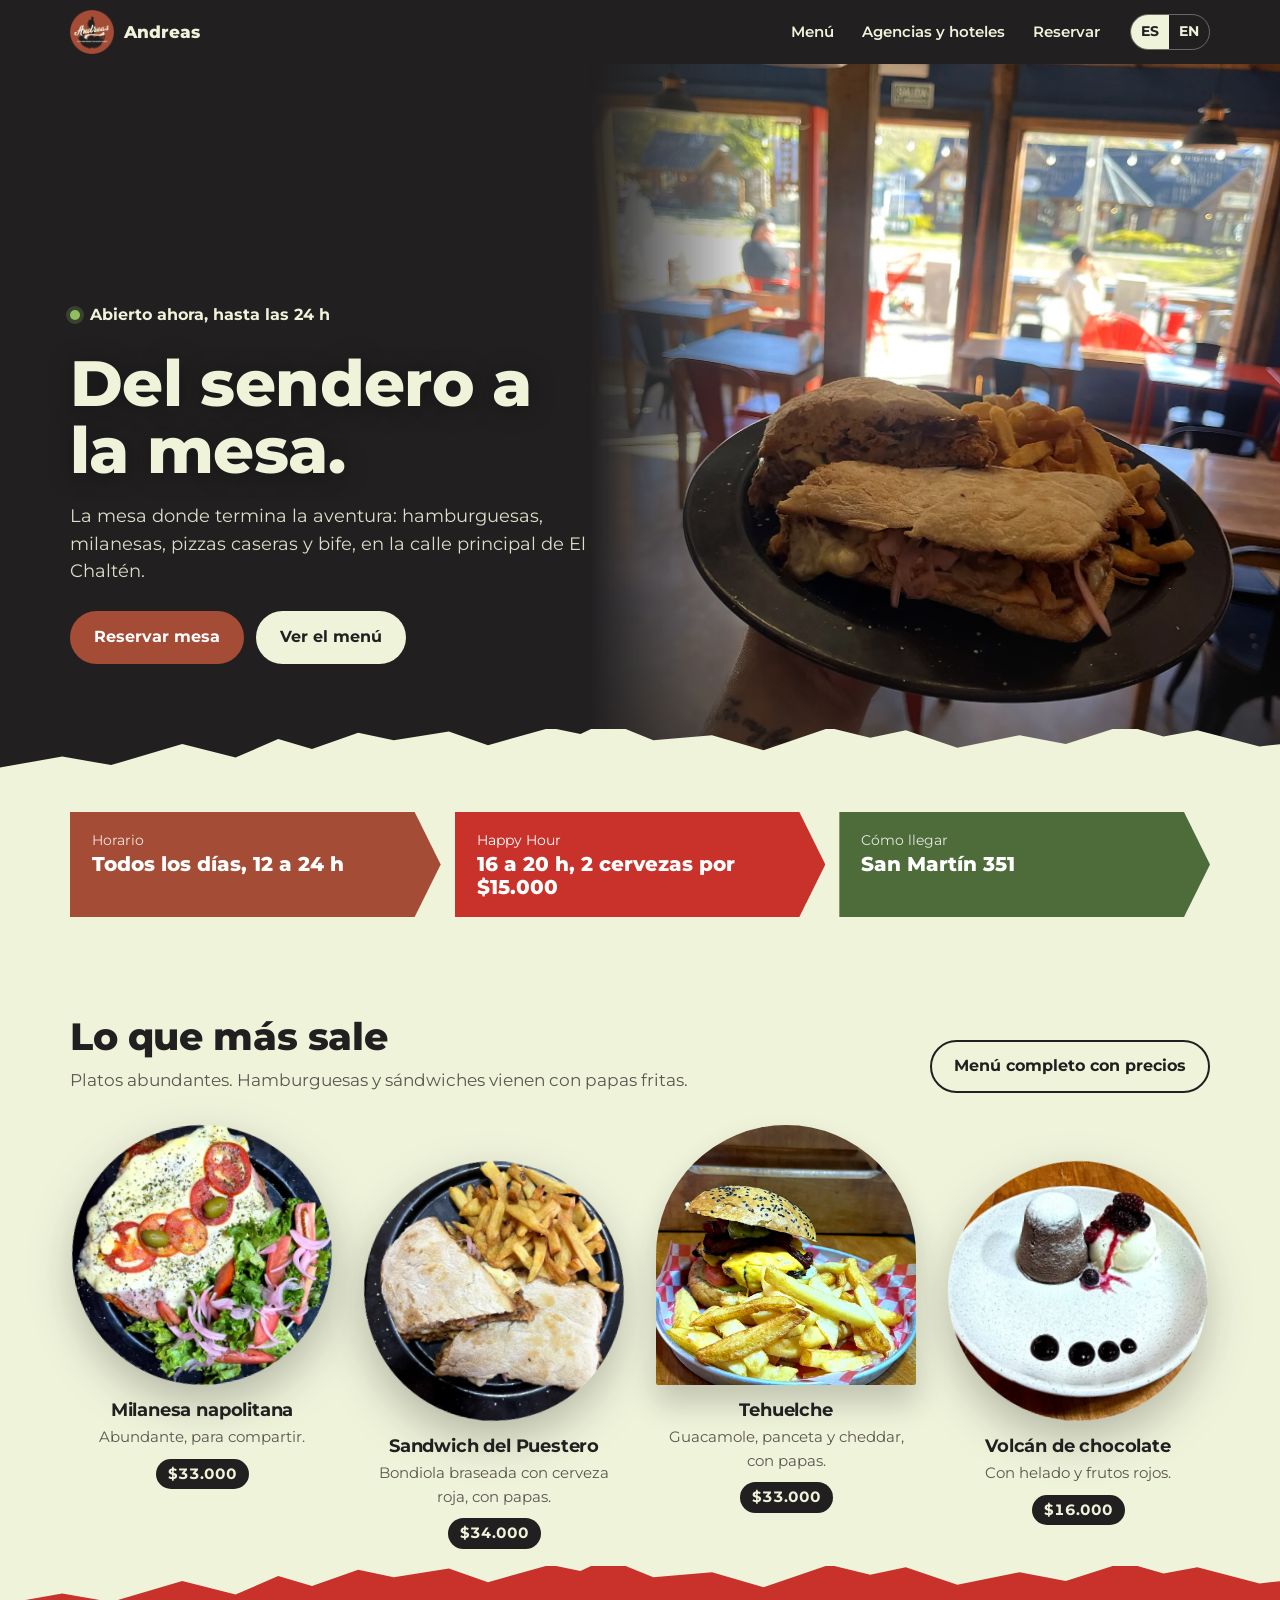
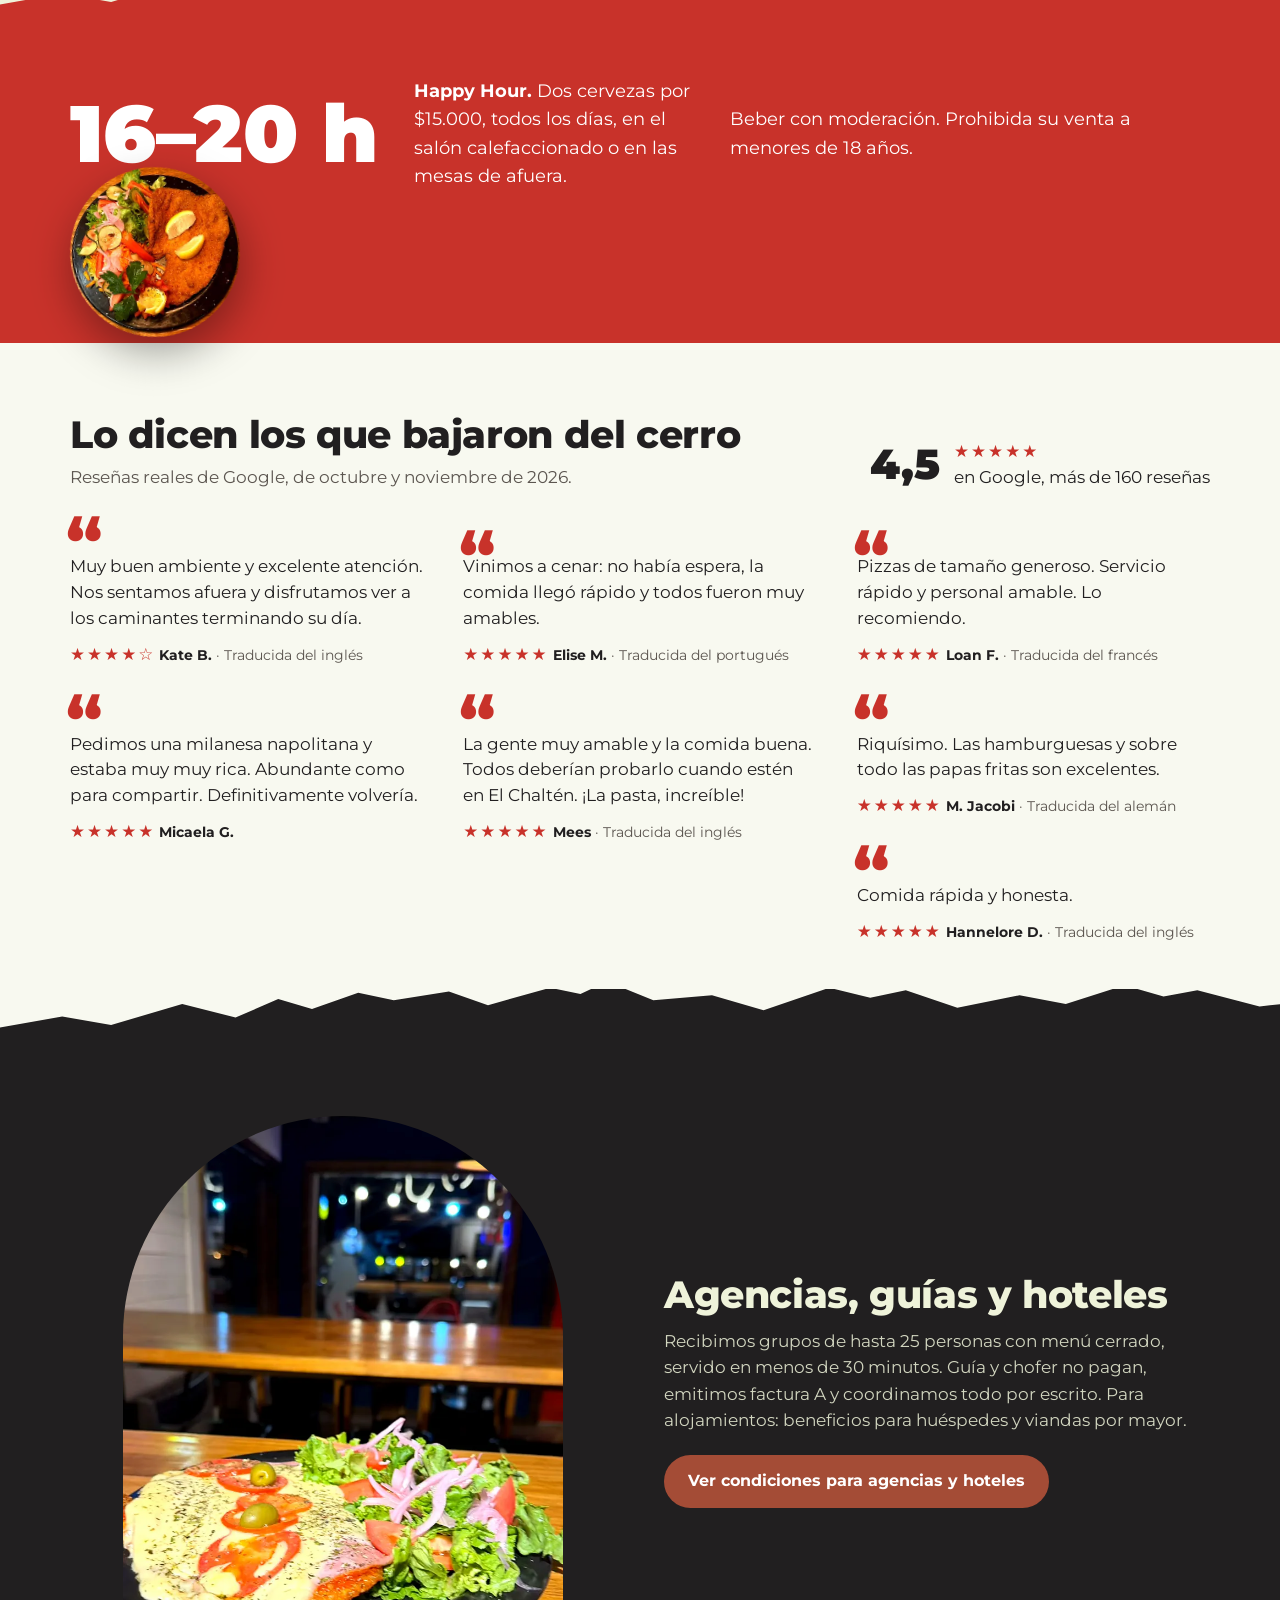
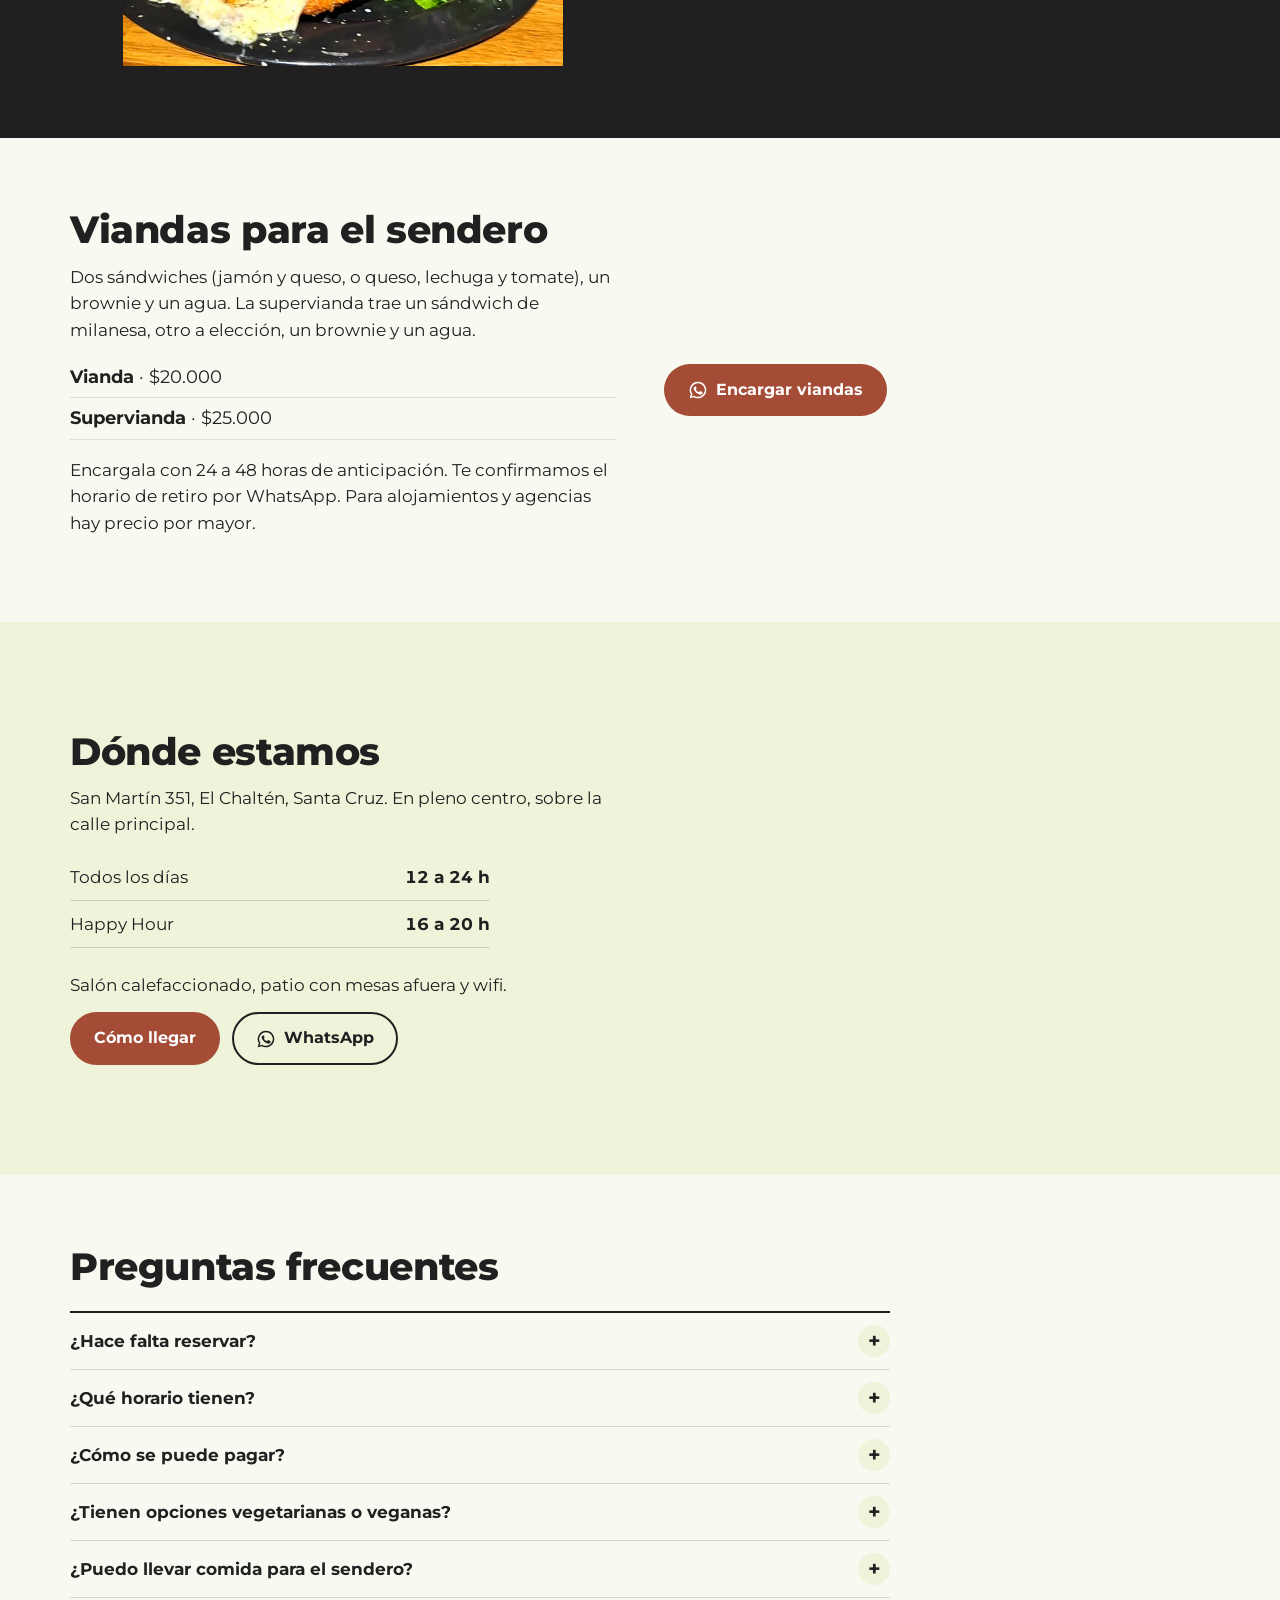
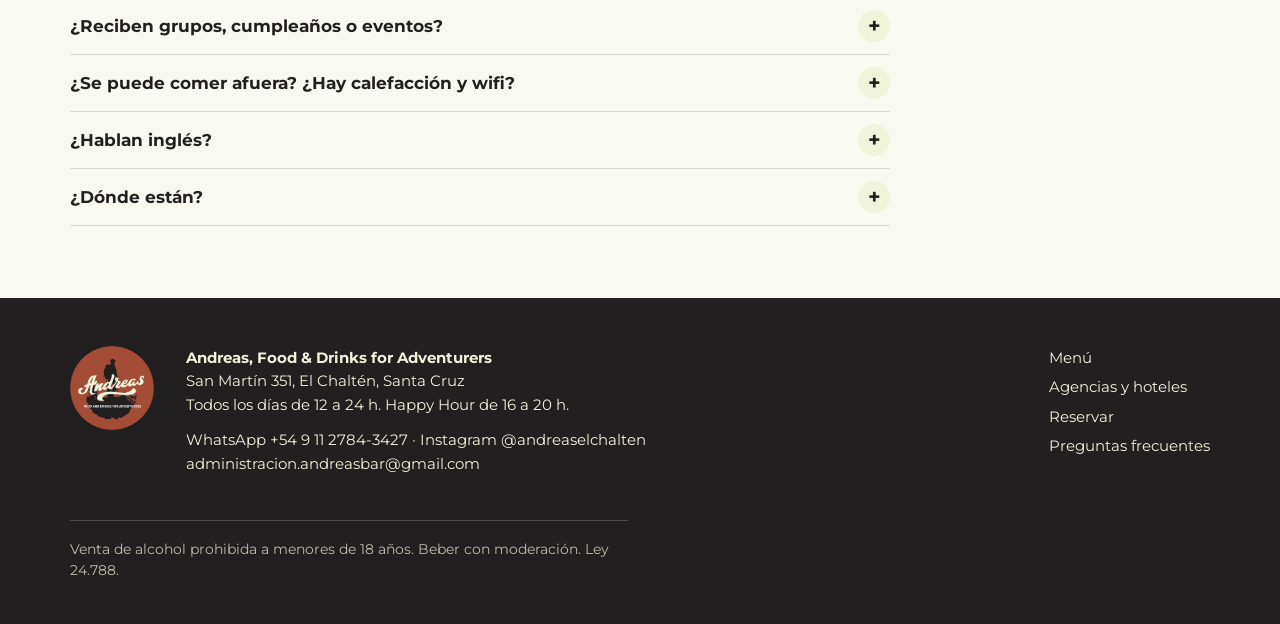
<file: index.html>
<!doctype html>
<html lang="es">
<head>
<meta charset="utf-8">
<meta name="viewport" content="width=device-width, initial-scale=1">
<title>Andreas | Restaurante en El Chaltén: hamburguesas y cerveza artesanal</title>
<meta name="description" content="Restaurante en El Chaltén para después del sendero: hamburguesas, milanesas, pizzas, pastas y bife, con cerveza artesanal tirada. Todos los días de 12 a 24 h.">
<link rel="canonical" href="https://andreaselchalten.com/">
<link rel="alternate" hreflang="es" href="https://andreaselchalten.com/">
<link rel="alternate" hreflang="en" href="https://andreaselchalten.com/en/">
<meta name="theme-color" content="#211f20">
<meta property="og:title" content="Andreas | Restaurante en El Chaltén: hamburguesas y cerveza artesanal">
<meta property="og:description" content="Restaurante en El Chaltén para después del sendero: hamburguesas, milanesas, pizzas, pastas y bife, con cerveza artesanal tirada. Todos los días de 12 a 24 h.">
<meta property="og:image" content="https://andreaselchalten.com/img/salon-sandwich-1400.webp">
<meta property="og:type" content="website">
<link rel="icon" type="image/png" href="/favicon.png">
<link rel="apple-touch-icon" href="/img/apple-touch-icon.png">
<link rel="manifest" href="/manifest.webmanifest">
<meta name="apple-mobile-web-app-title" content="Andreas">
<link rel="preconnect" href="https://fonts.googleapis.com">
<link rel="preconnect" href="https://fonts.gstatic.com" crossorigin>
<link rel="stylesheet" href="https://fonts.googleapis.com/css2?family=Montserrat:wght@400..900&display=swap">
<link rel="stylesheet" href="/css/site.css">
<script type="application/ld+json">{"@context": "https://schema.org", "@type": "Restaurant", "@id": "https://andreaselchalten.com/#restaurante", "name": "Andreas – Food & Drinks for Adventurers", "url": "https://andreaselchalten.com/", "image": ["https://andreaselchalten.com/img/salon-sandwich-1400.webp", "https://andreaselchalten.com/img/logo-1024.png"], "logo": "https://andreaselchalten.com/img/logo-1024.png", "telephone": "+5491127843427", "email": "administracion.andreasbar@gmail.com", "address": {"@type": "PostalAddress", "streetAddress": "San Martín 351", "addressLocality": "El Chaltén", "addressRegion": "Santa Cruz", "postalCode": "9301", "addressCountry": "AR"}, "geo": {"@type": "GeoCoordinates", "latitude": -49.3312, "longitude": -72.8862}, "openingHoursSpecification": [{"@type": "OpeningHoursSpecification", "dayOfWeek": ["Monday", "Tuesday", "Wednesday", "Thursday", "Friday", "Saturday", "Sunday"], "opens": "12:00", "closes": "23:59"}], "servesCuisine": ["Hamburguesas", "Milanesas", "Pizza", "Pastas", "Parrilla"], "priceRange": "$$", "currenciesAccepted": "ARS, USD, EUR", "paymentAccepted": "Efectivo, tarjeta de crédito y débito, QR", "hasMenu": "https://andreaselchalten.com/menu/", "acceptsReservations": "https://andreaselchalten.com/reservas/", "sameAs": ["https://instagram.com/andreaselchalten"], "inLanguage": ["es", "en"]}</script>
<script type="application/ld+json">{"@context": "https://schema.org", "@type": "FAQPage", "inLanguage": "es", "mainEntity": [{"@type": "Question", "name": "¿Hace falta reservar?", "acceptedAnswer": {"@type": "Answer", "text": "No es obligatorio: podés venir directamente. Si querés asegurarte una mesa, reservala online eligiéndola en el plano, con al menos 12 horas de anticipación, o escribinos por WhatsApp."}}, {"@type": "Question", "name": "¿Qué horario tienen?", "acceptedAnswer": {"@type": "Answer", "text": "Abrimos todos los días de 12 a 24 h. El Happy Hour es de 16 a 20 h, con 2 cervezas por $15.000."}}, {"@type": "Question", "name": "¿Cómo se puede pagar?", "acceptedAnswer": {"@type": "Answer", "text": "Aceptamos tarjeta, QR, efectivo en pesos, dólares y euros."}}, {"@type": "Question", "name": "¿Tienen opciones vegetarianas o veganas?", "acceptedAnswer": {"@type": "Answer", "text": "Sí, vegetarianas: la hamburguesa Corinto con medallón de vegetales, la provoleta y las pizzas mozzarella, napolitana y fugazza. No tenemos platos veganos. Si tenés alergias, avisale al mozo antes de pedir."}}, {"@type": "Question", "name": "¿Puedo llevar comida para el sendero?", "acceptedAnswer": {"@type": "Answer", "text": "Sí, preparamos viandas: dos sándwiches, un brownie y un agua por $20.000, o la supervianda con sándwich de milanesa por $25.000. Encargalas con 24 a 48 horas de anticipación y te confirmamos el horario de retiro por WhatsApp."}}, {"@type": "Question", "name": "¿Reciben grupos, cumpleaños o eventos?", "acceptedAnswer": {"@type": "Answer", "text": "Sí. Para 7 personas o más armamos una mesa grande, adentro o en el patio: pedila desde la página de reservas. Las agencias y guías tienen menú grupal para hasta 25 personas, servido en menos de 30 minutos y con factura A."}}, {"@type": "Question", "name": "¿Se puede comer afuera? ¿Hay calefacción y wifi?", "acceptedAnswer": {"@type": "Answer", "text": "Sí: tenemos patio con mesas afuera sobre la calle San Martín y un salón calefaccionado para los días de viento. Hay wifi para los clientes."}}, {"@type": "Question", "name": "¿Hablan inglés?", "acceptedAnswer": {"@type": "Answer", "text": "Sí, atendemos en español y en inglés, y la carta está en los dos idiomas."}}, {"@type": "Question", "name": "¿Dónde están?", "acceptedAnswer": {"@type": "Answer", "text": "En San Martín 351, la calle principal de El Chaltén, en pleno centro."}}]}</script>
</head>
<body>
<a class="salto" href="#contenido">Ir al contenido</a>
<header class="top">
<div class="wrap">
<a class="marca" href="/" aria-label="Andreas, ir al inicio"><img src="/img/icon-192.png" alt="" width="44" height="44"><span>Andreas</span></a>
<nav class="nav" aria-label="Principal"><a href="/menu/">Menú</a><a href="/agencias/">Agencias y hoteles</a><a href="/reservas/">Reservar</a></nav>
<div class="idioma"><span>ES</span><a href="/en/" hreflang="en" lang="en" aria-label="English version">EN</a></div>
</div>
</header>
<main id="contenido">
<section class="portada" id="arriba">
<img class="portada-foto" src="/img/salon-sandwich-1400.webp" srcset="/img/salon-sandwich-800.webp 800w, /img/salon-sandwich-1400.webp 1400w" sizes="100vw" alt="Sandwich del Puestero con papas en el salón de Andreas, con la calle San Martín de fondo" width="1400" height="1867" fetchpriority="high">
<div class="wrap portada-texto">
<p class="estado" data-estado><i></i><span>Todos los días de 12 a 24 h</span></p>
<h1>Del sendero a la mesa.</h1>
<p class="bajada">La mesa donde termina la aventura: hamburguesas, milanesas, pizzas caseras y bife, en la calle principal de El Chaltén.</p>
<div class="acciones">
<a class="btn btn-wa" href="/reservas/">Reservar mesa</a>
<a class="btn btn-claro" href="/menu/">Ver el menú</a>
</div>
</div>
<svg class="cresta " viewBox="0 0 1440 90" preserveAspectRatio="none" aria-hidden="true"><path fill="#eff3da" d="M0 90V62l70-18 55 14 80-34 60 22 48-30 38 16 52-26 40 12 62-14 44 22 70-28 34 10 30-20 52 30 66-8 58 24 74-36 46 16 40-12 58 28 70-20 52 14 66-30 44 18 38-10 70 26 52-8V90z"/></svg>
</section>
<nav class="carteles" aria-label="Datos rápidos">
<div class="wrap">
<a class="cartel" href="#ubicacion"><small>Horario</small><strong>Todos los días, 12 a 24 h</strong></a>
<a class="cartel" href="#happy-hour"><small>Happy Hour</small><strong>16 a 20 h, 2 cervezas por $15.000</strong></a>
<a class="cartel" href="https://www.google.com/maps/search/?api=1&query=Andreas+Food+and+Drinks+San+Mart%C3%ADn+351+El+Chalt%C3%A9n"><small>Cómo llegar</small><strong>San Martín 351</strong></a>
</div>
</nav>
<section class="seccion mesa" id="platos">
<div class="wrap">
<div class="cabeza">
<div><h2>Lo que más sale</h2>
<p>Platos abundantes. Hamburguesas y sándwiches vienen con papas fritas.</p></div>
<a class="btn btn-linea" href="/menu/">Menú completo con precios</a>
</div>
<div class="platos"><article class="plato plato-circulo">
<div class="foto"><img src="/img/plato-napolitana.webp" alt="Milanesa napolitana" width="640" height="640" loading="lazy"></div>
<h3>Milanesa napolitana</h3>
<p>Abundante, para compartir.</p>
<span class="precio etiqueta-precio">$33.000</span>
</article><article class="plato plato-circulo">
<div class="foto"><img src="/img/plato-puestero.webp" alt="Sandwich del Puestero" width="640" height="640" loading="lazy"></div>
<h3>Sandwich del Puestero</h3>
<p>Bondiola braseada con cerveza roja, con papas.</p>
<span class="precio etiqueta-precio">$34.000</span>
</article><article class="plato plato-arco">
<div class="foto"><img src="/img/burger-tehuelche-800.webp" alt="Tehuelche" width="640" height="853" loading="lazy"></div>
<h3>Tehuelche</h3>
<p>Guacamole, panceta y cheddar, con papas.</p>
<span class="precio etiqueta-precio">$33.000</span>
</article><article class="plato plato-circulo">
<div class="foto"><img src="/img/plato-volcan.webp" alt="Volcán de chocolate" width="640" height="640" loading="lazy"></div>
<h3>Volcán de chocolate</h3>
<p>Con helado y frutos rojos.</p>
<span class="precio etiqueta-precio">$16.000</span>
</article></div>
</div>
</section>
<section class="hh" id="happy-hour" data-tono="oscuro">
<svg class="cresta arriba" viewBox="0 0 1440 90" preserveAspectRatio="none" aria-hidden="true"><path fill="#c8322a" d="M0 90V62l70-18 55 14 80-34 60 22 48-30 38 16 52-26 40 12 62-14 44 22 70-28 34 10 30-20 52 30 66-8 58 24 74-36 46 16 40-12 58 28 70-20 52 14 66-30 44 18 38-10 70 26 52-8V90z"/></svg>
<div class="wrap">
<div class="grande">16–20 h</div>
<p><b>Happy Hour.</b> Dos cervezas por $15.000, todos los días, en el salón calefaccionado o en las mesas de afuera.</p>
<p class="legal-hh">Beber con moderación. Prohibida su venta a menores de 18 años.</p>
<img class="hh-plato" src="/img/plato-milanesa-sm.webp" alt="" width="320" height="320" loading="lazy">
</div>
</section>
<section class="seccion" id="resenas">
<div class="wrap">
<div class="cabeza">
<div><h2>Lo dicen los que bajaron del cerro</h2>
<p>Reseñas reales de Google, de octubre y noviembre de 2026.</p></div>
<a class="puntaje" href="https://www.google.com/maps/search/?api=1&query=Andreas+Food+and+Drinks+San+Mart%C3%ADn+351+El+Chalt%C3%A9n"><b>4,5</b><span><span class="estrellas" aria-hidden="true">★★★★★</span><br>en Google, más de 160 reseñas</span></a>
</div>
<div class="resenas"><figure class="resena">
<blockquote><p>Muy buen ambiente y excelente atención. Nos sentamos afuera y disfrutamos ver a los caminantes terminando su día.</p></blockquote>
<figcaption><span class="estrellas" aria-label="4 estrellas">★★★★☆</span> <b>Kate B.</b> <span>· Traducida del inglés</span></figcaption>
</figure>
<figure class="resena">
<blockquote><p>Pedimos una milanesa napolitana y estaba muy muy rica. Abundante como para compartir. Definitivamente volvería.</p></blockquote>
<figcaption><span class="estrellas" aria-label="5 estrellas">★★★★★</span> <b>Micaela G.</b></figcaption>
</figure>
<figure class="resena">
<blockquote><p>Vinimos a cenar: no había espera, la comida llegó rápido y todos fueron muy amables.</p></blockquote>
<figcaption><span class="estrellas" aria-label="5 estrellas">★★★★★</span> <b>Elise M.</b> <span>· Traducida del portugués</span></figcaption>
</figure>
<figure class="resena">
<blockquote><p>La gente muy amable y la comida buena. Todos deberían probarlo cuando estén en El Chaltén. ¡La pasta, increíble!</p></blockquote>
<figcaption><span class="estrellas" aria-label="5 estrellas">★★★★★</span> <b>Mees</b> <span>· Traducida del inglés</span></figcaption>
</figure>
<figure class="resena">
<blockquote><p>Pizzas de tamaño generoso. Servicio rápido y personal amable. Lo recomiendo.</p></blockquote>
<figcaption><span class="estrellas" aria-label="5 estrellas">★★★★★</span> <b>Loan F.</b> <span>· Traducida del francés</span></figcaption>
</figure>
<figure class="resena">
<blockquote><p>Riquísimo. Las hamburguesas y sobre todo las papas fritas son excelentes.</p></blockquote>
<figcaption><span class="estrellas" aria-label="5 estrellas">★★★★★</span> <b>M. Jacobi</b> <span>· Traducida del alemán</span></figcaption>
</figure>
<figure class="resena">
<blockquote><p>Comida rápida y honesta.</p></blockquote>
<figcaption><span class="estrellas" aria-label="5 estrellas">★★★★★</span> <b>Hannelore D.</b> <span>· Traducida del inglés</span></figcaption>
</figure></div>
</div>
</section>
<section class="seccion grupos" id="grupos" data-tono="oscuro">
<svg class="cresta arriba" viewBox="0 0 1440 90" preserveAspectRatio="none" aria-hidden="true"><path fill="#211f20" d="M0 90V62l70-18 55 14 80-34 60 22 48-30 38 16 52-26 40 12 62-14 44 22 70-28 34 10 30-20 52 30 66-8 58 24 74-36 46 16 40-12 58 28 70-20 52 14 66-30 44 18 38-10 70 26 52-8V90z"/></svg>
<div class="wrap dividido">
<div class="arco-foto"><img style="object-position:50% 88%" src="/img/napolitana-salon-800.webp" alt="Milanesa napolitana con ensalada en el salón de noche" width="800" height="1067" loading="lazy"></div>
<div>
<h2>Agencias, guías y hoteles</h2>
<p style="margin-top:14px">Recibimos grupos de hasta 25 personas con menú cerrado, servido en menos de 30 minutos. Guía y chofer no pagan, emitimos factura A y coordinamos todo por escrito. Para alojamientos: beneficios para huéspedes y viandas por mayor.</p>
<div class="acciones" style="margin-top:22px"><a class="btn btn-wa" href="/agencias/">Ver condiciones para agencias y hoteles</a></div>
</div>
</div>
</section>
<section class="seccion" id="viandas">
<div class="wrap dividido">
<div>
<h2>Viandas para el sendero</h2>
<p style="margin-top:14px">Dos sándwiches (jamón y queso, o queso, lechuga y tomate), un brownie y un agua. La supervianda trae un sándwich de milanesa, otro a elección, un brownie y un agua.</p>
<ul class="precios-vianda" style="margin-top:14px;padding:0;list-style:none">
<li><b>Vianda</b> · $20.000</li>
<li><b>Supervianda</b> · $25.000</li>
</ul>
<p class="ayuda" style="margin-top:10px">Encargala con 24 a 48 horas de anticipación. Te confirmamos el horario de retiro por WhatsApp. Para alojamientos y agencias hay precio por mayor.</p>
</div>
<div><details class="pedir"><summary class="btn btn-wa"><svg viewBox="0 0 24 24" aria-hidden="true"><path fill="currentColor" d="M12 2a10 10 0 0 0-8.6 15.1L2 22l5-1.3A10 10 0 1 0 12 2Zm0 18.2a8.2 8.2 0 0 1-4.2-1.1l-.3-.2-3 .8.8-2.9-.2-.3A8.2 8.2 0 1 1 12 20.2Zm4.5-6.1c-.2-.1-1.5-.7-1.7-.8s-.4-.1-.6.1-.7.8-.8 1-.3.2-.5.1a6.7 6.7 0 0 1-3.3-2.9c-.3-.4.2-.4.7-1.3.1-.2 0-.3 0-.4l-.8-1.8c-.2-.5-.4-.4-.6-.4h-.5a1 1 0 0 0-.7.3 3 3 0 0 0-.9 2.2 5.2 5.2 0 0 0 1.1 2.7 11.8 11.8 0 0 0 4.5 4c1.7.7 2.3.8 3.2.6a2.7 2.7 0 0 0 1.8-1.2 2.2 2.2 0 0 0 .1-1.2c0-.1-.2-.2-.4-.3Z"/></svg>Encargar viandas</summary><form class="form" data-wa="Hola, quiero encargar viandas." data-api="grupo" data-prefijo="v" data-tipo="Viandas" novalidate style="margin-top:24px">
<div class="full"><label for="v-agencia">Tu nombre o el de tu alojamiento</label><input id="v-agencia" required data-etiqueta="Nombre" autocomplete="name"></div>
<div><label for="v-menu">Qué vianda</label><select id="v-menu" required data-etiqueta="Vianda"><option value="">Elegí una opción</option><option>Vianda ($20.000)</option><option>Supervianda ($25.000)</option><option>Mitad y mitad</option></select></div>
<div><label for="v-pax">Cantidad</label><input id="v-pax" type="number" min="1" max="200" required inputmode="numeric" data-etiqueta="Cantidad"></div>
<div><label for="v-fecha">Día de retiro</label><input id="v-fecha" type="date" required data-anticipacion="1" data-etiqueta="Retiro"></div>
<div><label for="v-hora">Hora de retiro</label><input id="v-hora" type="time" required data-etiqueta="Hora"></div>
<div class="full"><label for="v-notas">Comentarios</label><textarea id="v-notas" data-etiqueta="Comentarios" placeholder="Cuántas vegetarianas, a qué sendero vas, etc."></textarea></div>
<div class="trampa" aria-hidden="true"><label>Sitio web<input name="web" tabindex="-1" autocomplete="off"></label></div><p class="error full" hidden role="alert">Revisá los campos marcados: faltan datos.</p>
<div class="full"><button class="btn btn-wa" type="submit"><svg viewBox="0 0 24 24" aria-hidden="true"><path fill="currentColor" d="M12 2a10 10 0 0 0-8.6 15.1L2 22l5-1.3A10 10 0 1 0 12 2Zm0 18.2a8.2 8.2 0 0 1-4.2-1.1l-.3-.2-3 .8.8-2.9-.2-.3A8.2 8.2 0 1 1 12 20.2Zm4.5-6.1c-.2-.1-1.5-.7-1.7-.8s-.4-.1-.6.1-.7.8-.8 1-.3.2-.5.1a6.7 6.7 0 0 1-3.3-2.9c-.3-.4.2-.4.7-1.3.1-.2 0-.3 0-.4l-.8-1.8c-.2-.5-.4-.4-.6-.4h-.5a1 1 0 0 0-.7.3 3 3 0 0 0-.9 2.2 5.2 5.2 0 0 0 1.1 2.7 11.8 11.8 0 0 0 4.5 4c1.7.7 2.3.8 3.2.6a2.7 2.7 0 0 0 1.8-1.2 2.2 2.2 0 0 0 .1-1.2c0-.1-.2-.2-.4-.3Z"/></svg>Pedir viandas por WhatsApp</button></div>
</form></details></div>
</div>
</section>
<section class="seccion alt" id="ubicacion">
<div class="wrap dividido">
<div>
<h2>Dónde estamos</h2>
<p style="margin-top:14px">San Martín 351, El Chaltén, Santa Cruz. En pleno centro, sobre la calle principal.</p>
<table class="horario">
<tr><td>Todos los días</td><td>12 a 24 h</td></tr>
<tr><td>Happy Hour</td><td>16 a 20 h</td></tr>
</table>
<p>Salón calefaccionado, patio con mesas afuera y wifi.</p>
<div class="acciones"><a class="btn btn-wa" href="https://www.google.com/maps/search/?api=1&query=Andreas+Food+and+Drinks+San+Mart%C3%ADn+351+El+Chalt%C3%A9n">Cómo llegar</a><a class="btn btn-linea" href="https://wa.me/5491127843427?text=Hola%2C%20vi%20la%20web%20de%20Andreas%20y%20quiero%20consultar%3A%20"><svg viewBox="0 0 24 24" aria-hidden="true"><path fill="currentColor" d="M12 2a10 10 0 0 0-8.6 15.1L2 22l5-1.3A10 10 0 1 0 12 2Zm0 18.2a8.2 8.2 0 0 1-4.2-1.1l-.3-.2-3 .8.8-2.9-.2-.3A8.2 8.2 0 1 1 12 20.2Zm4.5-6.1c-.2-.1-1.5-.7-1.7-.8s-.4-.1-.6.1-.7.8-.8 1-.3.2-.5.1a6.7 6.7 0 0 1-3.3-2.9c-.3-.4.2-.4.7-1.3.1-.2 0-.3 0-.4l-.8-1.8c-.2-.5-.4-.4-.6-.4h-.5a1 1 0 0 0-.7.3 3 3 0 0 0-.9 2.2 5.2 5.2 0 0 0 1.1 2.7 11.8 11.8 0 0 0 4.5 4c1.7.7 2.3.8 3.2.6a2.7 2.7 0 0 0 1.8-1.2 2.2 2.2 0 0 0 .1-1.2c0-.1-.2-.2-.4-.3Z"/></svg>WhatsApp</a></div>
</div>
<iframe class="mapa" src="https://www.google.com/maps?q=Andreas+Food+%26+Drinks,+San+Mart%C3%ADn+351,+El+Chalt%C3%A9n,+Santa+Cruz&output=embed" title="Mapa de Andreas en El Chaltén" loading="lazy" referrerpolicy="no-referrer-when-downgrade"></iframe>
</div>
</section>
<section class="seccion" id="preguntas">
<div class="wrap">
<h2>Preguntas frecuentes</h2>
<div class="preguntas"><details class="pregunta"><summary>¿Hace falta reservar?</summary><p>No es obligatorio: podés venir directamente. Si querés asegurarte una mesa, reservala online eligiéndola en el plano, con al menos 12 horas de anticipación, o escribinos por WhatsApp. <a href="/reservas/">Reservar mesa</a></p></details><details class="pregunta"><summary>¿Qué horario tienen?</summary><p>Abrimos todos los días de 12 a 24 h. El Happy Hour es de 16 a 20 h, con 2 cervezas por $15.000.</p></details><details class="pregunta"><summary>¿Cómo se puede pagar?</summary><p>Aceptamos tarjeta, QR, efectivo en pesos, dólares y euros.</p></details><details class="pregunta"><summary>¿Tienen opciones vegetarianas o veganas?</summary><p>Sí, vegetarianas: la hamburguesa Corinto con medallón de vegetales, la provoleta y las pizzas mozzarella, napolitana y fugazza. No tenemos platos veganos. Si tenés alergias, avisale al mozo antes de pedir. <a href="/menu/">Ver el menú</a></p></details><details class="pregunta"><summary>¿Puedo llevar comida para el sendero?</summary><p>Sí, preparamos viandas: dos sándwiches, un brownie y un agua por $20.000, o la supervianda con sándwich de milanesa por $25.000. Encargalas con 24 a 48 horas de anticipación y te confirmamos el horario de retiro por WhatsApp. <a href="#viandas">Encargar viandas</a></p></details><details class="pregunta"><summary>¿Reciben grupos, cumpleaños o eventos?</summary><p>Sí. Para 7 personas o más armamos una mesa grande, adentro o en el patio: pedila desde la página de reservas. Las agencias y guías tienen menú grupal para hasta 25 personas, servido en menos de 30 minutos y con factura A. <a href="/agencias/">Agencias, guías y hoteles</a></p></details><details class="pregunta"><summary>¿Se puede comer afuera? ¿Hay calefacción y wifi?</summary><p>Sí: tenemos patio con mesas afuera sobre la calle San Martín y un salón calefaccionado para los días de viento. Hay wifi para los clientes.</p></details><details class="pregunta"><summary>¿Hablan inglés?</summary><p>Sí, atendemos en español y en inglés, y la carta está en los dos idiomas.</p></details><details class="pregunta"><summary>¿Dónde están?</summary><p>En San Martín 351, la calle principal de El Chaltén, en pleno centro. <a href="#ubicacion">Cómo llegar</a></p></details></div>
</div>
</section>
<nav class="indice" aria-label="En esta página" data-indice>
<ol>
<li><a href="#arriba"><span>Inicio</span></a></li>
<li><a href="#platos"><span>Lo que más sale</span></a></li>
<li><a href="#happy-hour"><span>Happy Hour</span></a></li>
<li><a href="#resenas"><span>Reseñas</span></a></li>
<li><a href="#grupos"><span>Grupos y agencias</span></a></li>
<li><a href="#viandas"><span>Viandas</span></a></li>
<li><a href="#ubicacion"><span>Cómo llegar</span></a></li>
<li><a href="#preguntas"><span>Preguntas</span></a></li>
<li class="indice-cta"><a href="/reservas/">Reservar mesa</a></li>
</ol>
</nav>
</main>
<footer class="pie">
<div class="wrap">
<img src="/img/logo-512.webp" alt="Andreas, Food and Drinks for Adventurers" width="84" height="84" loading="lazy">
<div>
<p><b>Andreas, Food &amp; Drinks for Adventurers</b><br>San Martín 351, El Chaltén, Santa Cruz<br>Todos los días de 12 a 24 h. Happy Hour de 16 a 20 h.</p>
<p><a href="https://wa.me/5491127843427">WhatsApp +54 9 11 2784-3427</a> · <a href="https://instagram.com/andreaselchalten">Instagram @andreaselchalten</a><br><a href="mailto:administracion.andreasbar@gmail.com">administracion.andreasbar@gmail.com</a></p>
</div>
<ul><li><a href="/menu/">Menú</a></li><li><a href="/agencias/">Agencias y hoteles</a></li><li><a href="/reservas/">Reservar</a></li><li><a href="/#preguntas">Preguntas frecuentes</a></li></ul>
<p class="legal">Venta de alcohol prohibida a menores de 18 años. Beber con moderación. Ley 24.788.</p>
</div>
</footer>
<nav class="barra-movil" aria-label="Acciones rápidas">
<a class="btn btn-wa" href="/reservas/">Reservar mesa</a>
<a class="btn btn-claro" href="https://wa.me/5491127843427?text=Hola%2C%20vi%20la%20web%20de%20Andreas%20y%20quiero%20consultar%3A%20"><svg viewBox="0 0 24 24" aria-hidden="true"><path fill="currentColor" d="M12 2a10 10 0 0 0-8.6 15.1L2 22l5-1.3A10 10 0 1 0 12 2Zm0 18.2a8.2 8.2 0 0 1-4.2-1.1l-.3-.2-3 .8.8-2.9-.2-.3A8.2 8.2 0 1 1 12 20.2Zm4.5-6.1c-.2-.1-1.5-.7-1.7-.8s-.4-.1-.6.1-.7.8-.8 1-.3.2-.5.1a6.7 6.7 0 0 1-3.3-2.9c-.3-.4.2-.4.7-1.3.1-.2 0-.3 0-.4l-.8-1.8c-.2-.5-.4-.4-.6-.4h-.5a1 1 0 0 0-.7.3 3 3 0 0 0-.9 2.2 5.2 5.2 0 0 0 1.1 2.7 11.8 11.8 0 0 0 4.5 4c1.7.7 2.3.8 3.2.6a2.7 2.7 0 0 0 1.8-1.2 2.2 2.2 0 0 0 .1-1.2c0-.1-.2-.2-.4-.3Z"/></svg>WhatsApp</a>
</nav>
<script src="/js/site.js" defer></script>
</body>
</html>
</file>
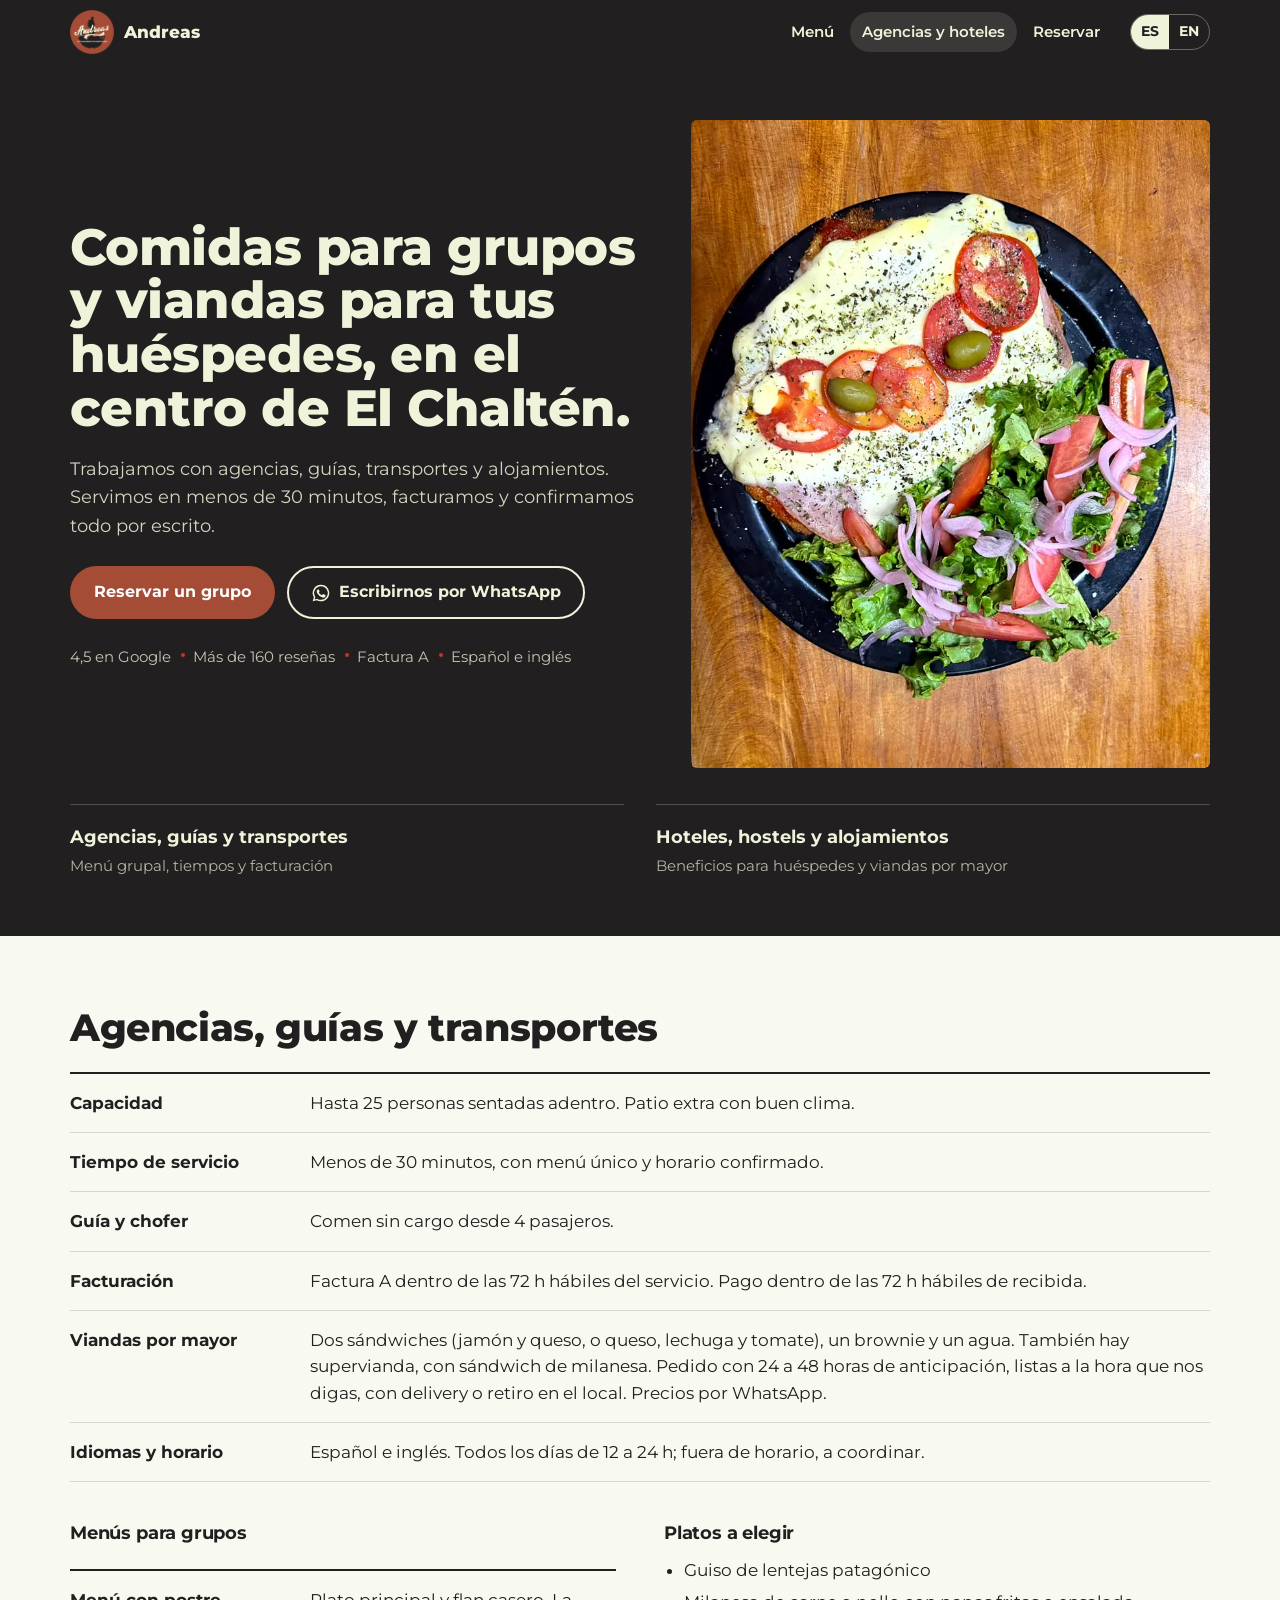
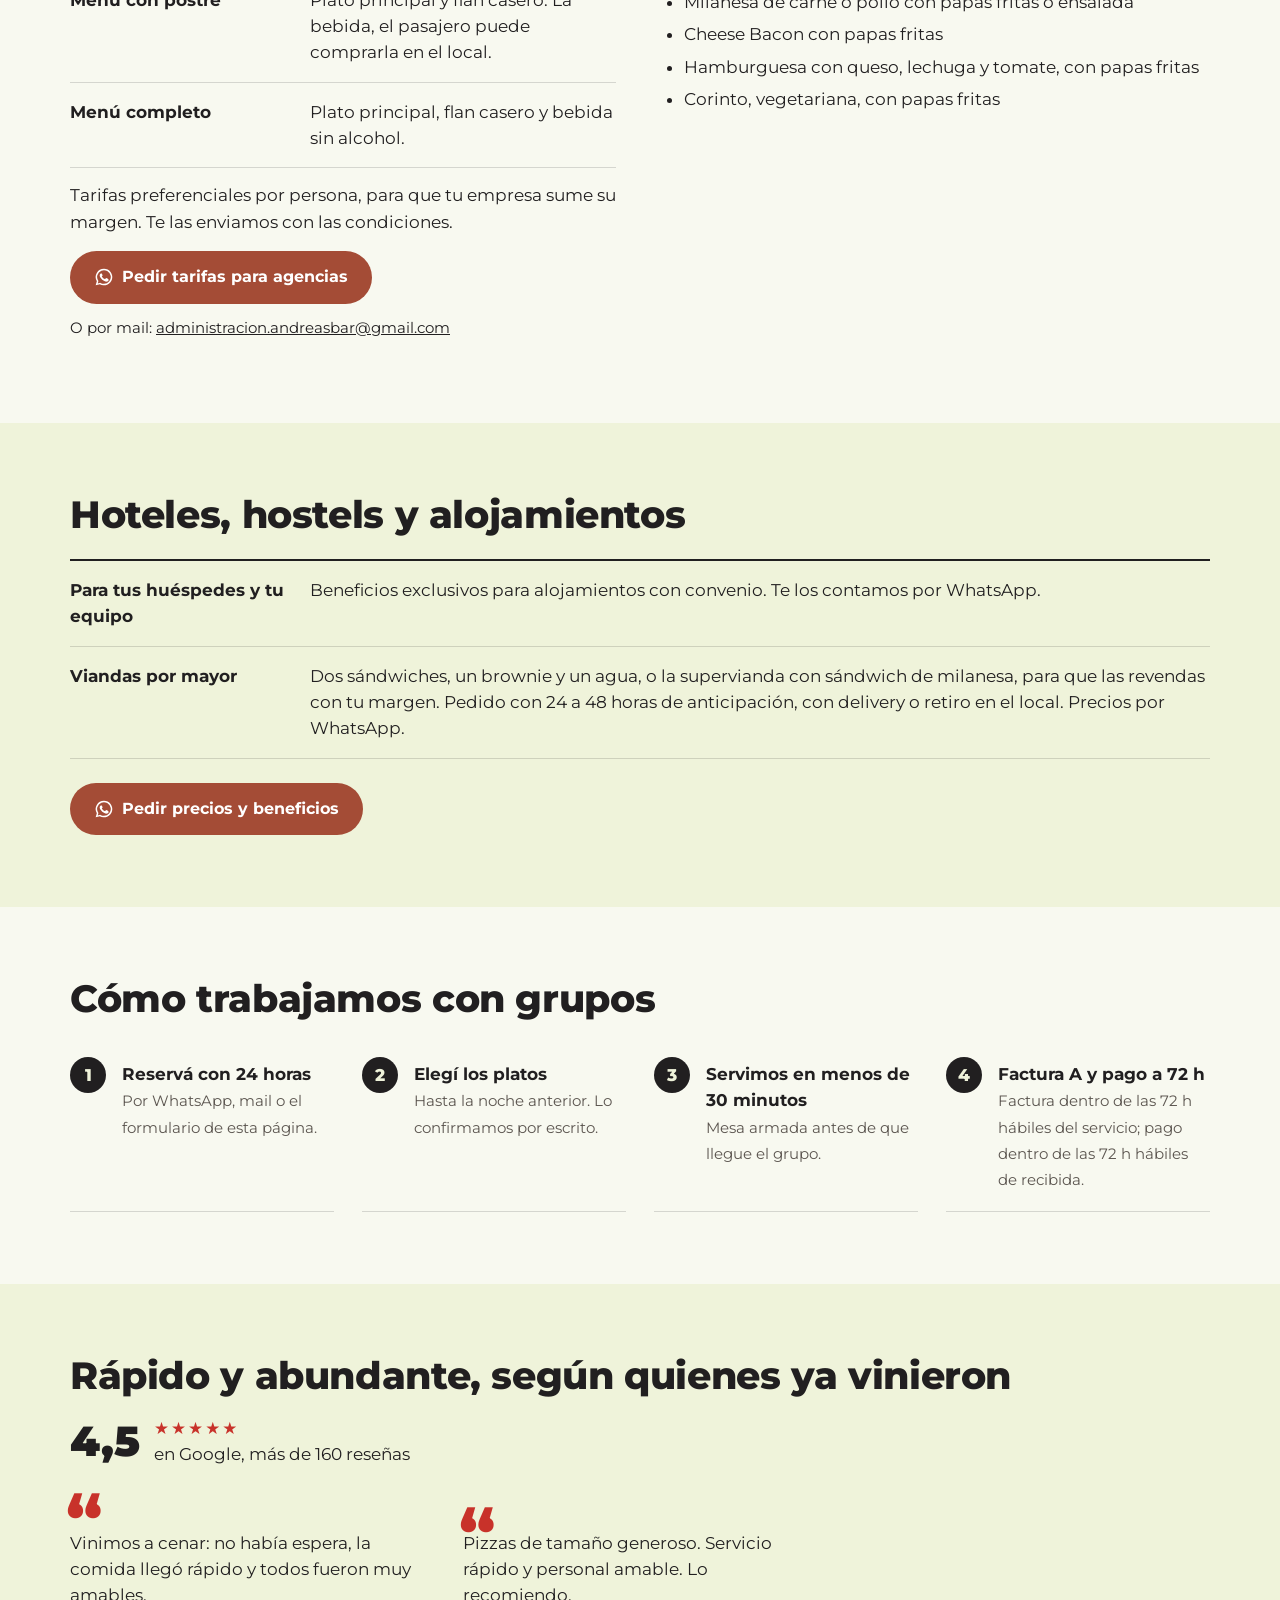
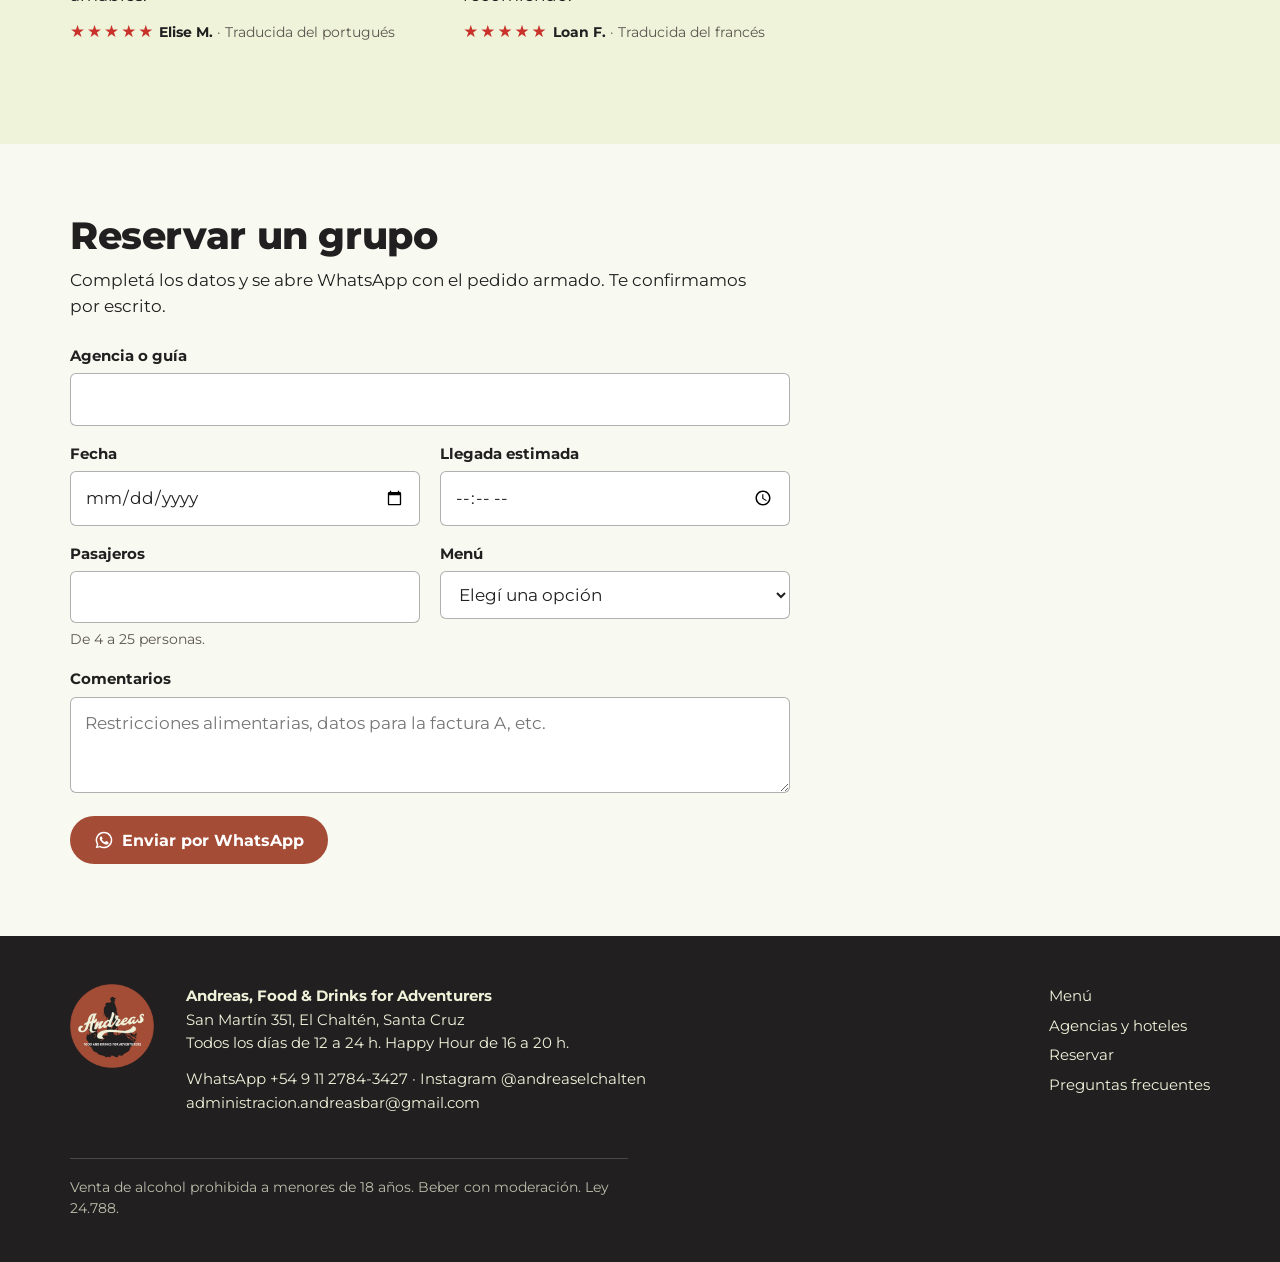
<file: agencias/index.html>
<!doctype html>
<html lang="es">
<head>
<meta charset="utf-8">
<meta name="viewport" content="width=device-width, initial-scale=1">
<title>Agencias, guías y hoteles | Andreas, El Chaltén</title>
<meta name="description" content="Menú grupal para agencias y guías en El Chaltén: hasta 25 personas, servido en menos de 30 minutos, guía y chofer sin cargo, factura A.">
<link rel="canonical" href="https://andreaselchalten.com/agencias/">
<link rel="alternate" hreflang="es" href="https://andreaselchalten.com/agencias/">
<link rel="alternate" hreflang="en" href="https://andreaselchalten.com/en/agencies/">
<meta name="theme-color" content="#211f20">
<meta property="og:title" content="Agencias, guías y hoteles | Andreas, El Chaltén">
<meta property="og:description" content="Menú grupal para agencias y guías en El Chaltén: hasta 25 personas, servido en menos de 30 minutos, guía y chofer sin cargo, factura A.">
<meta property="og:image" content="https://andreaselchalten.com/img/salon-sandwich-1400.webp">
<meta property="og:type" content="website">
<link rel="icon" type="image/png" href="/favicon.png">
<link rel="apple-touch-icon" href="/img/apple-touch-icon.png">
<link rel="manifest" href="/manifest.webmanifest">
<meta name="apple-mobile-web-app-title" content="Andreas">
<link rel="preconnect" href="https://fonts.googleapis.com">
<link rel="preconnect" href="https://fonts.gstatic.com" crossorigin>
<link rel="stylesheet" href="https://fonts.googleapis.com/css2?family=Montserrat:wght@400..900&display=swap">
<link rel="stylesheet" href="/css/site.css">
<script type="application/ld+json">{"@context": "https://schema.org", "@type": "Restaurant", "@id": "https://andreaselchalten.com/#restaurante", "name": "Andreas – Food & Drinks for Adventurers", "url": "https://andreaselchalten.com/", "image": ["https://andreaselchalten.com/img/salon-sandwich-1400.webp", "https://andreaselchalten.com/img/logo-1024.png"], "logo": "https://andreaselchalten.com/img/logo-1024.png", "telephone": "+5491127843427", "email": "administracion.andreasbar@gmail.com", "address": {"@type": "PostalAddress", "streetAddress": "San Martín 351", "addressLocality": "El Chaltén", "addressRegion": "Santa Cruz", "postalCode": "9301", "addressCountry": "AR"}, "geo": {"@type": "GeoCoordinates", "latitude": -49.3312, "longitude": -72.8862}, "openingHoursSpecification": [{"@type": "OpeningHoursSpecification", "dayOfWeek": ["Monday", "Tuesday", "Wednesday", "Thursday", "Friday", "Saturday", "Sunday"], "opens": "12:00", "closes": "23:59"}], "servesCuisine": ["Hamburguesas", "Milanesas", "Pizza", "Pastas", "Parrilla"], "priceRange": "$$", "currenciesAccepted": "ARS, USD, EUR", "paymentAccepted": "Efectivo, tarjeta de crédito y débito, QR", "hasMenu": "https://andreaselchalten.com/menu/", "acceptsReservations": "https://andreaselchalten.com/reservas/", "sameAs": ["https://instagram.com/andreaselchalten"], "inLanguage": ["es", "en"]}</script>
</head>
<body>
<a class="salto" href="#contenido">Ir al contenido</a>
<header class="top">
<div class="wrap">
<a class="marca" href="/" aria-label="Andreas, ir al inicio"><img src="/img/icon-192.png" alt="" width="44" height="44"><span>Andreas</span></a>
<nav class="nav" aria-label="Principal"><a href="/menu/">Menú</a><a href="/agencias/" aria-current="page">Agencias y hoteles</a><a href="/reservas/">Reservar</a></nav>
<div class="idioma"><span>ES</span><a href="/en/agencies/" hreflang="en" lang="en" aria-label="English version">EN</a></div>
</div>
</header>
<main id="contenido">
<section class="hero hero-b2b">
<div class="wrap">
<div>
<h1>Comidas para grupos y viandas para tus huéspedes, en el centro de El Chaltén.</h1>
<p class="bajada">Trabajamos con agencias, guías, transportes y alojamientos. Servimos en menos de 30 minutos, facturamos y confirmamos todo por escrito.</p>
<div class="acciones">
<a class="btn btn-wa" href="#reservar-grupo">Reservar un grupo</a>
<a class="btn btn-linea" href="https://wa.me/5491127843427?text=Hola%2C%20vi%20la%20web%20de%20Andreas.%20Trabajo%20en%20una%20agencia%20y%20quiero%20empezar%20a%20trabajar%20con%20ustedes."><svg viewBox="0 0 24 24" aria-hidden="true"><path fill="currentColor" d="M12 2a10 10 0 0 0-8.6 15.1L2 22l5-1.3A10 10 0 1 0 12 2Zm0 18.2a8.2 8.2 0 0 1-4.2-1.1l-.3-.2-3 .8.8-2.9-.2-.3A8.2 8.2 0 1 1 12 20.2Zm4.5-6.1c-.2-.1-1.5-.7-1.7-.8s-.4-.1-.6.1-.7.8-.8 1-.3.2-.5.1a6.7 6.7 0 0 1-3.3-2.9c-.3-.4.2-.4.7-1.3.1-.2 0-.3 0-.4l-.8-1.8c-.2-.5-.4-.4-.6-.4h-.5a1 1 0 0 0-.7.3 3 3 0 0 0-.9 2.2 5.2 5.2 0 0 0 1.1 2.7 11.8 11.8 0 0 0 4.5 4c1.7.7 2.3.8 3.2.6a2.7 2.7 0 0 0 1.8-1.2 2.2 2.2 0 0 0 .1-1.2c0-.1-.2-.2-.4-.3Z"/></svg>Escribirnos por WhatsApp</a>
</div>
<ul class="confianza"><li>4,5 en Google</li><li>Más de 160 reseñas</li><li>Factura A</li><li>Español e inglés</li></ul>
</div>
<figure><img src="/img/milanesa-napolitana-800.webp" alt="Milanesa napolitana con ensalada" width="800" height="1067"></figure>
</div>
<div class="wrap"><nav class="caminos" aria-label="Elegí tu perfil">
<a class="camino" href="#agencias"><b>Agencias, guías y transportes</b><span>Menú grupal, tiempos y facturación</span></a>
<a class="camino" href="#hoteles"><b>Hoteles, hostels y alojamientos</b><span>Beneficios para huéspedes y viandas por mayor</span></a>
</nav></div>
</section>
<section class="seccion" id="agencias">
<div class="wrap">
<h2>Agencias, guías y transportes</h2>
<dl class="spec"><dt>Capacidad</dt><dd>Hasta 25 personas sentadas adentro. Patio extra con buen clima.</dd><dt>Tiempo de servicio</dt><dd>Menos de 30 minutos, con menú único y horario confirmado.</dd><dt>Guía y chofer</dt><dd>Comen sin cargo desde 4 pasajeros.</dd><dt>Facturación</dt><dd>Factura A dentro de las 72 h hábiles del servicio. Pago dentro de las 72 h hábiles de recibida.</dd><dt>Viandas por mayor</dt><dd>Dos sándwiches (jamón y queso, o queso, lechuga y tomate), un brownie y un agua. También hay supervianda, con sándwich de milanesa. Pedido con 24 a 48 horas de anticipación, listas a la hora que nos digas, con delivery o retiro en el local. Precios por WhatsApp.</dd><dt>Idiomas y horario</dt><dd>Español e inglés. Todos los días de 12 a 24 h; fuera de horario, a coordinar.</dd></dl>
<div class="dividido" style="align-items:start;margin-top:40px">
<div>
<h3>Menús para grupos</h3>
<dl class="spec"><dt>Menú con postre</dt><dd>Plato principal y flan casero. La bebida, el pasajero puede comprarla en el local.</dd><dt>Menú completo</dt><dd>Plato principal, flan casero y bebida sin alcohol.</dd></dl>
<p style="margin-top:14px">Tarifas preferenciales por persona, para que tu empresa sume su margen. Te las enviamos con las condiciones.</p>
<div class="acciones" style="margin-top:16px"><a class="btn btn-wa" href="https://wa.me/5491127843427?text=Hola%2C%20vi%20la%20web%20de%20Andreas.%20Trabajo%20en%20una%20agencia%20y%20quiero%20recibir%20las%20tarifas%20para%20grupos."><svg viewBox="0 0 24 24" aria-hidden="true"><path fill="currentColor" d="M12 2a10 10 0 0 0-8.6 15.1L2 22l5-1.3A10 10 0 1 0 12 2Zm0 18.2a8.2 8.2 0 0 1-4.2-1.1l-.3-.2-3 .8.8-2.9-.2-.3A8.2 8.2 0 1 1 12 20.2Zm4.5-6.1c-.2-.1-1.5-.7-1.7-.8s-.4-.1-.6.1-.7.8-.8 1-.3.2-.5.1a6.7 6.7 0 0 1-3.3-2.9c-.3-.4.2-.4.7-1.3.1-.2 0-.3 0-.4l-.8-1.8c-.2-.5-.4-.4-.6-.4h-.5a1 1 0 0 0-.7.3 3 3 0 0 0-.9 2.2 5.2 5.2 0 0 0 1.1 2.7 11.8 11.8 0 0 0 4.5 4c1.7.7 2.3.8 3.2.6a2.7 2.7 0 0 0 1.8-1.2 2.2 2.2 0 0 0 .1-1.2c0-.1-.2-.2-.4-.3Z"/></svg>Pedir tarifas para agencias</a></div>
<p style="margin-top:12px;font-size:.95rem">O por mail: <a href="mailto:administracion.andreasbar@gmail.com?subject=Tarifas para agencias">administracion.andreasbar@gmail.com</a></p>
</div>
<div>
<h3>Platos a elegir</h3>
<ul class="lista" style="margin-top:12px"><li>Guiso de lentejas patagónico</li><li>Milanesa de carne o pollo con papas fritas o ensalada</li><li>Cheese Bacon con papas fritas</li><li>Hamburguesa con queso, lechuga y tomate, con papas fritas</li><li>Corinto, vegetariana, con papas fritas</li></ul>
</div>
</div>
</div>
</section>
<section class="seccion alt" id="hoteles">
<div class="wrap">
<h2 id="viandas">Hoteles, hostels y alojamientos</h2>
<dl class="spec"><dt>Para tus huéspedes y tu equipo</dt><dd>Beneficios exclusivos para alojamientos con convenio. Te los contamos por WhatsApp.</dd><dt>Viandas por mayor</dt><dd>Dos sándwiches, un brownie y un agua, o la supervianda con sándwich de milanesa, para que las revendas con tu margen. Pedido con 24 a 48 horas de anticipación, con delivery o retiro en el local. Precios por WhatsApp.</dd></dl>
<div class="acciones" style="margin-top:24px">
<a class="btn btn-wa" href="https://wa.me/5491127843427?text=Hola%2C%20vi%20la%20web%20de%20Andreas.%20Tengo%20un%20alojamiento%20y%20quiero%20el%20precio%20de%20las%20viandas%20por%20mayor%20y%20los%20beneficios%20para%20hu%C3%A9spedes."><svg viewBox="0 0 24 24" aria-hidden="true"><path fill="currentColor" d="M12 2a10 10 0 0 0-8.6 15.1L2 22l5-1.3A10 10 0 1 0 12 2Zm0 18.2a8.2 8.2 0 0 1-4.2-1.1l-.3-.2-3 .8.8-2.9-.2-.3A8.2 8.2 0 1 1 12 20.2Zm4.5-6.1c-.2-.1-1.5-.7-1.7-.8s-.4-.1-.6.1-.7.8-.8 1-.3.2-.5.1a6.7 6.7 0 0 1-3.3-2.9c-.3-.4.2-.4.7-1.3.1-.2 0-.3 0-.4l-.8-1.8c-.2-.5-.4-.4-.6-.4h-.5a1 1 0 0 0-.7.3 3 3 0 0 0-.9 2.2 5.2 5.2 0 0 0 1.1 2.7 11.8 11.8 0 0 0 4.5 4c1.7.7 2.3.8 3.2.6a2.7 2.7 0 0 0 1.8-1.2 2.2 2.2 0 0 0 .1-1.2c0-.1-.2-.2-.4-.3Z"/></svg>Pedir precios y beneficios</a>
</div>
</div>
</section>
<section class="seccion">
<div class="wrap">
<h2>Cómo trabajamos con grupos</h2>
<ol class="pasos pasos-4" style="margin-top:24px"><li><b>Reservá con 24 horas</b><span>Por WhatsApp, mail o el formulario de esta página.</span></li><li><b>Elegí los platos</b><span>Hasta la noche anterior. Lo confirmamos por escrito.</span></li><li><b>Servimos en menos de 30 minutos</b><span>Mesa armada antes de que llegue el grupo.</span></li><li><b>Factura A y pago a 72 h</b><span>Factura dentro de las 72 h hábiles del servicio; pago dentro de las 72 h hábiles de recibida.</span></li></ol>
</div>
</section>
<section class="seccion alt">
<div class="wrap">
<div class="cabeza"><div><h2>Rápido y abundante, según quienes ya vinieron</h2></div><a class="puntaje" href="https://www.google.com/maps/search/?api=1&query=Andreas+Food+and+Drinks+San+Mart%C3%ADn+351+El+Chalt%C3%A9n"><b>4,5</b><span><span class="estrellas" aria-hidden="true">★★★★★</span><br>en Google, más de 160 reseñas</span></a></div>
<div class="resenas"><figure class="resena">
<blockquote><p>Vinimos a cenar: no había espera, la comida llegó rápido y todos fueron muy amables.</p></blockquote>
<figcaption><span class="estrellas" aria-label="5 estrellas">★★★★★</span> <b>Elise M.</b> <span>· Traducida del portugués</span></figcaption>
</figure>
<figure class="resena">
<blockquote><p>Pizzas de tamaño generoso. Servicio rápido y personal amable. Lo recomiendo.</p></blockquote>
<figcaption><span class="estrellas" aria-label="5 estrellas">★★★★★</span> <b>Loan F.</b> <span>· Traducida del francés</span></figcaption>
</figure></div>
</div>
</section>
<section class="seccion" id="reservar-grupo">
<div class="wrap">
<h2>Reservar un grupo</h2>
<p style="margin-top:12px">Completá los datos y se abre WhatsApp con el pedido armado. Te confirmamos por escrito.</p>
<form class="form" data-wa="Hola, vi la web de Andreas y quiero reservar un grupo." data-api="grupo" novalidate style="margin-top:24px">
<div class="full"><label for="g-agencia">Agencia o guía</label><input id="g-agencia" required data-etiqueta="Agencia" autocomplete="organization"></div>
<div><label for="g-fecha">Fecha</label><input id="g-fecha" type="date" required data-etiqueta="Fecha"></div>
<div><label for="g-hora">Llegada estimada</label><input id="g-hora" type="time" required data-etiqueta="Hora"></div>
<div><label for="g-pax">Pasajeros</label><input id="g-pax" type="number" min="4" max="25" required inputmode="numeric" data-etiqueta="Pasajeros"><p class="ayuda">De 4 a 25 personas.</p></div>
<div><label for="g-menu">Menú</label><select id="g-menu" required data-etiqueta="Menú"><option value="">Elegí una opción</option><option>Menú con postre</option><option>Menú completo</option><option>Viandas</option></select></div>
<div class="full"><label for="g-notas">Comentarios</label><textarea id="g-notas" data-etiqueta="Comentarios" placeholder="Restricciones alimentarias, datos para la factura A, etc."></textarea></div>
<div class="trampa" aria-hidden="true"><label>Sitio web<input name="web" tabindex="-1" autocomplete="off"></label></div><p class="error full" hidden role="alert">Revisá los campos marcados: faltan datos.</p>
<div class="full"><button class="btn btn-wa" type="submit"><svg viewBox="0 0 24 24" aria-hidden="true"><path fill="currentColor" d="M12 2a10 10 0 0 0-8.6 15.1L2 22l5-1.3A10 10 0 1 0 12 2Zm0 18.2a8.2 8.2 0 0 1-4.2-1.1l-.3-.2-3 .8.8-2.9-.2-.3A8.2 8.2 0 1 1 12 20.2Zm4.5-6.1c-.2-.1-1.5-.7-1.7-.8s-.4-.1-.6.1-.7.8-.8 1-.3.2-.5.1a6.7 6.7 0 0 1-3.3-2.9c-.3-.4.2-.4.7-1.3.1-.2 0-.3 0-.4l-.8-1.8c-.2-.5-.4-.4-.6-.4h-.5a1 1 0 0 0-.7.3 3 3 0 0 0-.9 2.2 5.2 5.2 0 0 0 1.1 2.7 11.8 11.8 0 0 0 4.5 4c1.7.7 2.3.8 3.2.6a2.7 2.7 0 0 0 1.8-1.2 2.2 2.2 0 0 0 .1-1.2c0-.1-.2-.2-.4-.3Z"/></svg>Enviar por WhatsApp</button></div>
</form>
</div>
</section>
</main>
<footer class="pie">
<div class="wrap">
<img src="/img/logo-512.webp" alt="Andreas, Food and Drinks for Adventurers" width="84" height="84" loading="lazy">
<div>
<p><b>Andreas, Food &amp; Drinks for Adventurers</b><br>San Martín 351, El Chaltén, Santa Cruz<br>Todos los días de 12 a 24 h. Happy Hour de 16 a 20 h.</p>
<p><a href="https://wa.me/5491127843427">WhatsApp +54 9 11 2784-3427</a> · <a href="https://instagram.com/andreaselchalten">Instagram @andreaselchalten</a><br><a href="mailto:administracion.andreasbar@gmail.com">administracion.andreasbar@gmail.com</a></p>
</div>
<ul><li><a href="/menu/">Menú</a></li><li><a href="/agencias/">Agencias y hoteles</a></li><li><a href="/reservas/">Reservar</a></li><li><a href="/#preguntas">Preguntas frecuentes</a></li></ul>
<p class="legal">Venta de alcohol prohibida a menores de 18 años. Beber con moderación. Ley 24.788.</p>
</div>
</footer>
<nav class="barra-movil" aria-label="Acciones rápidas">
<a class="btn btn-wa" href="/reservas/">Reservar mesa</a>
<a class="btn btn-claro" href="https://wa.me/5491127843427?text=Hola%2C%20vi%20la%20web%20de%20Andreas%20y%20quiero%20consultar%3A%20"><svg viewBox="0 0 24 24" aria-hidden="true"><path fill="currentColor" d="M12 2a10 10 0 0 0-8.6 15.1L2 22l5-1.3A10 10 0 1 0 12 2Zm0 18.2a8.2 8.2 0 0 1-4.2-1.1l-.3-.2-3 .8.8-2.9-.2-.3A8.2 8.2 0 1 1 12 20.2Zm4.5-6.1c-.2-.1-1.5-.7-1.7-.8s-.4-.1-.6.1-.7.8-.8 1-.3.2-.5.1a6.7 6.7 0 0 1-3.3-2.9c-.3-.4.2-.4.7-1.3.1-.2 0-.3 0-.4l-.8-1.8c-.2-.5-.4-.4-.6-.4h-.5a1 1 0 0 0-.7.3 3 3 0 0 0-.9 2.2 5.2 5.2 0 0 0 1.1 2.7 11.8 11.8 0 0 0 4.5 4c1.7.7 2.3.8 3.2.6a2.7 2.7 0 0 0 1.8-1.2 2.2 2.2 0 0 0 .1-1.2c0-.1-.2-.2-.4-.3Z"/></svg>WhatsApp</a>
</nav>
<script src="/js/site.js" defer></script>
</body>
</html>
</file>
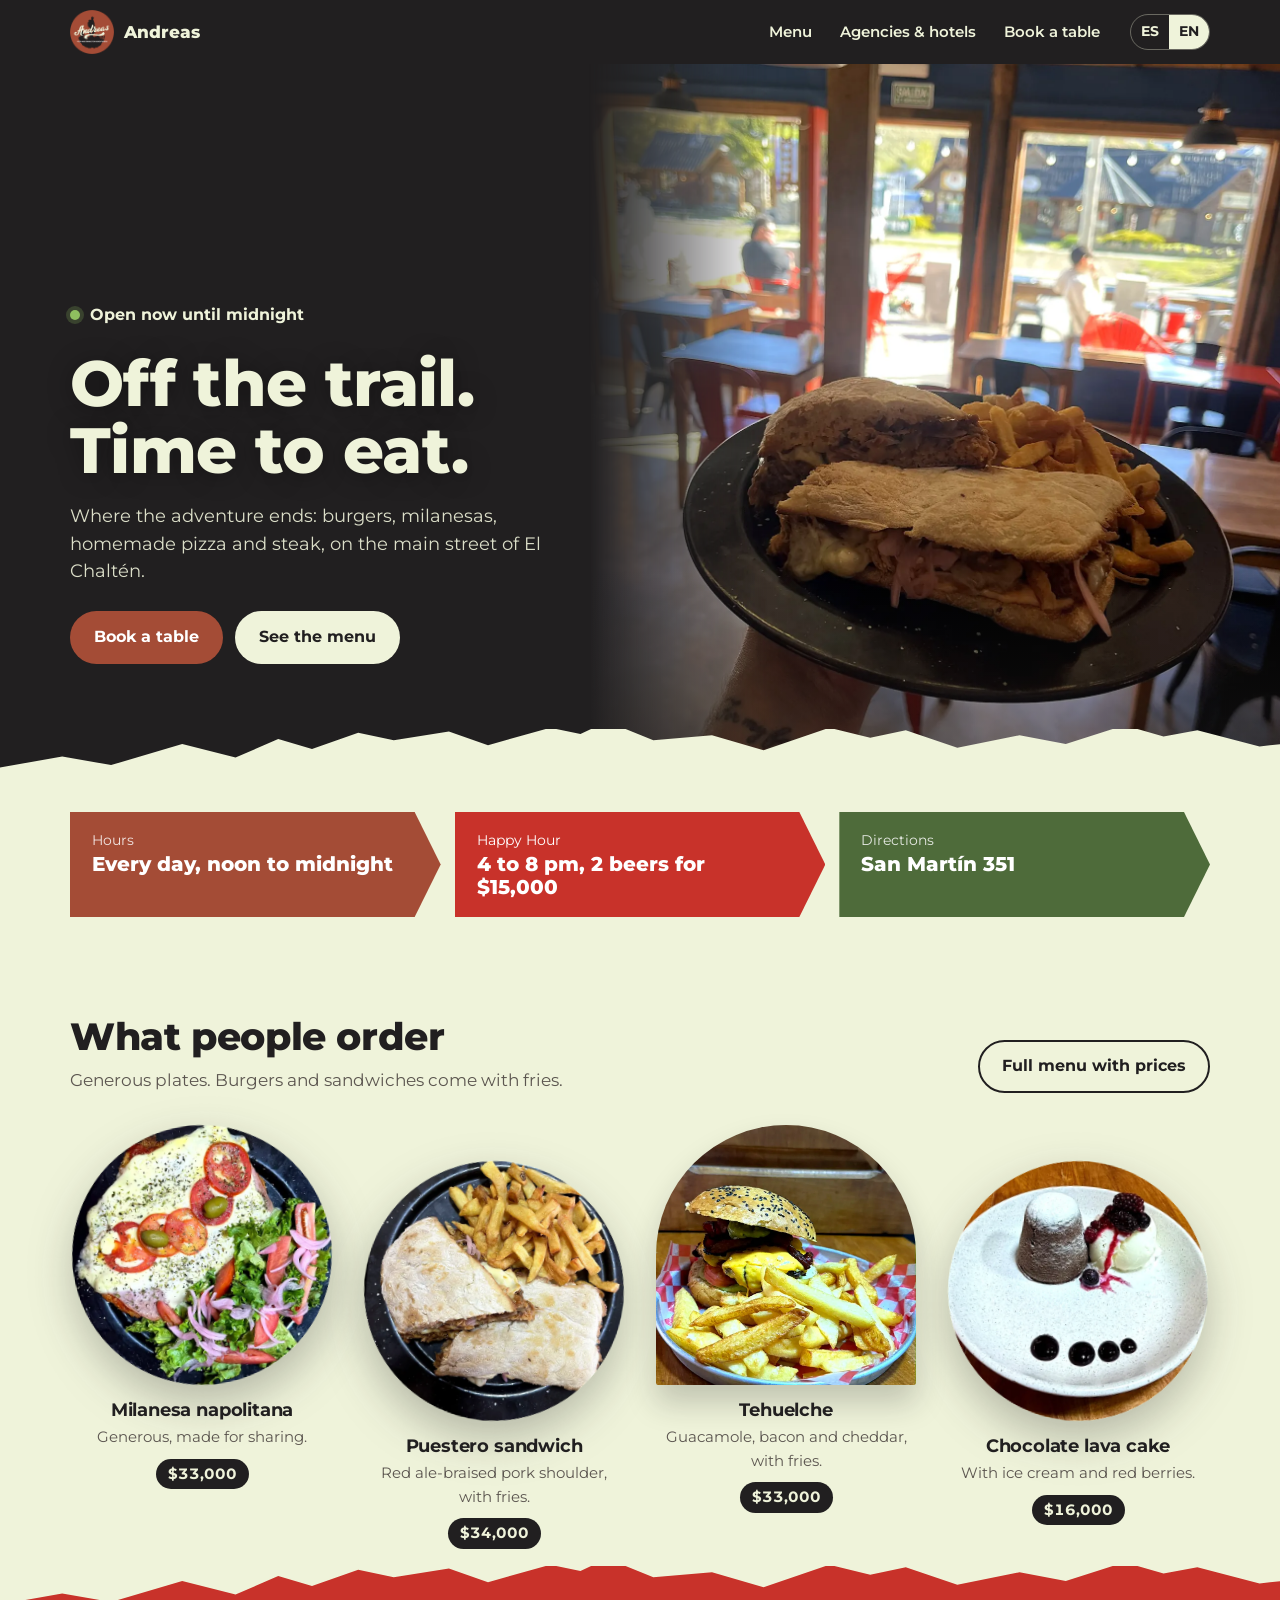
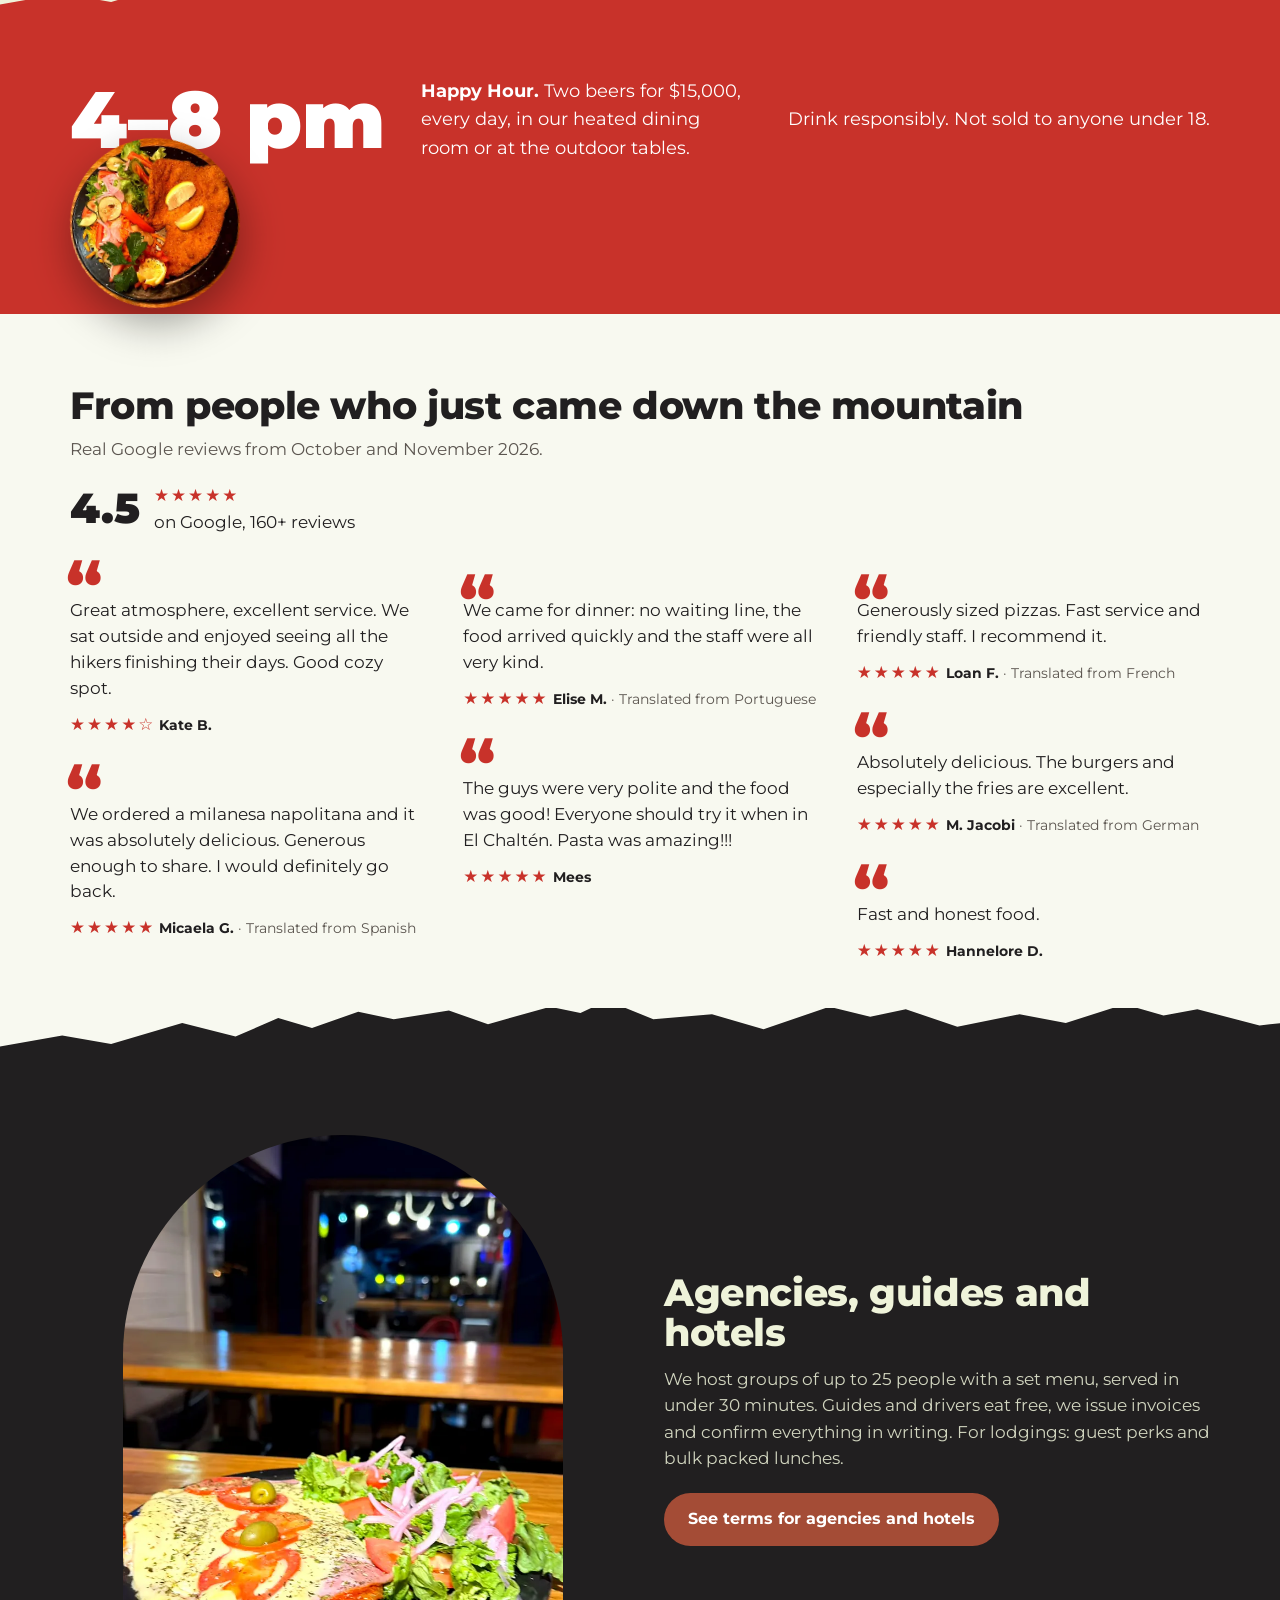
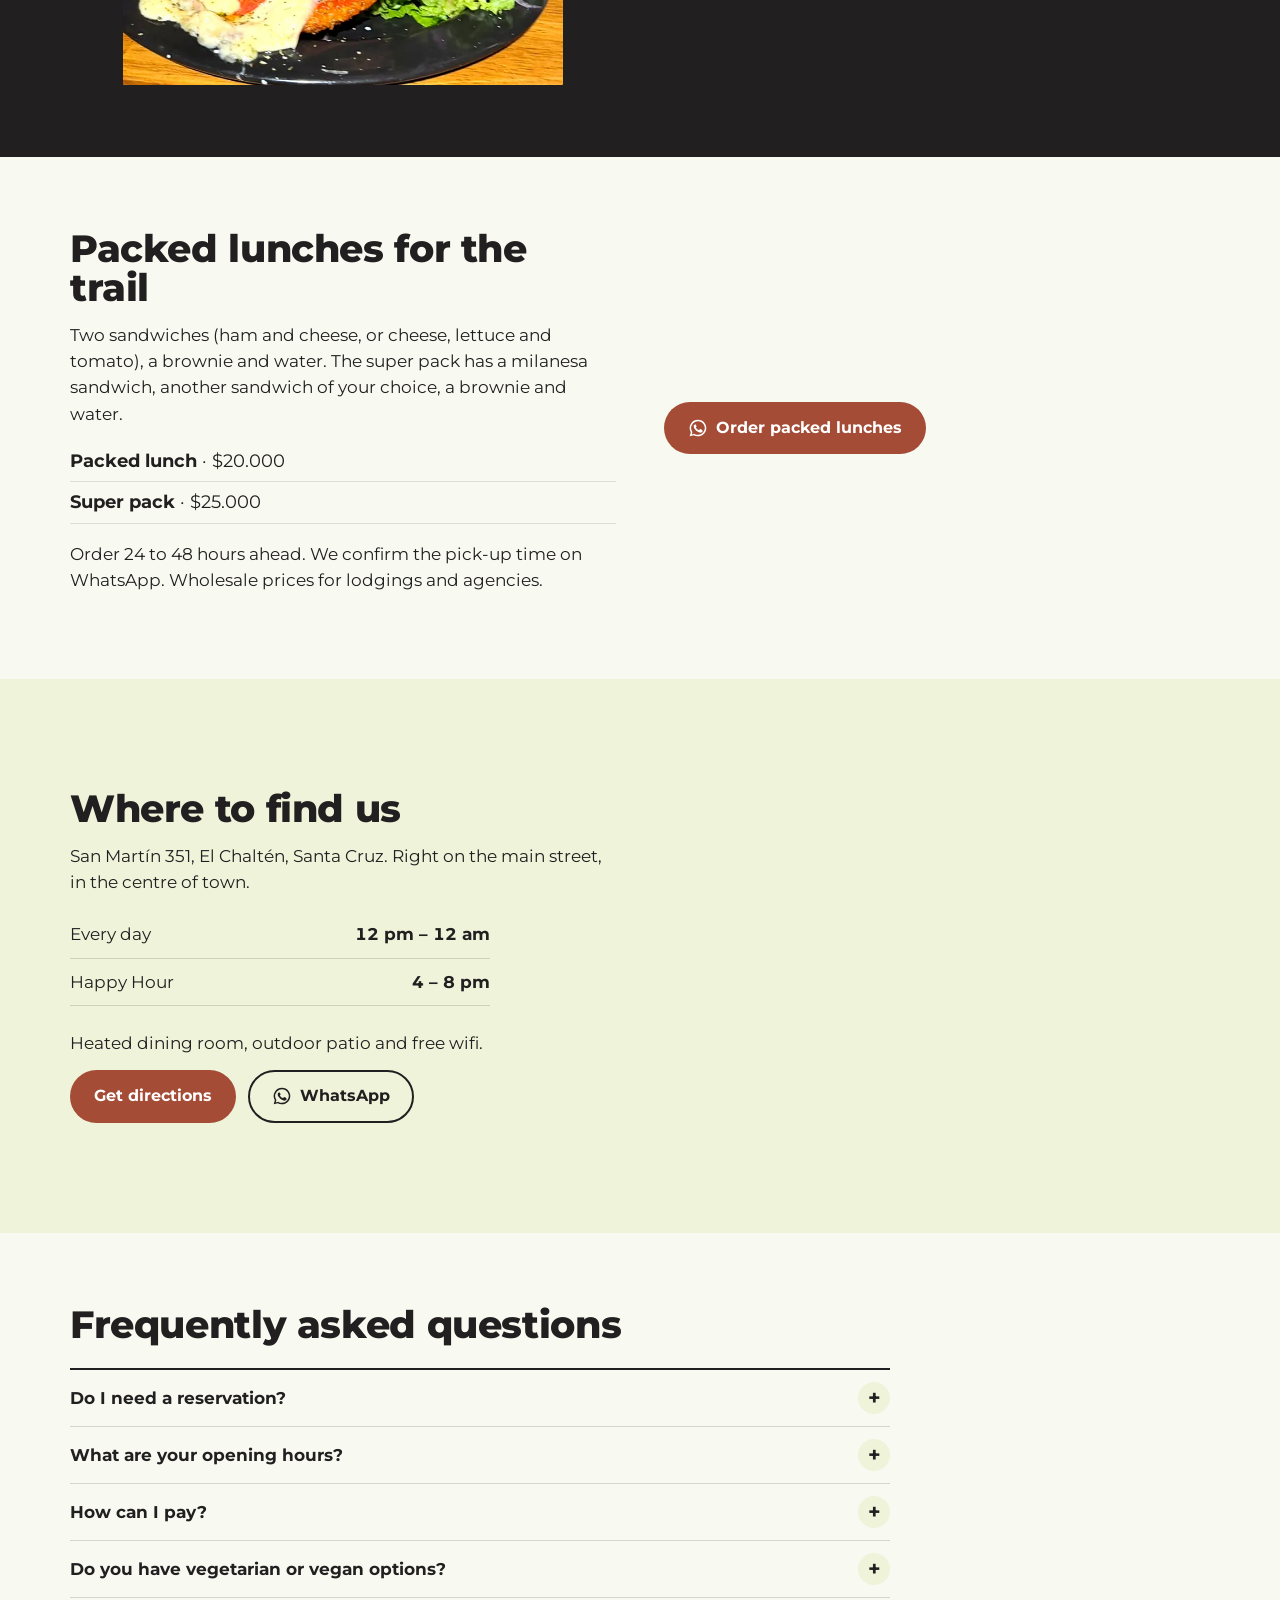
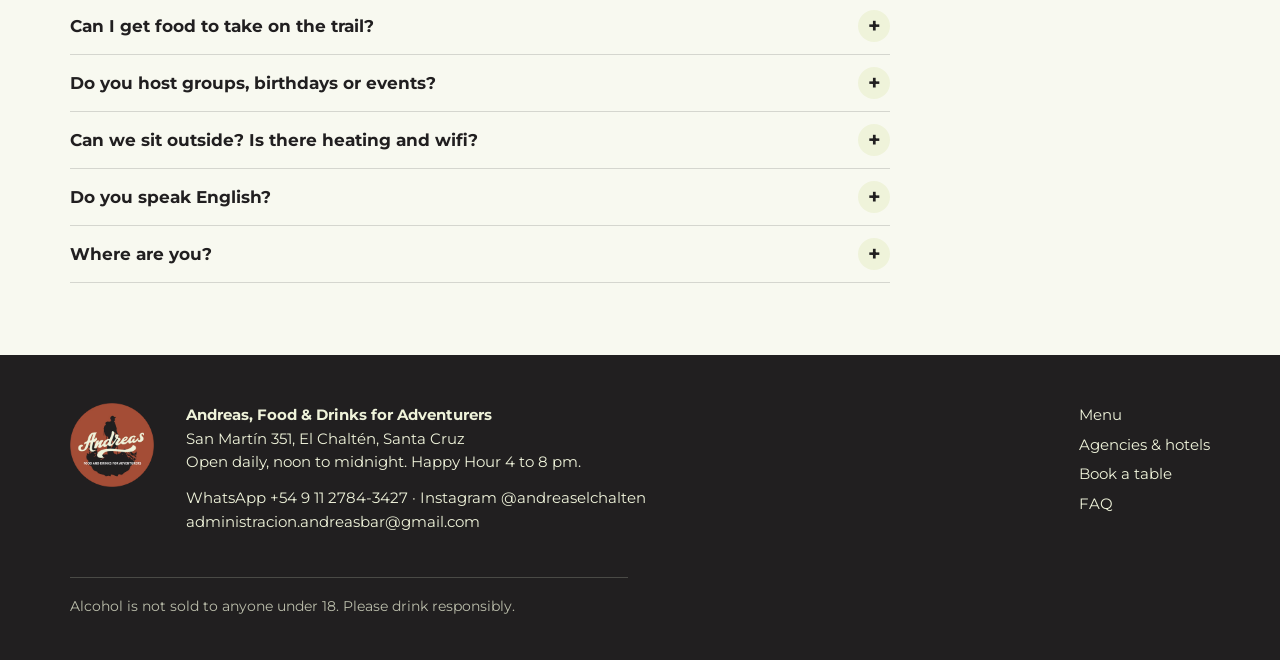
<file: en/index.html>
<!doctype html>
<html lang="en">
<head>
<meta charset="utf-8">
<meta name="viewport" content="width=device-width, initial-scale=1">
<title>Andreas | Where to eat in El Chaltén: burgers &amp; craft beer</title>
<meta name="description" content="Restaurant in El Chaltén for after the trail: burgers, milanesas, pizza, pasta and steak, with craft beer on tap. Open daily, noon to midnight.">
<link rel="canonical" href="https://andreaselchalten.com/en/">
<link rel="alternate" hreflang="en" href="https://andreaselchalten.com/en/">
<link rel="alternate" hreflang="es" href="https://andreaselchalten.com/">
<meta name="theme-color" content="#211f20">
<meta property="og:title" content="Andreas | Where to eat in El Chaltén: burgers &amp; craft beer">
<meta property="og:description" content="Restaurant in El Chaltén for after the trail: burgers, milanesas, pizza, pasta and steak, with craft beer on tap. Open daily, noon to midnight.">
<meta property="og:image" content="https://andreaselchalten.com/img/salon-sandwich-1400.webp">
<meta property="og:type" content="website">
<link rel="icon" type="image/png" href="/favicon.png">
<link rel="apple-touch-icon" href="/img/apple-touch-icon.png">
<link rel="manifest" href="/manifest.webmanifest">
<meta name="apple-mobile-web-app-title" content="Andreas">
<link rel="preconnect" href="https://fonts.googleapis.com">
<link rel="preconnect" href="https://fonts.gstatic.com" crossorigin>
<link rel="stylesheet" href="https://fonts.googleapis.com/css2?family=Montserrat:wght@400..900&display=swap">
<link rel="stylesheet" href="/css/site.css">
<script type="application/ld+json">{"@context": "https://schema.org", "@type": "Restaurant", "@id": "https://andreaselchalten.com/#restaurante", "name": "Andreas – Food & Drinks for Adventurers", "url": "https://andreaselchalten.com/en/", "image": ["https://andreaselchalten.com/img/salon-sandwich-1400.webp", "https://andreaselchalten.com/img/logo-1024.png"], "logo": "https://andreaselchalten.com/img/logo-1024.png", "telephone": "+5491127843427", "email": "administracion.andreasbar@gmail.com", "address": {"@type": "PostalAddress", "streetAddress": "San Martín 351", "addressLocality": "El Chaltén", "addressRegion": "Santa Cruz", "postalCode": "9301", "addressCountry": "AR"}, "geo": {"@type": "GeoCoordinates", "latitude": -49.3312, "longitude": -72.8862}, "openingHoursSpecification": [{"@type": "OpeningHoursSpecification", "dayOfWeek": ["Monday", "Tuesday", "Wednesday", "Thursday", "Friday", "Saturday", "Sunday"], "opens": "12:00", "closes": "23:59"}], "servesCuisine": ["Burgers", "Milanesa", "Pizza", "Pasta", "Steak"], "priceRange": "$$", "currenciesAccepted": "ARS, USD, EUR", "paymentAccepted": "Cash, credit and debit cards, QR", "hasMenu": "https://andreaselchalten.com/en/menu/", "acceptsReservations": "https://andreaselchalten.com/en/reservations/", "sameAs": ["https://instagram.com/andreaselchalten"], "inLanguage": ["es", "en"]}</script>
<script type="application/ld+json">{"@context": "https://schema.org", "@type": "FAQPage", "inLanguage": "en", "mainEntity": [{"@type": "Question", "name": "Do I need a reservation?", "acceptedAnswer": {"@type": "Answer", "text": "No, you can just walk in. To make sure you get a table, book online by picking it on the floor plan at least 12 hours ahead, or message us on WhatsApp."}}, {"@type": "Question", "name": "What are your opening hours?", "acceptedAnswer": {"@type": "Answer", "text": "We are open every day from noon to midnight. Happy Hour is from 4 to 8 pm, with 2 beers for $15,000."}}, {"@type": "Question", "name": "How can I pay?", "acceptedAnswer": {"@type": "Answer", "text": "We accept cards, QR payments and cash in Argentine pesos, US dollars and euros."}}, {"@type": "Question", "name": "Do you have vegetarian or vegan options?", "acceptedAnswer": {"@type": "Answer", "text": "Vegetarian, yes: the Corinto veggie burger, grilled provolone and the mozzarella, napoletana and fugazza pizzas. We have no vegan dishes. If you have allergies, please tell your server before ordering."}}, {"@type": "Question", "name": "Can I get food to take on the trail?", "acceptedAnswer": {"@type": "Answer", "text": "Yes, we make packed lunches: two sandwiches, a brownie and water for $20,000, or the super pack with a milanesa sandwich for $25,000. Order 24 to 48 hours ahead and we confirm the pick-up time on WhatsApp."}}, {"@type": "Question", "name": "Do you host groups, birthdays or events?", "acceptedAnswer": {"@type": "Answer", "text": "Yes. For 7 or more people we set up a large table, indoors or on the patio: request it on the booking page. Agencies and guides have a group menu for up to 25 people, served in under 30 minutes, with invoices."}}, {"@type": "Question", "name": "Can we sit outside? Is there heating and wifi?", "acceptedAnswer": {"@type": "Answer", "text": "Yes: we have an outdoor patio on San Martín street and a heated dining room for windy days. Free wifi for customers."}}, {"@type": "Question", "name": "Do you speak English?", "acceptedAnswer": {"@type": "Answer", "text": "Yes, we serve in Spanish and English, and the menu is available in both languages."}}, {"@type": "Question", "name": "Where are you?", "acceptedAnswer": {"@type": "Answer", "text": "At San Martín 351, on the main street of El Chaltén, right in the centre of town."}}]}</script>
</head>
<body>
<a class="salto" href="#contenido">Skip to content</a>
<header class="top">
<div class="wrap">
<a class="marca" href="/en/" aria-label="Andreas, go to home"><img src="/img/icon-192.png" alt="" width="44" height="44"><span>Andreas</span></a>
<nav class="nav" aria-label="Main"><a href="/en/menu/">Menu</a><a href="/en/agencies/">Agencies &amp; hotels</a><a href="/en/reservations/">Book a table</a></nav>
<div class="idioma"><a href="/" hreflang="es" lang="es" aria-label="Versión en español">ES</a><span>EN</span></div>
</div>
</header>
<main id="contenido">
<section class="portada" id="arriba">
<img class="portada-foto" src="/img/salon-sandwich-1400.webp" srcset="/img/salon-sandwich-800.webp 800w, /img/salon-sandwich-1400.webp 1400w" sizes="100vw" alt="Puestero sandwich with fries in the Andreas dining room, San Martín street behind" width="1400" height="1867" fetchpriority="high">
<div class="wrap portada-texto">
<p class="estado" data-estado><i></i><span>Open daily, noon to midnight</span></p>
<h1>Off the trail. Time to eat.</h1>
<p class="bajada">Where the adventure ends: burgers, milanesas, homemade pizza and steak, on the main street of El Chaltén.</p>
<div class="acciones">
<a class="btn btn-wa" href="/en/reservations/">Book a table</a>
<a class="btn btn-claro" href="/en/menu/">See the menu</a>
</div>
</div>
<svg class="cresta " viewBox="0 0 1440 90" preserveAspectRatio="none" aria-hidden="true"><path fill="#eff3da" d="M0 90V62l70-18 55 14 80-34 60 22 48-30 38 16 52-26 40 12 62-14 44 22 70-28 34 10 30-20 52 30 66-8 58 24 74-36 46 16 40-12 58 28 70-20 52 14 66-30 44 18 38-10 70 26 52-8V90z"/></svg>
</section>
<nav class="carteles" aria-label="Quick facts">
<div class="wrap">
<a class="cartel" href="#ubicacion"><small>Hours</small><strong>Every day, noon to midnight</strong></a>
<a class="cartel" href="#happy-hour"><small>Happy Hour</small><strong>4 to 8 pm, 2 beers for $15,000</strong></a>
<a class="cartel" href="https://www.google.com/maps/search/?api=1&query=Andreas+Food+and+Drinks+San+Mart%C3%ADn+351+El+Chalt%C3%A9n"><small>Directions</small><strong>San Martín 351</strong></a>
</div>
</nav>
<section class="seccion mesa" id="platos">
<div class="wrap">
<div class="cabeza">
<div><h2>What people order</h2>
<p>Generous plates. Burgers and sandwiches come with fries.</p></div>
<a class="btn btn-linea" href="/en/menu/">Full menu with prices</a>
</div>
<div class="platos"><article class="plato plato-circulo">
<div class="foto"><img src="/img/plato-napolitana.webp" alt="Milanesa napolitana" width="640" height="640" loading="lazy"></div>
<h3>Milanesa napolitana</h3>
<p>Generous, made for sharing.</p>
<span class="precio etiqueta-precio">$33,000</span>
</article><article class="plato plato-circulo">
<div class="foto"><img src="/img/plato-puestero.webp" alt="Puestero sandwich" width="640" height="640" loading="lazy"></div>
<h3>Puestero sandwich</h3>
<p>Red ale-braised pork shoulder, with fries.</p>
<span class="precio etiqueta-precio">$34,000</span>
</article><article class="plato plato-arco">
<div class="foto"><img src="/img/burger-tehuelche-800.webp" alt="Tehuelche" width="640" height="853" loading="lazy"></div>
<h3>Tehuelche</h3>
<p>Guacamole, bacon and cheddar, with fries.</p>
<span class="precio etiqueta-precio">$33,000</span>
</article><article class="plato plato-circulo">
<div class="foto"><img src="/img/plato-volcan.webp" alt="Chocolate lava cake" width="640" height="640" loading="lazy"></div>
<h3>Chocolate lava cake</h3>
<p>With ice cream and red berries.</p>
<span class="precio etiqueta-precio">$16,000</span>
</article></div>
</div>
</section>
<section class="hh" id="happy-hour" data-tono="oscuro">
<svg class="cresta arriba" viewBox="0 0 1440 90" preserveAspectRatio="none" aria-hidden="true"><path fill="#c8322a" d="M0 90V62l70-18 55 14 80-34 60 22 48-30 38 16 52-26 40 12 62-14 44 22 70-28 34 10 30-20 52 30 66-8 58 24 74-36 46 16 40-12 58 28 70-20 52 14 66-30 44 18 38-10 70 26 52-8V90z"/></svg>
<div class="wrap">
<div class="grande">4–8 pm</div>
<p><b>Happy Hour.</b> Two beers for $15,000, every day, in our heated dining room or at the outdoor tables.</p>
<p class="legal-hh">Drink responsibly. Not sold to anyone under 18.</p>
<img class="hh-plato" src="/img/plato-milanesa-sm.webp" alt="" width="320" height="320" loading="lazy">
</div>
</section>
<section class="seccion" id="resenas">
<div class="wrap">
<div class="cabeza">
<div><h2>From people who just came down the mountain</h2>
<p>Real Google reviews from October and November 2026.</p></div>
<a class="puntaje" href="https://www.google.com/maps/search/?api=1&query=Andreas+Food+and+Drinks+San+Mart%C3%ADn+351+El+Chalt%C3%A9n"><b>4.5</b><span><span class="estrellas" aria-hidden="true">★★★★★</span><br>on Google, 160+ reviews</span></a>
</div>
<div class="resenas"><figure class="resena">
<blockquote><p>Great atmosphere, excellent service. We sat outside and enjoyed seeing all the hikers finishing their days. Good cozy spot.</p></blockquote>
<figcaption><span class="estrellas" aria-label="4 stars">★★★★☆</span> <b>Kate B.</b></figcaption>
</figure>
<figure class="resena">
<blockquote><p>We ordered a milanesa napolitana and it was absolutely delicious. Generous enough to share. I would definitely go back.</p></blockquote>
<figcaption><span class="estrellas" aria-label="5 stars">★★★★★</span> <b>Micaela G.</b> <span>· Translated from Spanish</span></figcaption>
</figure>
<figure class="resena">
<blockquote><p>We came for dinner: no waiting line, the food arrived quickly and the staff were all very kind.</p></blockquote>
<figcaption><span class="estrellas" aria-label="5 stars">★★★★★</span> <b>Elise M.</b> <span>· Translated from Portuguese</span></figcaption>
</figure>
<figure class="resena">
<blockquote><p>The guys were very polite and the food was good! Everyone should try it when in El Chaltén. Pasta was amazing!!!</p></blockquote>
<figcaption><span class="estrellas" aria-label="5 stars">★★★★★</span> <b>Mees</b></figcaption>
</figure>
<figure class="resena">
<blockquote><p>Generously sized pizzas. Fast service and friendly staff. I recommend it.</p></blockquote>
<figcaption><span class="estrellas" aria-label="5 stars">★★★★★</span> <b>Loan F.</b> <span>· Translated from French</span></figcaption>
</figure>
<figure class="resena">
<blockquote><p>Absolutely delicious. The burgers and especially the fries are excellent.</p></blockquote>
<figcaption><span class="estrellas" aria-label="5 stars">★★★★★</span> <b>M. Jacobi</b> <span>· Translated from German</span></figcaption>
</figure>
<figure class="resena">
<blockquote><p>Fast and honest food.</p></blockquote>
<figcaption><span class="estrellas" aria-label="5 stars">★★★★★</span> <b>Hannelore D.</b></figcaption>
</figure></div>
</div>
</section>
<section class="seccion grupos" id="grupos" data-tono="oscuro">
<svg class="cresta arriba" viewBox="0 0 1440 90" preserveAspectRatio="none" aria-hidden="true"><path fill="#211f20" d="M0 90V62l70-18 55 14 80-34 60 22 48-30 38 16 52-26 40 12 62-14 44 22 70-28 34 10 30-20 52 30 66-8 58 24 74-36 46 16 40-12 58 28 70-20 52 14 66-30 44 18 38-10 70 26 52-8V90z"/></svg>
<div class="wrap dividido">
<div class="arco-foto"><img style="object-position:50% 88%" src="/img/napolitana-salon-800.webp" alt="Milanesa napolitana with salad in the dining room at night" width="800" height="1067" loading="lazy"></div>
<div>
<h2>Agencies, guides and hotels</h2>
<p style="margin-top:14px">We host groups of up to 25 people with a set menu, served in under 30 minutes. Guides and drivers eat free, we issue invoices and confirm everything in writing. For lodgings: guest perks and bulk packed lunches.</p>
<div class="acciones" style="margin-top:22px"><a class="btn btn-wa" href="/en/agencies/">See terms for agencies and hotels</a></div>
</div>
</div>
</section>
<section class="seccion" id="viandas">
<div class="wrap dividido">
<div>
<h2>Packed lunches for the trail</h2>
<p style="margin-top:14px">Two sandwiches (ham and cheese, or cheese, lettuce and tomato), a brownie and water. The super pack has a milanesa sandwich, another sandwich of your choice, a brownie and water.</p>
<ul class="precios-vianda" style="margin-top:14px;padding:0;list-style:none">
<li><b>Packed lunch</b> · $20.000</li>
<li><b>Super pack</b> · $25.000</li>
</ul>
<p class="ayuda" style="margin-top:10px">Order 24 to 48 hours ahead. We confirm the pick-up time on WhatsApp. Wholesale prices for lodgings and agencies.</p>
</div>
<div><details class="pedir"><summary class="btn btn-wa"><svg viewBox="0 0 24 24" aria-hidden="true"><path fill="currentColor" d="M12 2a10 10 0 0 0-8.6 15.1L2 22l5-1.3A10 10 0 1 0 12 2Zm0 18.2a8.2 8.2 0 0 1-4.2-1.1l-.3-.2-3 .8.8-2.9-.2-.3A8.2 8.2 0 1 1 12 20.2Zm4.5-6.1c-.2-.1-1.5-.7-1.7-.8s-.4-.1-.6.1-.7.8-.8 1-.3.2-.5.1a6.7 6.7 0 0 1-3.3-2.9c-.3-.4.2-.4.7-1.3.1-.2 0-.3 0-.4l-.8-1.8c-.2-.5-.4-.4-.6-.4h-.5a1 1 0 0 0-.7.3 3 3 0 0 0-.9 2.2 5.2 5.2 0 0 0 1.1 2.7 11.8 11.8 0 0 0 4.5 4c1.7.7 2.3.8 3.2.6a2.7 2.7 0 0 0 1.8-1.2 2.2 2.2 0 0 0 .1-1.2c0-.1-.2-.2-.4-.3Z"/></svg>Order packed lunches</summary><form class="form" data-wa="Hi, I want to order packed lunches." data-api="grupo" data-prefijo="v" data-tipo="Viandas" novalidate style="margin-top:24px">
<div class="full"><label for="v-agencia">Your name or your lodging</label><input id="v-agencia" required data-etiqueta="Name" autocomplete="name"></div>
<div><label for="v-menu">Which pack</label><select id="v-menu" required data-etiqueta="Pack"><option value="">Choose an option</option><option>Packed lunch ($20.000)</option><option>Super pack ($25.000)</option><option>Half and half</option></select></div>
<div><label for="v-pax">How many</label><input id="v-pax" type="number" min="1" max="200" required inputmode="numeric" data-etiqueta="Quantity"></div>
<div><label for="v-fecha">Pick-up day</label><input id="v-fecha" type="date" required data-anticipacion="1" data-etiqueta="Pick-up"></div>
<div><label for="v-hora">Pick-up time</label><input id="v-hora" type="time" required data-etiqueta="Time"></div>
<div class="full"><label for="v-notas">Notes</label><textarea id="v-notas" data-etiqueta="Notes" placeholder="How many vegetarian, which trail, etc."></textarea></div>
<div class="trampa" aria-hidden="true"><label>Sitio web<input name="web" tabindex="-1" autocomplete="off"></label></div><p class="error full" hidden role="alert">Please check the highlighted fields.</p>
<div class="full"><button class="btn btn-wa" type="submit"><svg viewBox="0 0 24 24" aria-hidden="true"><path fill="currentColor" d="M12 2a10 10 0 0 0-8.6 15.1L2 22l5-1.3A10 10 0 1 0 12 2Zm0 18.2a8.2 8.2 0 0 1-4.2-1.1l-.3-.2-3 .8.8-2.9-.2-.3A8.2 8.2 0 1 1 12 20.2Zm4.5-6.1c-.2-.1-1.5-.7-1.7-.8s-.4-.1-.6.1-.7.8-.8 1-.3.2-.5.1a6.7 6.7 0 0 1-3.3-2.9c-.3-.4.2-.4.7-1.3.1-.2 0-.3 0-.4l-.8-1.8c-.2-.5-.4-.4-.6-.4h-.5a1 1 0 0 0-.7.3 3 3 0 0 0-.9 2.2 5.2 5.2 0 0 0 1.1 2.7 11.8 11.8 0 0 0 4.5 4c1.7.7 2.3.8 3.2.6a2.7 2.7 0 0 0 1.8-1.2 2.2 2.2 0 0 0 .1-1.2c0-.1-.2-.2-.4-.3Z"/></svg>Order on WhatsApp</button></div>
</form></details></div>
</div>
</section>
<section class="seccion alt" id="ubicacion">
<div class="wrap dividido">
<div>
<h2>Where to find us</h2>
<p style="margin-top:14px">San Martín 351, El Chaltén, Santa Cruz. Right on the main street, in the centre of town.</p>
<table class="horario">
<tr><td>Every day</td><td>12 pm – 12 am</td></tr>
<tr><td>Happy Hour</td><td>4 – 8 pm</td></tr>
</table>
<p>Heated dining room, outdoor patio and free wifi.</p>
<div class="acciones"><a class="btn btn-wa" href="https://www.google.com/maps/search/?api=1&query=Andreas+Food+and+Drinks+San+Mart%C3%ADn+351+El+Chalt%C3%A9n">Get directions</a><a class="btn btn-linea" href="https://wa.me/5491127843427?text=Hi%2C%20I%20saw%20the%20Andreas%20website%20and%20I%27d%20like%20to%20ask%3A%20"><svg viewBox="0 0 24 24" aria-hidden="true"><path fill="currentColor" d="M12 2a10 10 0 0 0-8.6 15.1L2 22l5-1.3A10 10 0 1 0 12 2Zm0 18.2a8.2 8.2 0 0 1-4.2-1.1l-.3-.2-3 .8.8-2.9-.2-.3A8.2 8.2 0 1 1 12 20.2Zm4.5-6.1c-.2-.1-1.5-.7-1.7-.8s-.4-.1-.6.1-.7.8-.8 1-.3.2-.5.1a6.7 6.7 0 0 1-3.3-2.9c-.3-.4.2-.4.7-1.3.1-.2 0-.3 0-.4l-.8-1.8c-.2-.5-.4-.4-.6-.4h-.5a1 1 0 0 0-.7.3 3 3 0 0 0-.9 2.2 5.2 5.2 0 0 0 1.1 2.7 11.8 11.8 0 0 0 4.5 4c1.7.7 2.3.8 3.2.6a2.7 2.7 0 0 0 1.8-1.2 2.2 2.2 0 0 0 .1-1.2c0-.1-.2-.2-.4-.3Z"/></svg>WhatsApp</a></div>
</div>
<iframe class="mapa" src="https://www.google.com/maps?q=Andreas+Food+%26+Drinks,+San+Mart%C3%ADn+351,+El+Chalt%C3%A9n,+Santa+Cruz&output=embed" title="Map of Andreas in El Chaltén" loading="lazy" referrerpolicy="no-referrer-when-downgrade"></iframe>
</div>
</section>
<section class="seccion" id="preguntas">
<div class="wrap">
<h2>Frequently asked questions</h2>
<div class="preguntas"><details class="pregunta"><summary>Do I need a reservation?</summary><p>No, you can just walk in. To make sure you get a table, book online by picking it on the floor plan at least 12 hours ahead, or message us on WhatsApp. <a href="/en/reservations/">Book a table</a></p></details><details class="pregunta"><summary>What are your opening hours?</summary><p>We are open every day from noon to midnight. Happy Hour is from 4 to 8 pm, with 2 beers for $15,000.</p></details><details class="pregunta"><summary>How can I pay?</summary><p>We accept cards, QR payments and cash in Argentine pesos, US dollars and euros.</p></details><details class="pregunta"><summary>Do you have vegetarian or vegan options?</summary><p>Vegetarian, yes: the Corinto veggie burger, grilled provolone and the mozzarella, napoletana and fugazza pizzas. We have no vegan dishes. If you have allergies, please tell your server before ordering. <a href="/en/menu/">See the menu</a></p></details><details class="pregunta"><summary>Can I get food to take on the trail?</summary><p>Yes, we make packed lunches: two sandwiches, a brownie and water for $20,000, or the super pack with a milanesa sandwich for $25,000. Order 24 to 48 hours ahead and we confirm the pick-up time on WhatsApp. <a href="#viandas">Order packed lunches</a></p></details><details class="pregunta"><summary>Do you host groups, birthdays or events?</summary><p>Yes. For 7 or more people we set up a large table, indoors or on the patio: request it on the booking page. Agencies and guides have a group menu for up to 25 people, served in under 30 minutes, with invoices. <a href="/en/agencies/">Agencies, guides and hotels</a></p></details><details class="pregunta"><summary>Can we sit outside? Is there heating and wifi?</summary><p>Yes: we have an outdoor patio on San Martín street and a heated dining room for windy days. Free wifi for customers.</p></details><details class="pregunta"><summary>Do you speak English?</summary><p>Yes, we serve in Spanish and English, and the menu is available in both languages.</p></details><details class="pregunta"><summary>Where are you?</summary><p>At San Martín 351, on the main street of El Chaltén, right in the centre of town. <a href="#ubicacion">Get directions</a></p></details></div>
</div>
</section>
<nav class="indice" aria-label="On this page" data-indice>
<ol>
<li><a href="#arriba"><span>Top</span></a></li>
<li><a href="#platos"><span>Popular dishes</span></a></li>
<li><a href="#happy-hour"><span>Happy Hour</span></a></li>
<li><a href="#resenas"><span>Reviews</span></a></li>
<li><a href="#grupos"><span>Groups</span></a></li>
<li><a href="#viandas"><span>Packed lunches</span></a></li>
<li><a href="#ubicacion"><span>Find us</span></a></li>
<li><a href="#preguntas"><span>FAQ</span></a></li>
<li class="indice-cta"><a href="/en/reservations/">Book a table</a></li>
</ol>
</nav>
</main>
<footer class="pie">
<div class="wrap">
<img src="/img/logo-512.webp" alt="Andreas, Food and Drinks for Adventurers" width="84" height="84" loading="lazy">
<div>
<p><b>Andreas, Food &amp; Drinks for Adventurers</b><br>San Martín 351, El Chaltén, Santa Cruz<br>Open daily, noon to midnight. Happy Hour 4 to 8 pm.</p>
<p><a href="https://wa.me/5491127843427">WhatsApp +54 9 11 2784-3427</a> · <a href="https://instagram.com/andreaselchalten">Instagram @andreaselchalten</a><br><a href="mailto:administracion.andreasbar@gmail.com">administracion.andreasbar@gmail.com</a></p>
</div>
<ul><li><a href="/en/menu/">Menu</a></li><li><a href="/en/agencies/">Agencies &amp; hotels</a></li><li><a href="/en/reservations/">Book a table</a></li><li><a href="/en/#preguntas">FAQ</a></li></ul>
<p class="legal">Alcohol is not sold to anyone under 18. Please drink responsibly.</p>
</div>
</footer>
<nav class="barra-movil" aria-label="Quick actions">
<a class="btn btn-wa" href="/en/reservations/">Book a table</a>
<a class="btn btn-claro" href="https://wa.me/5491127843427?text=Hi%2C%20I%20saw%20the%20Andreas%20website%20and%20I%27d%20like%20to%20ask%3A%20"><svg viewBox="0 0 24 24" aria-hidden="true"><path fill="currentColor" d="M12 2a10 10 0 0 0-8.6 15.1L2 22l5-1.3A10 10 0 1 0 12 2Zm0 18.2a8.2 8.2 0 0 1-4.2-1.1l-.3-.2-3 .8.8-2.9-.2-.3A8.2 8.2 0 1 1 12 20.2Zm4.5-6.1c-.2-.1-1.5-.7-1.7-.8s-.4-.1-.6.1-.7.8-.8 1-.3.2-.5.1a6.7 6.7 0 0 1-3.3-2.9c-.3-.4.2-.4.7-1.3.1-.2 0-.3 0-.4l-.8-1.8c-.2-.5-.4-.4-.6-.4h-.5a1 1 0 0 0-.7.3 3 3 0 0 0-.9 2.2 5.2 5.2 0 0 0 1.1 2.7 11.8 11.8 0 0 0 4.5 4c1.7.7 2.3.8 3.2.6a2.7 2.7 0 0 0 1.8-1.2 2.2 2.2 0 0 0 .1-1.2c0-.1-.2-.2-.4-.3Z"/></svg>WhatsApp</a>
</nav>
<script src="/js/site.js" defer></script>
</body>
</html>
</file>
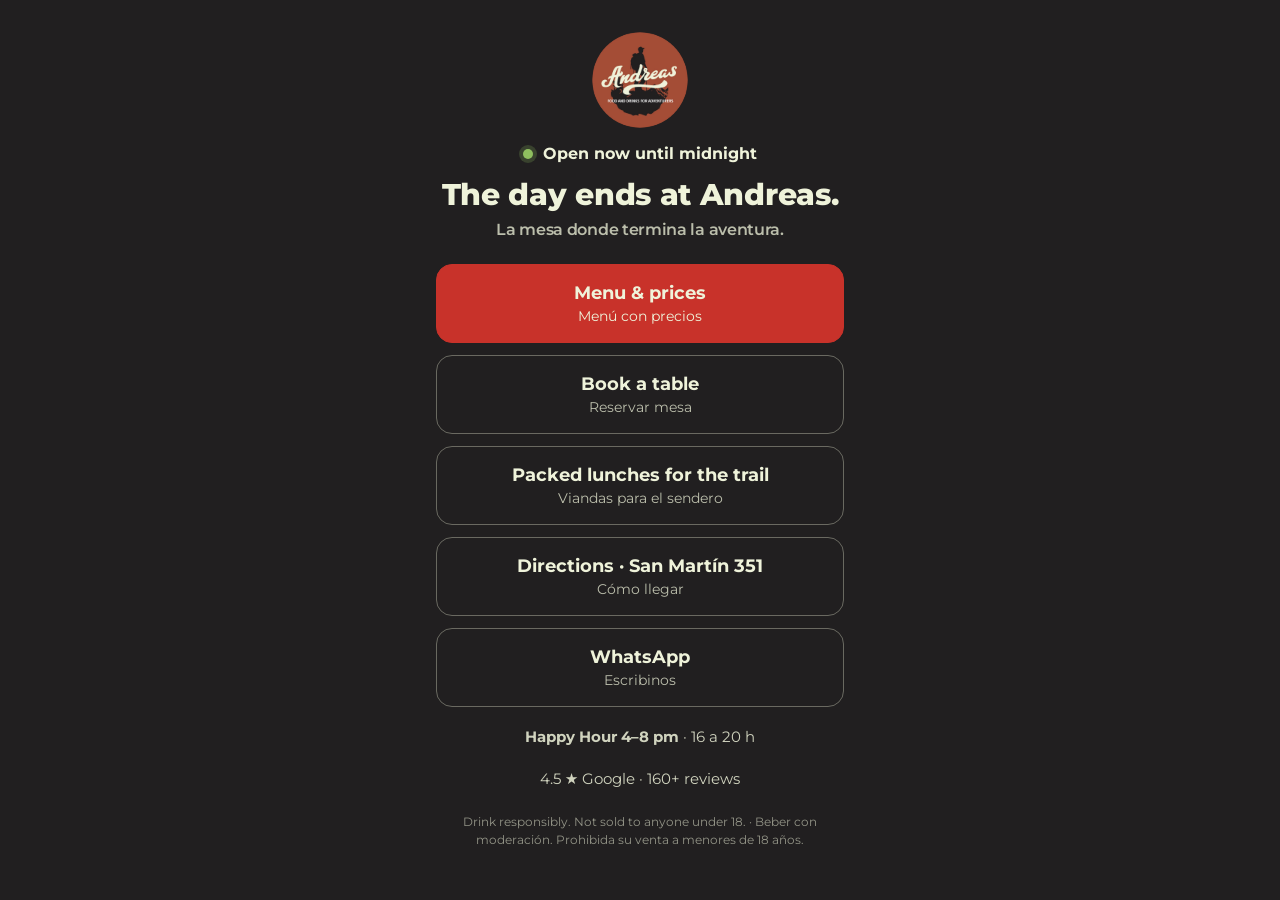
<file: ig/index.html>
<!doctype html>
<html lang="en">
<head>
<meta charset="utf-8">
<meta name="viewport" content="width=device-width, initial-scale=1">
<title>Andreas – Food & Drinks for Adventurers</title>
<meta name="robots" content="noindex">
<meta name="theme-color" content="#211f20">
<link rel="icon" type="image/png" href="/favicon.png">
<link rel="apple-touch-icon" href="/img/apple-touch-icon.png">
<link rel="preconnect" href="https://fonts.googleapis.com"><link rel="preconnect" href="https://fonts.gstatic.com" crossorigin>
<link rel="stylesheet" href="https://fonts.googleapis.com/css2?family=Montserrat:wght@400;600;700;800&display=swap">
<link rel="stylesheet" href="/css/site.css">
</head>
<body class="ig">
<main class="ig-wrap">
<img class="ig-logo" src="/img/logo-512.webp" alt="Andreas – Food & Drinks for Adventurers" width="96" height="96">
<p class="estado" data-estado><i></i><span>Open daily, noon to midnight</span></p>
<h1>The day ends at Andreas.<small>La mesa donde termina la aventura.</small></h1>
<nav class="ig-botones"><a class="ig-btn principal" href="/menu/?ref=instagram" data-en="/en/menu/?ref=instagram"><b>Menu &amp; prices</b><span>Menú con precios</span></a><a class="ig-btn" href="/reservas/?ref=instagram" data-en="/en/reservations/?ref=instagram"><b>Book a table</b><span>Reservar mesa</span></a><a class="ig-btn" href="/?ref=instagram#viandas" data-en="/en/?ref=instagram#viandas"><b>Packed lunches for the trail</b><span>Viandas para el sendero</span></a><a class="ig-btn" href="https://www.google.com/maps/search/?api=1&query=Andreas+Food+and+Drinks+San+Mart%C3%ADn+351+El+Chalt%C3%A9n" data-en="https://www.google.com/maps/search/?api=1&query=Andreas+Food+and+Drinks+San+Mart%C3%ADn+351+El+Chalt%C3%A9n"><b>Directions · San Martín 351</b><span>Cómo llegar</span></a><a class="ig-btn" href="https://wa.me/5491127843427?text=Hola%2C%20vi%20Andreas%20en%20Instagram%20y%20quiero%20consultar%3A%20" data-en="https://wa.me/5491127843427?text=Hi%2C%20I%20found%20Andreas%20on%20Instagram%20and%20I%27d%20like%20to%20ask%3A%20"><b>WhatsApp</b><span>Escribinos</span></a></nav>
<p class="ig-dato"><b>Happy Hour 4–8 pm</b> · 16 a 20 h</p>
<p class="ig-dato">4.5 ★ Google · 160+ reviews</p>
<p class="ig-legal">Drink responsibly. Not sold to anyone under 18. · Beber con moderación. Prohibida su venta a menores de 18 años.</p>
</main>
<script>
(function () {
  try { var q = new URLSearchParams(location.search).get('ref'); sessionStorage.setItem('origen', (q || 'instagram').replace(/[^a-z0-9_-]/gi, '').slice(0, 30).toLowerCase()); } catch (e) {}
  var es = /^es/i.test(navigator.language || '');
  if (!es) document.querySelectorAll('[data-en]').forEach(function (a) { a.href = a.dataset.en; });
})();
</script>
<script src="/js/site.js" defer></script>
</body>
</html>
</file>
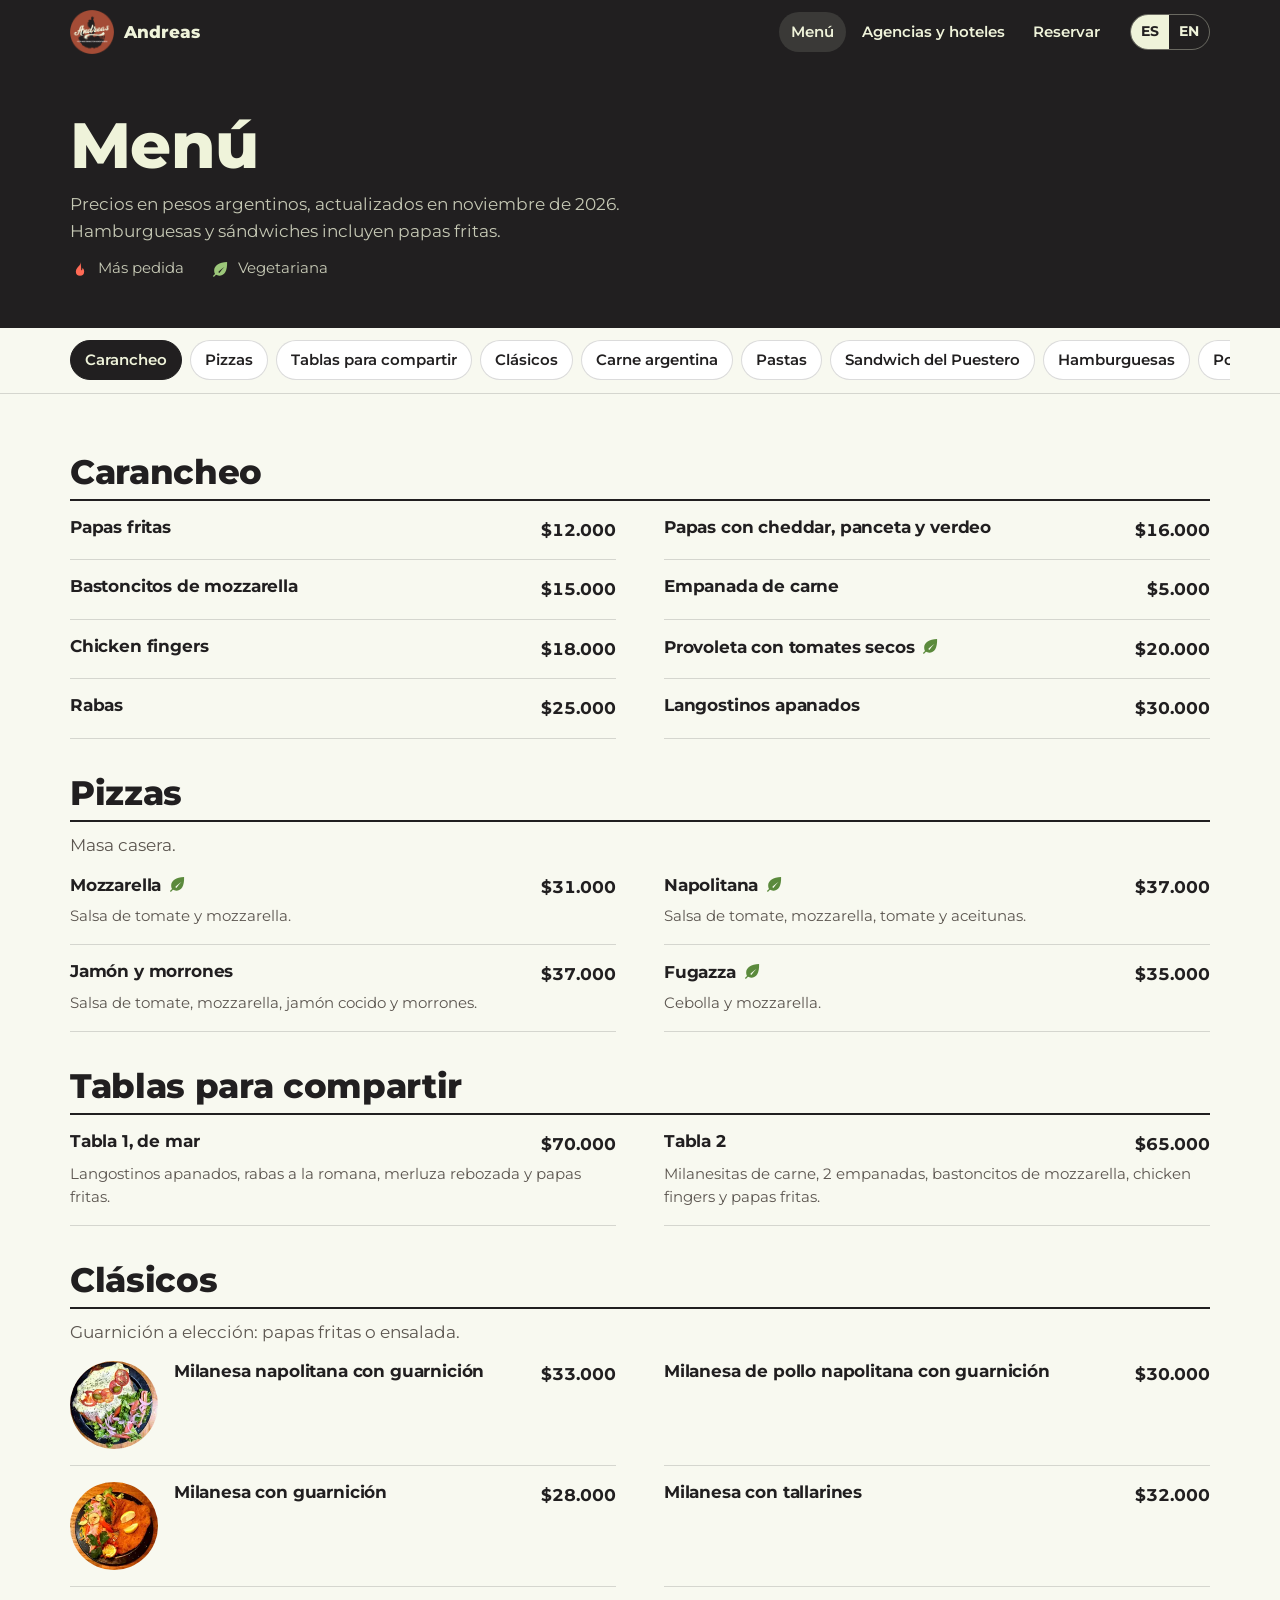
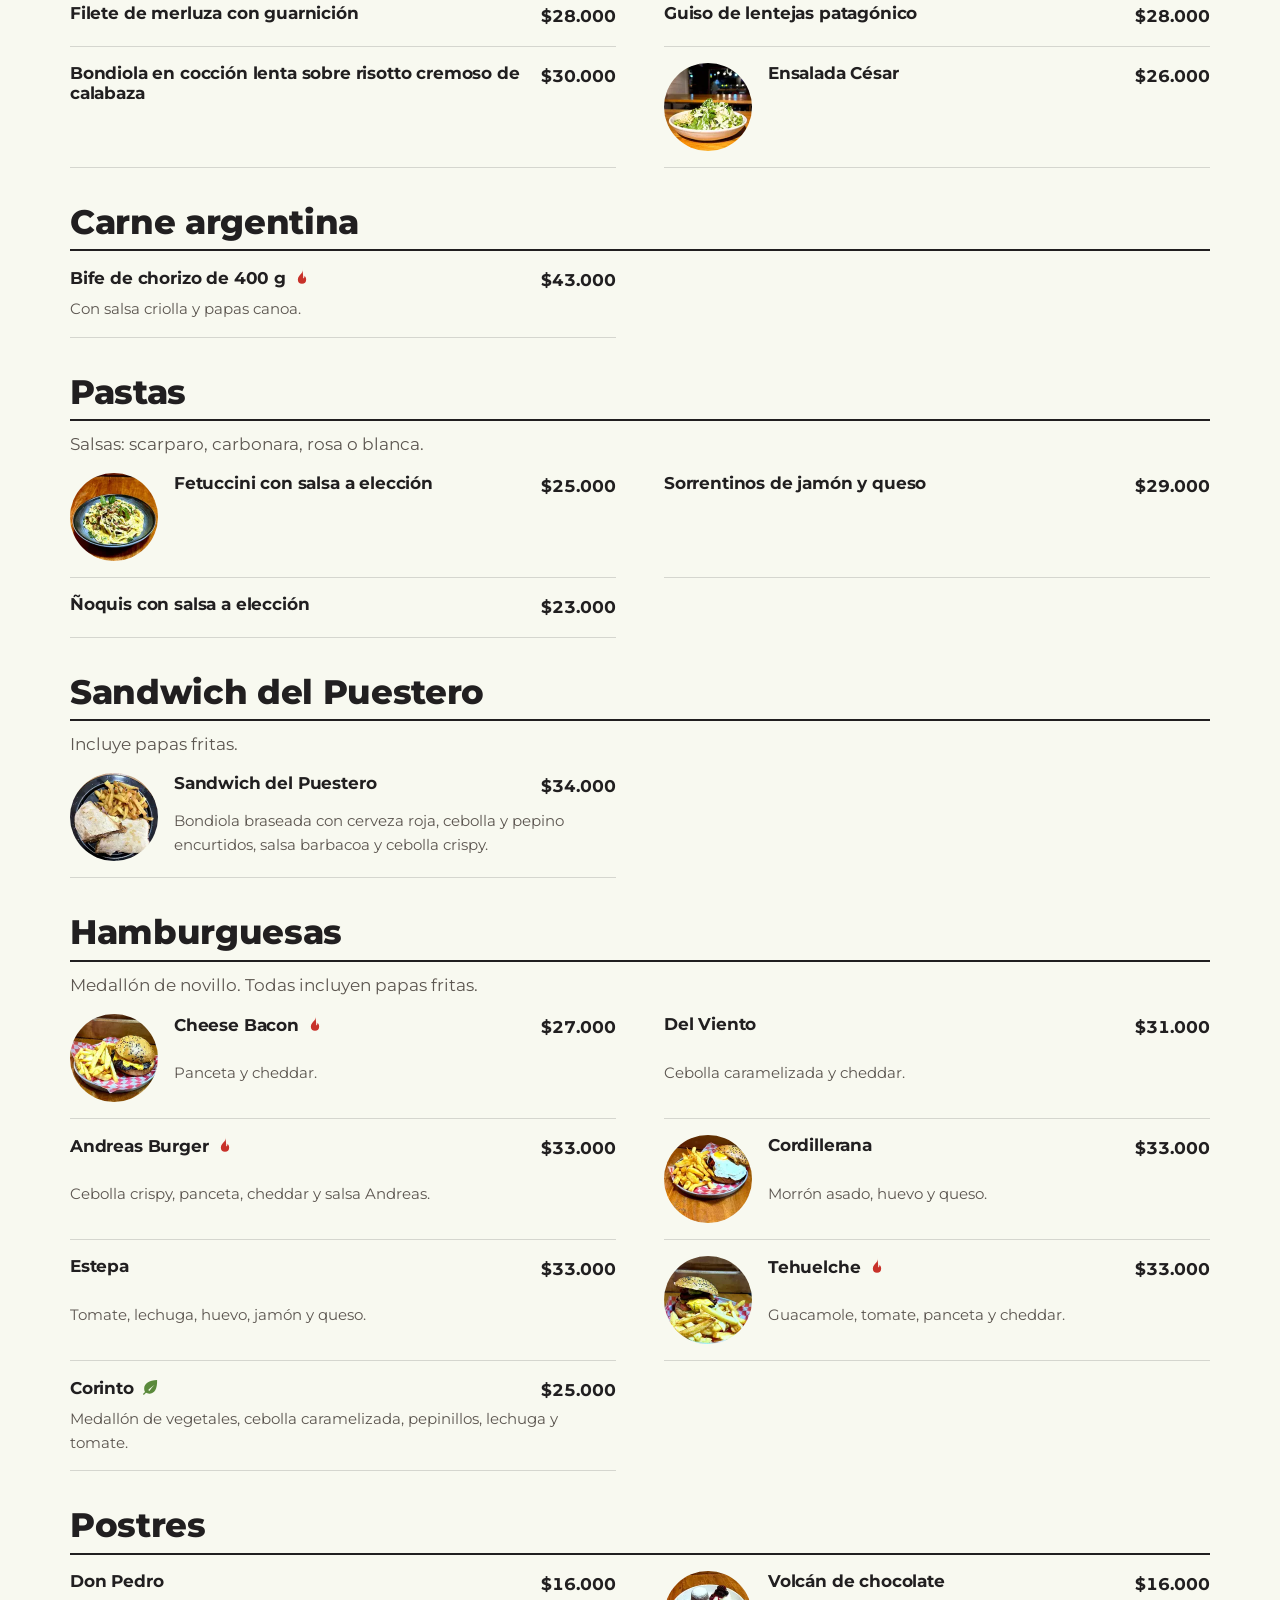
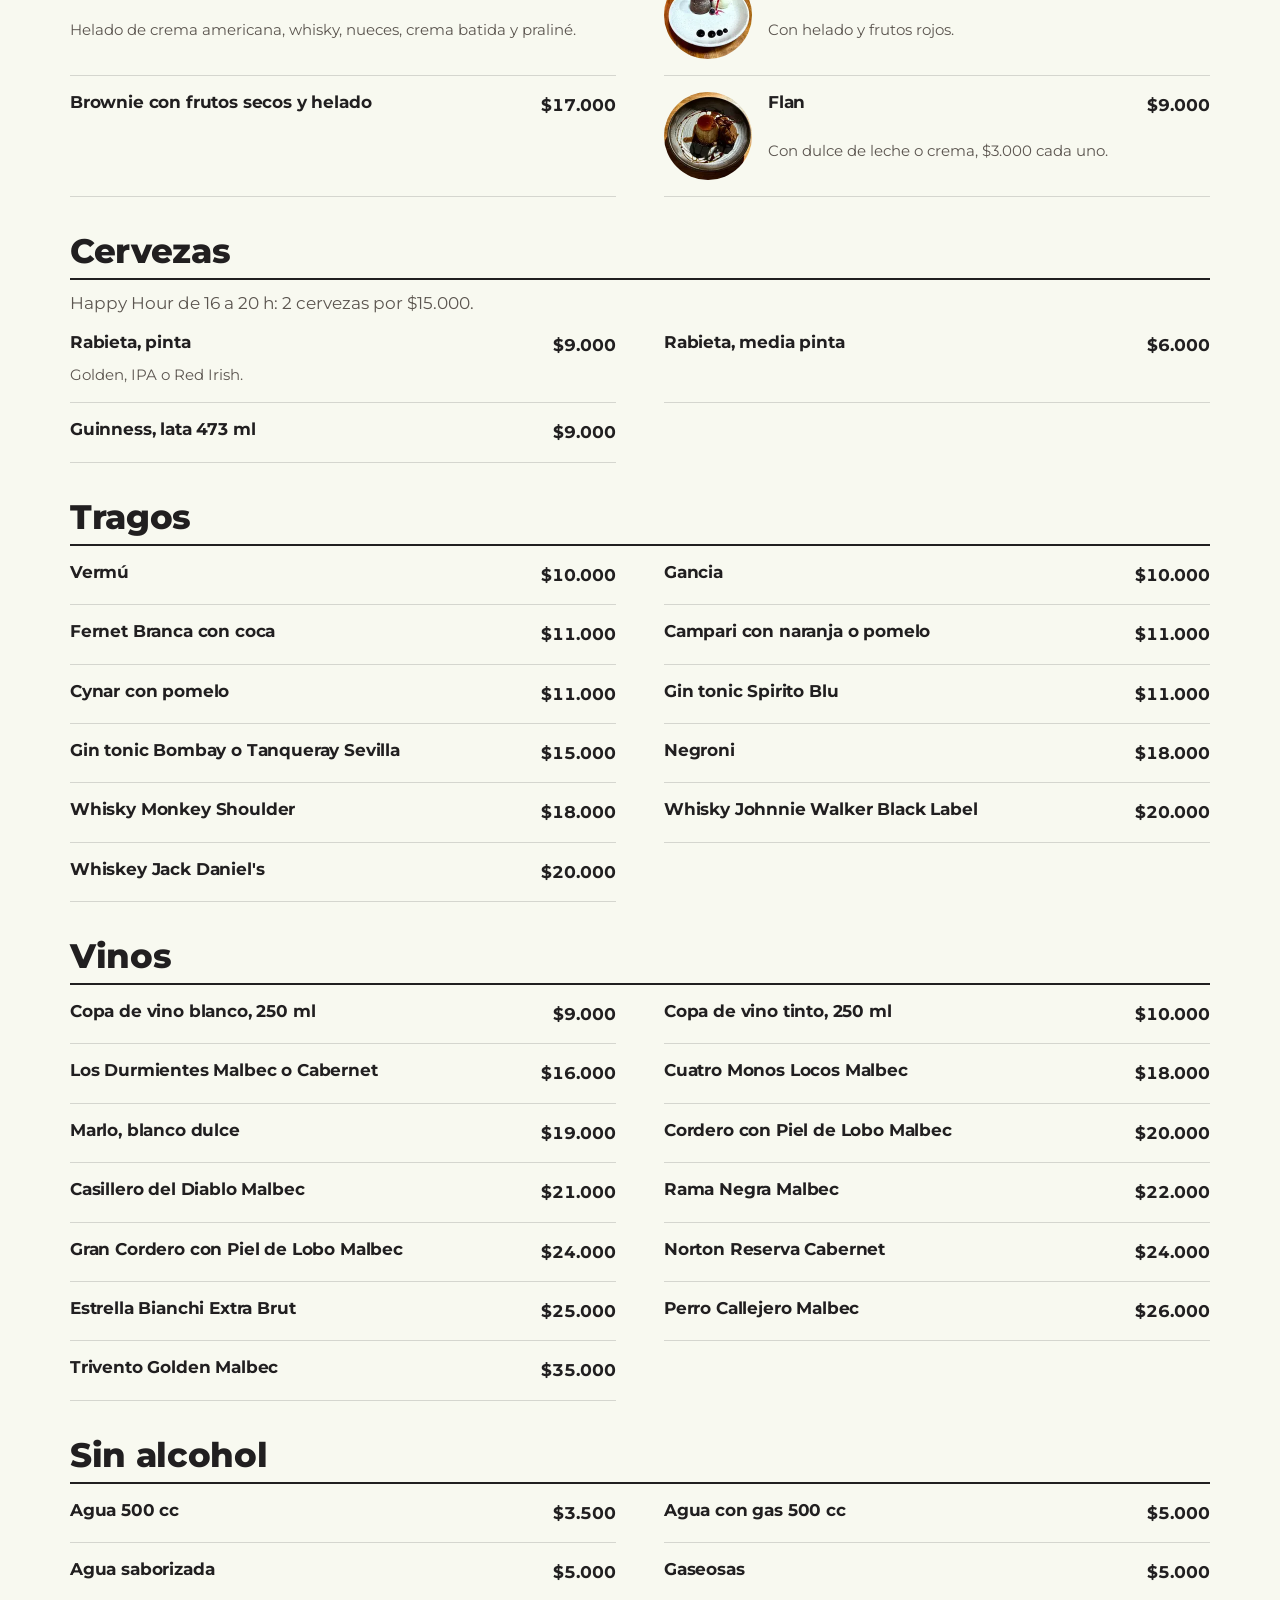
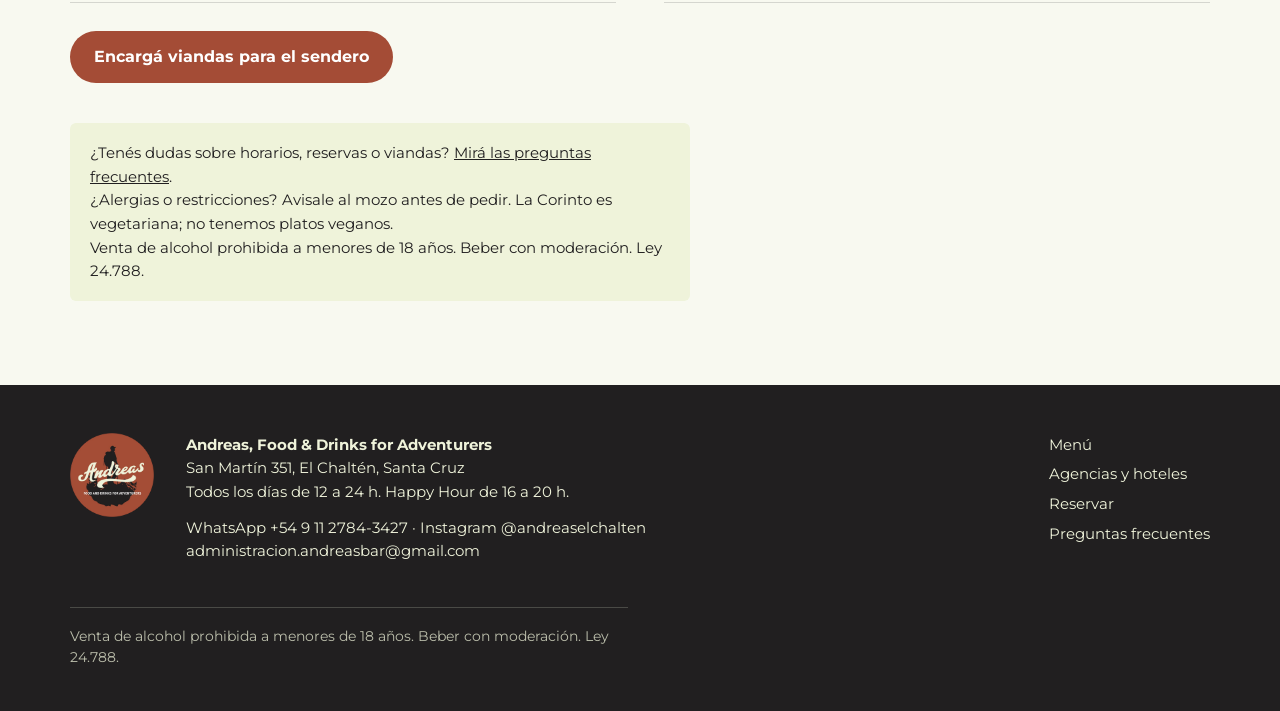
<file: menu/index.html>
<!doctype html>
<html lang="es">
<head>
<meta charset="utf-8">
<meta name="viewport" content="width=device-width, initial-scale=1">
<title>Menú con precios: hamburguesas, milanesas y pizzas | Andreas, El Chaltén</title>
<meta name="description" content="Carta completa con precios: hamburguesas, milanesas, pizzas, pastas, bife, cervezas, tragos y vinos.">
<link rel="canonical" href="https://andreaselchalten.com/menu/">
<link rel="alternate" hreflang="es" href="https://andreaselchalten.com/menu/">
<link rel="alternate" hreflang="en" href="https://andreaselchalten.com/en/menu/">
<meta name="theme-color" content="#211f20">
<meta property="og:title" content="Menú con precios: hamburguesas, milanesas y pizzas | Andreas, El Chaltén">
<meta property="og:description" content="Carta completa con precios: hamburguesas, milanesas, pizzas, pastas, bife, cervezas, tragos y vinos.">
<meta property="og:image" content="https://andreaselchalten.com/img/salon-sandwich-1400.webp">
<meta property="og:type" content="website">
<link rel="icon" type="image/png" href="/favicon.png">
<link rel="apple-touch-icon" href="/img/apple-touch-icon.png">
<link rel="manifest" href="/manifest.webmanifest">
<meta name="apple-mobile-web-app-title" content="Andreas">
<link rel="preconnect" href="https://fonts.googleapis.com">
<link rel="preconnect" href="https://fonts.gstatic.com" crossorigin>
<link rel="stylesheet" href="https://fonts.googleapis.com/css2?family=Montserrat:wght@400..900&display=swap">
<link rel="stylesheet" href="/css/site.css">
<script type="application/ld+json">{"@context": "https://schema.org", "@type": "Restaurant", "@id": "https://andreaselchalten.com/#restaurante", "name": "Andreas – Food & Drinks for Adventurers", "url": "https://andreaselchalten.com/", "image": ["https://andreaselchalten.com/img/salon-sandwich-1400.webp", "https://andreaselchalten.com/img/logo-1024.png"], "logo": "https://andreaselchalten.com/img/logo-1024.png", "telephone": "+5491127843427", "email": "administracion.andreasbar@gmail.com", "address": {"@type": "PostalAddress", "streetAddress": "San Martín 351", "addressLocality": "El Chaltén", "addressRegion": "Santa Cruz", "postalCode": "9301", "addressCountry": "AR"}, "geo": {"@type": "GeoCoordinates", "latitude": -49.3312, "longitude": -72.8862}, "openingHoursSpecification": [{"@type": "OpeningHoursSpecification", "dayOfWeek": ["Monday", "Tuesday", "Wednesday", "Thursday", "Friday", "Saturday", "Sunday"], "opens": "12:00", "closes": "23:59"}], "servesCuisine": ["Hamburguesas", "Milanesas", "Pizza", "Pastas", "Parrilla"], "priceRange": "$$", "currenciesAccepted": "ARS, USD, EUR", "paymentAccepted": "Efectivo, tarjeta de crédito y débito, QR", "hasMenu": "https://andreaselchalten.com/menu/", "acceptsReservations": "https://andreaselchalten.com/reservas/", "sameAs": ["https://instagram.com/andreaselchalten"], "inLanguage": ["es", "en"]}</script>
</head>
<body>
<a class="salto" href="#contenido">Ir al contenido</a>
<header class="top">
<div class="wrap">
<a class="marca" href="/" aria-label="Andreas, ir al inicio"><img src="/img/icon-192.png" alt="" width="44" height="44"><span>Andreas</span></a>
<nav class="nav" aria-label="Principal"><a href="/menu/" aria-current="page">Menú</a><a href="/agencias/">Agencias y hoteles</a><a href="/reservas/">Reservar</a></nav>
<div class="idioma"><span>ES</span><a href="/en/menu/" hreflang="en" lang="en" aria-label="English version">EN</a></div>
</div>
</header>
<main id="contenido">
<section class="menu-hero"><div class="wrap">
<h1>Menú</h1>
<p>Precios en pesos argentinos, actualizados en noviembre de 2026. Hamburguesas y sándwiches incluyen papas fritas.</p>
<p class="leyenda"><span class="ico ico-top" title="Más pedida" role="img" aria-label="Más pedida"><svg viewBox="0 0 24 24" aria-hidden="true"><path fill="currentColor" d="M12.5 2s.9 3.1-1.3 5.8C9.4 10 7 11.7 7 15.2A5 5 0 0 0 12 20a5 5 0 0 0 5-4.8c0-2.2-1.1-3.6-2-4.6.1 1.5-.5 2.7-1.6 3.1.3-2.8-.4-5.9-.9-11.7Z"/></svg></span> Más pedida <span style="display:inline-block;width:18px"></span> <span class="ico ico-veg" title="Vegetariana" role="img" aria-label="Vegetariana"><svg viewBox="0 0 24 24" aria-hidden="true"><path fill="currentColor" d="M20.5 3.5C11 3.6 5 7.6 5 14c0 1.5.4 2.8 1 3.9L3.5 20.5l1.1 1.1 2.6-2.6c1.1.6 2.4 1 3.8 1 6.4 0 10-6 9.5-16.5Zm-9.3 13.4-1.3-1.3c2.5-2.6 4.9-4.5 7.6-6.1-2.3 2-4.4 4.4-6.3 7.4Z"/></svg></span> Vegetariana</p>
</div></section>
<nav class="chips" aria-label="Secciones del menú"><div class="wrap"><a href="#carancheo">Carancheo</a><a href="#pizzas">Pizzas</a><a href="#tablas">Tablas para compartir</a><a href="#clasicos">Clásicos</a><a href="#carne">Carne argentina</a><a href="#pastas">Pastas</a><a href="#sandwich">Sandwich del Puestero</a><a href="#hamburguesas">Hamburguesas</a><a href="#postres">Postres</a><a href="#cervezas">Cervezas</a><a href="#tragos">Tragos</a><a href="#vinos">Vinos</a><a href="#sin-alcohol">Sin alcohol</a></div></nav>
<div class="carta"><div class="wrap">
<section id="carancheo"><h2>Carancheo</h2><ul class="items"><li class="item"><h3>Papas fritas</h3><span class="precio">$12.000</span></li><li class="item"><h3>Papas con cheddar, panceta y verdeo</h3><span class="precio">$16.000</span></li><li class="item"><h3>Bastoncitos de mozzarella</h3><span class="precio">$15.000</span></li><li class="item"><h3>Empanada de carne</h3><span class="precio">$5.000</span></li><li class="item"><h3>Chicken fingers</h3><span class="precio">$18.000</span></li><li class="item"><h3>Provoleta con tomates secos<span class="ico ico-veg" title="Vegetariana" role="img" aria-label="Vegetariana"><svg viewBox="0 0 24 24" aria-hidden="true"><path fill="currentColor" d="M20.5 3.5C11 3.6 5 7.6 5 14c0 1.5.4 2.8 1 3.9L3.5 20.5l1.1 1.1 2.6-2.6c1.1.6 2.4 1 3.8 1 6.4 0 10-6 9.5-16.5Zm-9.3 13.4-1.3-1.3c2.5-2.6 4.9-4.5 7.6-6.1-2.3 2-4.4 4.4-6.3 7.4Z"/></svg></span></h3><span class="precio">$20.000</span></li><li class="item"><h3>Rabas</h3><span class="precio">$25.000</span></li><li class="item"><h3>Langostinos apanados</h3><span class="precio">$30.000</span></li></ul></section><section id="pizzas"><h2>Pizzas</h2><p class="nota">Masa casera.</p><ul class="items"><li class="item"><h3>Mozzarella<span class="ico ico-veg" title="Vegetariana" role="img" aria-label="Vegetariana"><svg viewBox="0 0 24 24" aria-hidden="true"><path fill="currentColor" d="M20.5 3.5C11 3.6 5 7.6 5 14c0 1.5.4 2.8 1 3.9L3.5 20.5l1.1 1.1 2.6-2.6c1.1.6 2.4 1 3.8 1 6.4 0 10-6 9.5-16.5Zm-9.3 13.4-1.3-1.3c2.5-2.6 4.9-4.5 7.6-6.1-2.3 2-4.4 4.4-6.3 7.4Z"/></svg></span></h3><span class="precio">$31.000</span><p>Salsa de tomate y mozzarella.</p></li><li class="item"><h3>Napolitana<span class="ico ico-veg" title="Vegetariana" role="img" aria-label="Vegetariana"><svg viewBox="0 0 24 24" aria-hidden="true"><path fill="currentColor" d="M20.5 3.5C11 3.6 5 7.6 5 14c0 1.5.4 2.8 1 3.9L3.5 20.5l1.1 1.1 2.6-2.6c1.1.6 2.4 1 3.8 1 6.4 0 10-6 9.5-16.5Zm-9.3 13.4-1.3-1.3c2.5-2.6 4.9-4.5 7.6-6.1-2.3 2-4.4 4.4-6.3 7.4Z"/></svg></span></h3><span class="precio">$37.000</span><p>Salsa de tomate, mozzarella, tomate y aceitunas.</p></li><li class="item"><h3>Jamón y morrones</h3><span class="precio">$37.000</span><p>Salsa de tomate, mozzarella, jamón cocido y morrones.</p></li><li class="item"><h3>Fugazza<span class="ico ico-veg" title="Vegetariana" role="img" aria-label="Vegetariana"><svg viewBox="0 0 24 24" aria-hidden="true"><path fill="currentColor" d="M20.5 3.5C11 3.6 5 7.6 5 14c0 1.5.4 2.8 1 3.9L3.5 20.5l1.1 1.1 2.6-2.6c1.1.6 2.4 1 3.8 1 6.4 0 10-6 9.5-16.5Zm-9.3 13.4-1.3-1.3c2.5-2.6 4.9-4.5 7.6-6.1-2.3 2-4.4 4.4-6.3 7.4Z"/></svg></span></h3><span class="precio">$35.000</span><p>Cebolla y mozzarella.</p></li></ul></section><section id="tablas"><h2>Tablas para compartir</h2><ul class="items"><li class="item"><h3>Tabla 1, de mar</h3><span class="precio">$70.000</span><p>Langostinos apanados, rabas a la romana, merluza rebozada y papas fritas.</p></li><li class="item"><h3>Tabla 2</h3><span class="precio">$65.000</span><p>Milanesitas de carne, 2 empanadas, bastoncitos de mozzarella, chicken fingers y papas fritas.</p></li></ul></section><section id="clasicos"><h2>Clásicos</h2><p class="nota">Guarnición a elección: papas fritas o ensalada.</p><ul class="items"><li class="item con-foto"><a class="foto-item" href="/img/milanesa-napolitana-800.webp" data-foto aria-label="Ver foto: Milanesa napolitana con guarnición"><img src="/img/menu/mila-napo.webp" alt="" width="88" height="88" loading="lazy"></a><h3>Milanesa napolitana con guarnición</h3><span class="precio">$33.000</span></li><li class="item"><h3>Milanesa de pollo napolitana con guarnición</h3><span class="precio">$30.000</span></li><li class="item con-foto"><a class="foto-item" href="/img/milanesa-800.webp" data-foto aria-label="Ver foto: Milanesa con guarnición"><img src="/img/menu/mila.webp" alt="" width="88" height="88" loading="lazy"></a><h3>Milanesa con guarnición</h3><span class="precio">$28.000</span></li><li class="item"><h3>Milanesa con tallarines</h3><span class="precio">$32.000</span></li><li class="item"><h3>Filete de merluza con guarnición</h3><span class="precio">$28.000</span></li><li class="item"><h3>Guiso de lentejas patagónico</h3><span class="precio">$28.000</span></li><li class="item"><h3>Bondiola en cocción lenta sobre risotto cremoso de calabaza</h3><span class="precio">$30.000</span></li><li class="item con-foto"><a class="foto-item" href="/img/ensalada-cesar-800.webp" data-foto aria-label="Ver foto: Ensalada César"><img src="/img/menu/cesar.webp" alt="" width="88" height="88" loading="lazy"></a><h3>Ensalada César</h3><span class="precio">$26.000</span></li></ul></section><section id="carne"><h2>Carne argentina</h2><ul class="items"><li class="item"><h3>Bife de chorizo de 400 g<span class="ico ico-top" title="Más pedida" role="img" aria-label="Más pedida"><svg viewBox="0 0 24 24" aria-hidden="true"><path fill="currentColor" d="M12.5 2s.9 3.1-1.3 5.8C9.4 10 7 11.7 7 15.2A5 5 0 0 0 12 20a5 5 0 0 0 5-4.8c0-2.2-1.1-3.6-2-4.6.1 1.5-.5 2.7-1.6 3.1.3-2.8-.4-5.9-.9-11.7Z"/></svg></span></h3><span class="precio">$43.000</span><p>Con salsa criolla y papas canoa.</p></li></ul></section><section id="pastas"><h2>Pastas</h2><p class="nota">Salsas: scarparo, carbonara, rosa o blanca.</p><ul class="items"><li class="item con-foto"><a class="foto-item" href="/img/fetuccini-carbonara-800.webp" data-foto aria-label="Ver foto: Fetuccini con salsa a elección"><img src="/img/menu/fetuccini.webp" alt="" width="88" height="88" loading="lazy"></a><h3>Fetuccini con salsa a elección</h3><span class="precio">$25.000</span></li><li class="item"><h3>Sorrentinos de jamón y queso</h3><span class="precio">$29.000</span></li><li class="item"><h3>Ñoquis con salsa a elección</h3><span class="precio">$23.000</span></li></ul></section><section id="sandwich"><h2>Sandwich del Puestero</h2><p class="nota">Incluye papas fritas.</p><ul class="items"><li class="item con-foto"><a class="foto-item" href="/img/sandwich-puestero-800.webp" data-foto aria-label="Ver foto: Sandwich del Puestero"><img src="/img/menu/puestero.webp" alt="" width="88" height="88" loading="lazy"></a><h3>Sandwich del Puestero</h3><span class="precio">$34.000</span><p>Bondiola braseada con cerveza roja, cebolla y pepino encurtidos, salsa barbacoa y cebolla crispy.</p></li></ul></section><section id="hamburguesas"><h2>Hamburguesas</h2><p class="nota">Medallón de novillo. Todas incluyen papas fritas.</p><ul class="items"><li class="item con-foto"><a class="foto-item" href="/img/burger-cheddar-800.webp" data-foto aria-label="Ver foto: Cheese Bacon"><img src="/img/menu/cheese-bacon.webp" alt="" width="88" height="88" loading="lazy"></a><h3>Cheese Bacon<span class="ico ico-top" title="Más pedida" role="img" aria-label="Más pedida"><svg viewBox="0 0 24 24" aria-hidden="true"><path fill="currentColor" d="M12.5 2s.9 3.1-1.3 5.8C9.4 10 7 11.7 7 15.2A5 5 0 0 0 12 20a5 5 0 0 0 5-4.8c0-2.2-1.1-3.6-2-4.6.1 1.5-.5 2.7-1.6 3.1.3-2.8-.4-5.9-.9-11.7Z"/></svg></span></h3><span class="precio">$27.000</span><p>Panceta y cheddar.</p></li><li class="item"><h3>Del Viento</h3><span class="precio">$31.000</span><p>Cebolla caramelizada y cheddar.</p></li><li class="item"><h3>Andreas Burger<span class="ico ico-top" title="Más pedida" role="img" aria-label="Más pedida"><svg viewBox="0 0 24 24" aria-hidden="true"><path fill="currentColor" d="M12.5 2s.9 3.1-1.3 5.8C9.4 10 7 11.7 7 15.2A5 5 0 0 0 12 20a5 5 0 0 0 5-4.8c0-2.2-1.1-3.6-2-4.6.1 1.5-.5 2.7-1.6 3.1.3-2.8-.4-5.9-.9-11.7Z"/></svg></span></h3><span class="precio">$33.000</span><p>Cebolla crispy, panceta, cheddar y salsa Andreas.</p></li><li class="item con-foto"><a class="foto-item" href="/img/burger-huevo-800.webp" data-foto aria-label="Ver foto: Cordillerana"><img src="/img/menu/cordillerana.webp" alt="" width="88" height="88" loading="lazy"></a><h3>Cordillerana</h3><span class="precio">$33.000</span><p>Morrón asado, huevo y queso.</p></li><li class="item"><h3>Estepa</h3><span class="precio">$33.000</span><p>Tomate, lechuga, huevo, jamón y queso.</p></li><li class="item con-foto"><a class="foto-item" href="/img/burger-tehuelche-800.webp" data-foto aria-label="Ver foto: Tehuelche"><img src="/img/menu/tehuelche.webp" alt="" width="88" height="88" loading="lazy"></a><h3>Tehuelche<span class="ico ico-top" title="Más pedida" role="img" aria-label="Más pedida"><svg viewBox="0 0 24 24" aria-hidden="true"><path fill="currentColor" d="M12.5 2s.9 3.1-1.3 5.8C9.4 10 7 11.7 7 15.2A5 5 0 0 0 12 20a5 5 0 0 0 5-4.8c0-2.2-1.1-3.6-2-4.6.1 1.5-.5 2.7-1.6 3.1.3-2.8-.4-5.9-.9-11.7Z"/></svg></span></h3><span class="precio">$33.000</span><p>Guacamole, tomate, panceta y cheddar.</p></li><li class="item"><h3>Corinto<span class="ico ico-veg" title="Vegetariana" role="img" aria-label="Vegetariana"><svg viewBox="0 0 24 24" aria-hidden="true"><path fill="currentColor" d="M20.5 3.5C11 3.6 5 7.6 5 14c0 1.5.4 2.8 1 3.9L3.5 20.5l1.1 1.1 2.6-2.6c1.1.6 2.4 1 3.8 1 6.4 0 10-6 9.5-16.5Zm-9.3 13.4-1.3-1.3c2.5-2.6 4.9-4.5 7.6-6.1-2.3 2-4.4 4.4-6.3 7.4Z"/></svg></span></h3><span class="precio">$25.000</span><p>Medallón de vegetales, cebolla caramelizada, pepinillos, lechuga y tomate.</p></li></ul></section><section id="postres"><h2>Postres</h2><ul class="items"><li class="item"><h3>Don Pedro</h3><span class="precio">$16.000</span><p>Helado de crema americana, whisky, nueces, crema batida y praliné.</p></li><li class="item con-foto"><a class="foto-item" href="/img/volcan-800.webp" data-foto aria-label="Ver foto: Volcán de chocolate"><img src="/img/menu/volcan.webp" alt="" width="88" height="88" loading="lazy"></a><h3>Volcán de chocolate</h3><span class="precio">$16.000</span><p>Con helado y frutos rojos.</p></li><li class="item"><h3>Brownie con frutos secos y helado</h3><span class="precio">$17.000</span></li><li class="item con-foto"><a class="foto-item" href="/img/flan-800.webp" data-foto aria-label="Ver foto: Flan"><img src="/img/menu/flan.webp" alt="" width="88" height="88" loading="lazy"></a><h3>Flan</h3><span class="precio">$9.000</span><p>Con dulce de leche o crema, $3.000 cada uno.</p></li></ul></section><section id="cervezas"><h2>Cervezas</h2><p class="nota">Happy Hour de 16 a 20 h: 2 cervezas por $15.000.</p><ul class="items"><li class="item"><h3>Rabieta, pinta</h3><span class="precio">$9.000</span><p>Golden, IPA o Red Irish.</p></li><li class="item"><h3>Rabieta, media pinta</h3><span class="precio">$6.000</span></li><li class="item"><h3>Guinness, lata 473 ml</h3><span class="precio">$9.000</span></li></ul></section><section id="tragos"><h2>Tragos</h2><ul class="items"><li class="item"><h3>Vermú</h3><span class="precio">$10.000</span></li><li class="item"><h3>Gancia</h3><span class="precio">$10.000</span></li><li class="item"><h3>Fernet Branca con coca</h3><span class="precio">$11.000</span></li><li class="item"><h3>Campari con naranja o pomelo</h3><span class="precio">$11.000</span></li><li class="item"><h3>Cynar con pomelo</h3><span class="precio">$11.000</span></li><li class="item"><h3>Gin tonic Spirito Blu</h3><span class="precio">$11.000</span></li><li class="item"><h3>Gin tonic Bombay o Tanqueray Sevilla</h3><span class="precio">$15.000</span></li><li class="item"><h3>Negroni</h3><span class="precio">$18.000</span></li><li class="item"><h3>Whisky Monkey Shoulder</h3><span class="precio">$18.000</span></li><li class="item"><h3>Whisky Johnnie Walker Black Label</h3><span class="precio">$20.000</span></li><li class="item"><h3>Whiskey Jack Daniel&#x27;s</h3><span class="precio">$20.000</span></li></ul></section><section id="vinos"><h2>Vinos</h2><ul class="items"><li class="item"><h3>Copa de vino blanco, 250 ml</h3><span class="precio">$9.000</span></li><li class="item"><h3>Copa de vino tinto, 250 ml</h3><span class="precio">$10.000</span></li><li class="item"><h3>Los Durmientes Malbec o Cabernet</h3><span class="precio">$16.000</span></li><li class="item"><h3>Cuatro Monos Locos Malbec</h3><span class="precio">$18.000</span></li><li class="item"><h3>Marlo, blanco dulce</h3><span class="precio">$19.000</span></li><li class="item"><h3>Cordero con Piel de Lobo Malbec</h3><span class="precio">$20.000</span></li><li class="item"><h3>Casillero del Diablo Malbec</h3><span class="precio">$21.000</span></li><li class="item"><h3>Rama Negra Malbec</h3><span class="precio">$22.000</span></li><li class="item"><h3>Gran Cordero con Piel de Lobo Malbec</h3><span class="precio">$24.000</span></li><li class="item"><h3>Norton Reserva Cabernet</h3><span class="precio">$24.000</span></li><li class="item"><h3>Estrella Bianchi Extra Brut</h3><span class="precio">$25.000</span></li><li class="item"><h3>Perro Callejero Malbec</h3><span class="precio">$26.000</span></li><li class="item"><h3>Trivento Golden Malbec</h3><span class="precio">$35.000</span></li></ul></section><section id="sin-alcohol"><h2>Sin alcohol</h2><ul class="items"><li class="item"><h3>Agua 500 cc</h3><span class="precio">$3.500</span></li><li class="item"><h3>Agua con gas 500 cc</h3><span class="precio">$5.000</span></li><li class="item"><h3>Agua saborizada</h3><span class="precio">$5.000</span></li><li class="item"><h3>Gaseosas</h3><span class="precio">$5.000</span></li></ul></section>
<div class="acciones" style="margin:28px 0 8px"><a class="btn btn-wa" href="/#viandas">Encargá viandas para el sendero</a></div>
<p class="aviso">¿Tenés dudas sobre horarios, reservas o viandas? <a href="/#preguntas">Mirá las preguntas frecuentes</a>.<br>¿Alergias o restricciones? Avisale al mozo antes de pedir. La Corinto es vegetariana; no tenemos platos veganos.<br>Venta de alcohol prohibida a menores de 18 años. Beber con moderación. Ley 24.788.</p>
</div></div>
</main>
<footer class="pie">
<div class="wrap">
<img src="/img/logo-512.webp" alt="Andreas, Food and Drinks for Adventurers" width="84" height="84" loading="lazy">
<div>
<p><b>Andreas, Food &amp; Drinks for Adventurers</b><br>San Martín 351, El Chaltén, Santa Cruz<br>Todos los días de 12 a 24 h. Happy Hour de 16 a 20 h.</p>
<p><a href="https://wa.me/5491127843427">WhatsApp +54 9 11 2784-3427</a> · <a href="https://instagram.com/andreaselchalten">Instagram @andreaselchalten</a><br><a href="mailto:administracion.andreasbar@gmail.com">administracion.andreasbar@gmail.com</a></p>
</div>
<ul><li><a href="/menu/">Menú</a></li><li><a href="/agencias/">Agencias y hoteles</a></li><li><a href="/reservas/">Reservar</a></li><li><a href="/#preguntas">Preguntas frecuentes</a></li></ul>
<p class="legal">Venta de alcohol prohibida a menores de 18 años. Beber con moderación. Ley 24.788.</p>
</div>
</footer>
<nav class="barra-movil" aria-label="Acciones rápidas">
<a class="btn btn-wa" href="/reservas/">Reservar mesa</a>
<a class="btn btn-claro" href="https://wa.me/5491127843427?text=Hola%2C%20vi%20la%20web%20de%20Andreas%20y%20quiero%20consultar%3A%20"><svg viewBox="0 0 24 24" aria-hidden="true"><path fill="currentColor" d="M12 2a10 10 0 0 0-8.6 15.1L2 22l5-1.3A10 10 0 1 0 12 2Zm0 18.2a8.2 8.2 0 0 1-4.2-1.1l-.3-.2-3 .8.8-2.9-.2-.3A8.2 8.2 0 1 1 12 20.2Zm4.5-6.1c-.2-.1-1.5-.7-1.7-.8s-.4-.1-.6.1-.7.8-.8 1-.3.2-.5.1a6.7 6.7 0 0 1-3.3-2.9c-.3-.4.2-.4.7-1.3.1-.2 0-.3 0-.4l-.8-1.8c-.2-.5-.4-.4-.6-.4h-.5a1 1 0 0 0-.7.3 3 3 0 0 0-.9 2.2 5.2 5.2 0 0 0 1.1 2.7 11.8 11.8 0 0 0 4.5 4c1.7.7 2.3.8 3.2.6a2.7 2.7 0 0 0 1.8-1.2 2.2 2.2 0 0 0 .1-1.2c0-.1-.2-.2-.4-.3Z"/></svg>WhatsApp</a>
</nav>
<script src="/js/site.js" defer></script>
</body>
</html>
</file>
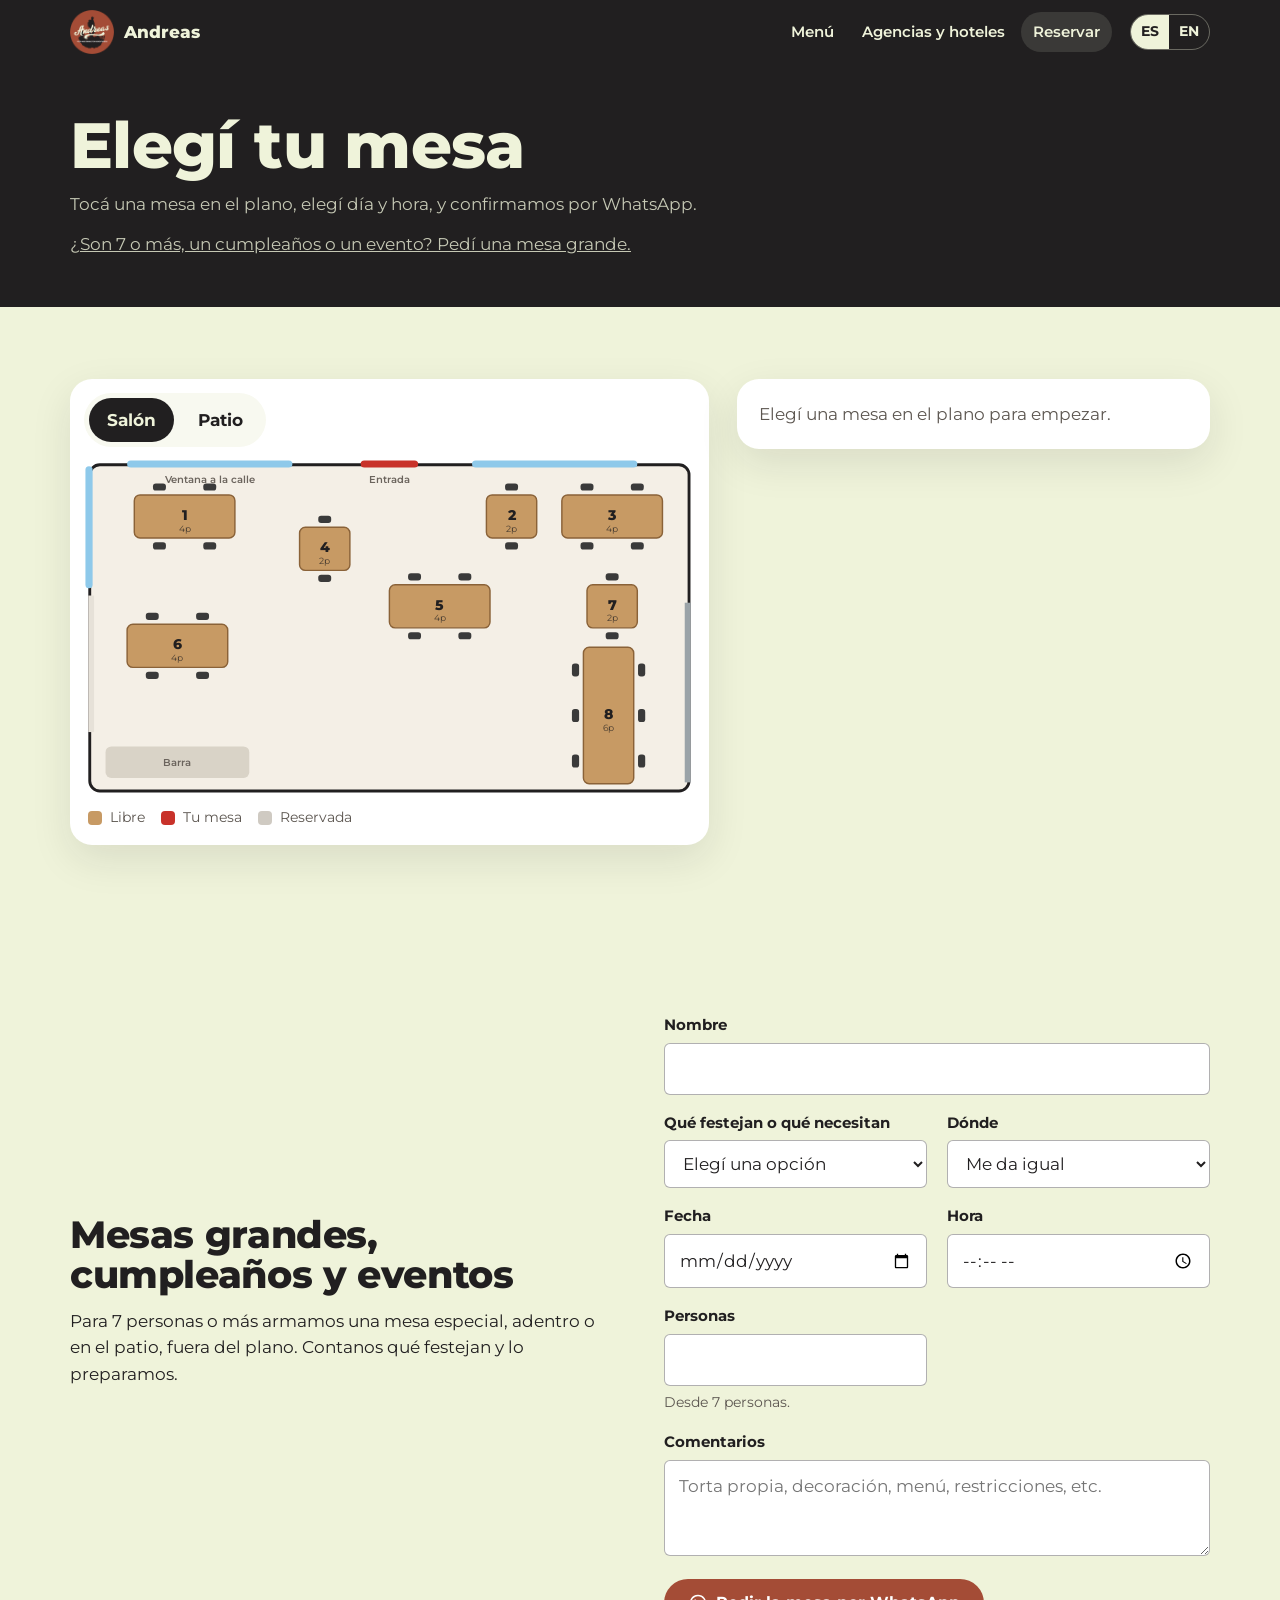
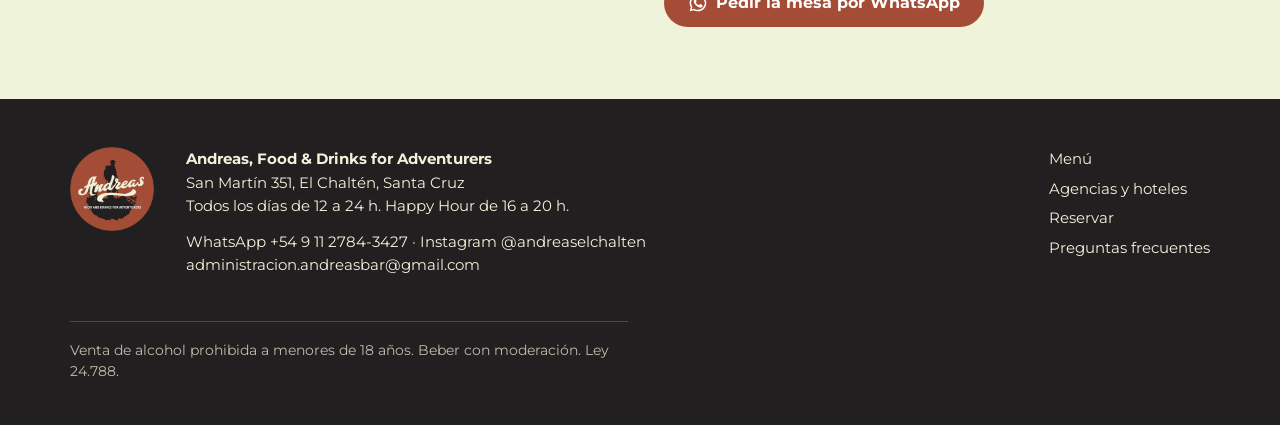
<file: reservas/index.html>
<!doctype html>
<html lang="es">
<head>
<meta charset="utf-8">
<meta name="viewport" content="width=device-width, initial-scale=1">
<title>Reservar mesa | Andreas, El Chaltén</title>
<meta name="description" content="Elegí tu mesa en el plano y reservá en Andreas, El Chaltén.">
<link rel="canonical" href="https://andreaselchalten.com/reservas/">
<link rel="alternate" hreflang="es" href="https://andreaselchalten.com/reservas/">
<link rel="alternate" hreflang="en" href="https://andreaselchalten.com/en/reservations/">
<meta name="theme-color" content="#211f20">
<meta property="og:title" content="Reservar mesa | Andreas, El Chaltén">
<meta property="og:description" content="Elegí tu mesa en el plano y reservá en Andreas, El Chaltén.">
<meta property="og:image" content="https://andreaselchalten.com/img/salon-sandwich-1400.webp">
<meta property="og:type" content="website">
<link rel="icon" type="image/png" href="/favicon.png">
<link rel="apple-touch-icon" href="/img/apple-touch-icon.png">
<link rel="manifest" href="/manifest.webmanifest">
<meta name="apple-mobile-web-app-title" content="Andreas">
<link rel="preconnect" href="https://fonts.googleapis.com">
<link rel="preconnect" href="https://fonts.gstatic.com" crossorigin>
<link rel="stylesheet" href="https://fonts.googleapis.com/css2?family=Montserrat:wght@400..900&display=swap">
<link rel="stylesheet" href="/css/site.css">
<script type="application/ld+json">{"@context": "https://schema.org", "@type": "Restaurant", "@id": "https://andreaselchalten.com/#restaurante", "name": "Andreas – Food & Drinks for Adventurers", "url": "https://andreaselchalten.com/", "image": ["https://andreaselchalten.com/img/salon-sandwich-1400.webp", "https://andreaselchalten.com/img/logo-1024.png"], "logo": "https://andreaselchalten.com/img/logo-1024.png", "telephone": "+5491127843427", "email": "administracion.andreasbar@gmail.com", "address": {"@type": "PostalAddress", "streetAddress": "San Martín 351", "addressLocality": "El Chaltén", "addressRegion": "Santa Cruz", "postalCode": "9301", "addressCountry": "AR"}, "geo": {"@type": "GeoCoordinates", "latitude": -49.3312, "longitude": -72.8862}, "openingHoursSpecification": [{"@type": "OpeningHoursSpecification", "dayOfWeek": ["Monday", "Tuesday", "Wednesday", "Thursday", "Friday", "Saturday", "Sunday"], "opens": "12:00", "closes": "23:59"}], "servesCuisine": ["Hamburguesas", "Milanesas", "Pizza", "Pastas", "Parrilla"], "priceRange": "$$", "currenciesAccepted": "ARS, USD, EUR", "paymentAccepted": "Efectivo, tarjeta de crédito y débito, QR", "hasMenu": "https://andreaselchalten.com/menu/", "acceptsReservations": "https://andreaselchalten.com/reservas/", "sameAs": ["https://instagram.com/andreaselchalten"], "inLanguage": ["es", "en"]}</script>
</head>
<body>
<a class="salto" href="#contenido">Ir al contenido</a>
<header class="top">
<div class="wrap">
<a class="marca" href="/" aria-label="Andreas, ir al inicio"><img src="/img/icon-192.png" alt="" width="44" height="44"><span>Andreas</span></a>
<nav class="nav" aria-label="Principal"><a href="/menu/">Menú</a><a href="/agencias/">Agencias y hoteles</a><a href="/reservas/" aria-current="page">Reservar</a></nav>
<div class="idioma"><span>ES</span><a href="/en/reservations/" hreflang="en" lang="en" aria-label="English version">EN</a></div>
</div>
</header>
<main id="contenido">
<section class="menu-hero"><div class="wrap">
<h1>Elegí tu mesa</h1>
<p>Tocá una mesa en el plano, elegí día y hora, y confirmamos por WhatsApp.</p>
<p style="margin-top:10px"><a href="#mesa-grande">¿Son 7 o más, un cumpleaños o un evento? Pedí una mesa grande.</a></p>
</div></section>
<section class="seccion reservar" data-reservar data-lang="es">
<div class="wrap reservar-grid">
<div class="plano-caja">
<div class="pestanas" role="tablist">
<button type="button" role="tab" aria-selected="true" data-zona="salon">Salón</button>
<button type="button" role="tab" aria-selected="false" data-zona="patio">Patio</button>
</div>
<div class="plano-zona" data-plano="salon"><svg class="plano" viewBox="0 0 850 470" role="group" aria-label="Plano del salón"><rect x="8" y="8" width="834" height="454" rx="14" class="piso"/><rect x="60" y="2" width="230" height="10" rx="5" class="vidrio"/><rect x="540" y="2" width="230" height="10" rx="5" class="vidrio"/><rect x="385" y="2" width="80" height="10" rx="5" class="puerta"/><text x="425" y="34" class="ref" text-anchor="middle">Entrada</text><text x="175" y="34" class="ref" text-anchor="middle">Ventana a la calle</text><rect x="30" y="400" width="200" height="44" rx="8" class="meson"/><text x="130" y="427" class="ref" text-anchor="middle">Barra</text><rect x="836" y="200" width="8" height="250" class="chapa"/><rect x="2" y="10" width="10" height="170" rx="5" class="vidrio"/><rect x="6" y="190" width="8" height="190" class="pared"/><g class="mesa" data-id="S1" data-cap="4" data-zona="salon" data-label="1" tabindex="0" role="button" aria-pressed="false" aria-label="Mesa 1, para 4"><rect x="96.0" y="34" width="18" height="10" rx="4" class="silla"/><rect x="96.0" y="116" width="18" height="10" rx="4" class="silla"/><rect x="166.0" y="34" width="18" height="10" rx="4" class="silla"/><rect x="166.0" y="116" width="18" height="10" rx="4" class="silla"/><rect x="70" y="50" width="140" height="60" rx="8" class="tabla"/><text x="140.0" y="85.0" text-anchor="middle" class="num">1</text><text x="140.0" y="101.0" text-anchor="middle" class="cap">4p</text></g><g class="mesa" data-id="S2" data-cap="2" data-zona="salon" data-label="2" tabindex="0" role="button" aria-pressed="false" aria-label="Mesa 2, para 2"><rect x="586.0" y="34" width="18" height="10" rx="4" class="silla"/><rect x="586.0" y="116" width="18" height="10" rx="4" class="silla"/><rect x="560" y="50" width="70" height="60" rx="8" class="tabla"/><text x="595.0" y="85.0" text-anchor="middle" class="num">2</text><text x="595.0" y="101.0" text-anchor="middle" class="cap">2p</text></g><g class="mesa" data-id="S3" data-cap="4" data-zona="salon" data-label="3" tabindex="0" role="button" aria-pressed="false" aria-label="Mesa 3, para 4"><rect x="691.0" y="34" width="18" height="10" rx="4" class="silla"/><rect x="691.0" y="116" width="18" height="10" rx="4" class="silla"/><rect x="761.0" y="34" width="18" height="10" rx="4" class="silla"/><rect x="761.0" y="116" width="18" height="10" rx="4" class="silla"/><rect x="665" y="50" width="140" height="60" rx="8" class="tabla"/><text x="735.0" y="85.0" text-anchor="middle" class="num">3</text><text x="735.0" y="101.0" text-anchor="middle" class="cap">4p</text></g><g class="mesa" data-id="S4" data-cap="2" data-zona="salon" data-label="4" tabindex="0" role="button" aria-pressed="false" aria-label="Mesa 4, para 2"><rect x="326.0" y="79" width="18" height="10" rx="4" class="silla"/><rect x="326.0" y="161" width="18" height="10" rx="4" class="silla"/><rect x="300" y="95" width="70" height="60" rx="8" class="tabla"/><text x="335.0" y="130.0" text-anchor="middle" class="num">4</text><text x="335.0" y="146.0" text-anchor="middle" class="cap">2p</text></g><g class="mesa" data-id="S5" data-cap="4" data-zona="salon" data-label="5" tabindex="0" role="button" aria-pressed="false" aria-label="Mesa 5, para 4"><rect x="451.0" y="159" width="18" height="10" rx="4" class="silla"/><rect x="451.0" y="241" width="18" height="10" rx="4" class="silla"/><rect x="521.0" y="159" width="18" height="10" rx="4" class="silla"/><rect x="521.0" y="241" width="18" height="10" rx="4" class="silla"/><rect x="425" y="175" width="140" height="60" rx="8" class="tabla"/><text x="495.0" y="210.0" text-anchor="middle" class="num">5</text><text x="495.0" y="226.0" text-anchor="middle" class="cap">4p</text></g><g class="mesa" data-id="S6" data-cap="4" data-zona="salon" data-label="6" tabindex="0" role="button" aria-pressed="false" aria-label="Mesa 6, para 4"><rect x="86.0" y="214" width="18" height="10" rx="4" class="silla"/><rect x="86.0" y="296" width="18" height="10" rx="4" class="silla"/><rect x="156.0" y="214" width="18" height="10" rx="4" class="silla"/><rect x="156.0" y="296" width="18" height="10" rx="4" class="silla"/><rect x="60" y="230" width="140" height="60" rx="8" class="tabla"/><text x="130.0" y="265.0" text-anchor="middle" class="num">6</text><text x="130.0" y="281.0" text-anchor="middle" class="cap">4p</text></g><g class="mesa" data-id="S7" data-cap="2" data-zona="salon" data-label="7" tabindex="0" role="button" aria-pressed="false" aria-label="Mesa 7, para 2"><rect x="726.0" y="159" width="18" height="10" rx="4" class="silla"/><rect x="726.0" y="241" width="18" height="10" rx="4" class="silla"/><rect x="700" y="175" width="70" height="60" rx="8" class="tabla"/><text x="735.0" y="210.0" text-anchor="middle" class="num">7</text><text x="735.0" y="226.0" text-anchor="middle" class="cap">2p</text></g><g class="mesa" data-id="S8" data-cap="6" data-zona="salon" data-label="8" tabindex="0" role="button" aria-pressed="false" aria-label="Mesa 8, para 6"><rect x="679" y="284.6666666666667" width="10" height="18" rx="4" class="silla"/><rect x="771" y="284.6666666666667" width="10" height="18" rx="4" class="silla"/><rect x="679" y="348.0" width="10" height="18" rx="4" class="silla"/><rect x="771" y="348.0" width="10" height="18" rx="4" class="silla"/><rect x="679" y="411.33333333333337" width="10" height="18" rx="4" class="silla"/><rect x="771" y="411.33333333333337" width="10" height="18" rx="4" class="silla"/><rect x="695" y="262" width="70" height="190" rx="8" class="tabla"/><text x="730.0" y="362.0" text-anchor="middle" class="num">8</text><text x="730.0" y="378.0" text-anchor="middle" class="cap">6p</text></g></svg></div>
<div class="plano-zona" data-plano="patio" hidden><svg class="plano" viewBox="0 0 700 440" role="group" aria-label="Plano del patio"><rect x="8" y="8" width="684" height="424" rx="14" class="piso-patio"/><rect x="8" y="8" width="620" height="16" rx="4" class="fachada"/><rect x="634" y="8" width="58" height="424" rx="6" class="hotel"/><text x="663" y="220.0" class="ref" text-anchor="middle" transform="rotate(-90 663 220.0)">Hotel</text><text x="310.0" y="46" class="ref" text-anchor="middle">Frente del local</text><rect x="8" y="420" width="620" height="12" rx="4" class="baranda"/><text x="230" y="410" class="ref" text-anchor="middle">Baranda y calle San Martín</text><g class="mesa" data-id="PA" data-cap="2" data-zona="patio" data-label="A" tabindex="0" role="button" aria-pressed="false" aria-label="Mesa A, para 2 (mesita con sillones)"><g transform="translate(306 84) rotate(90)"><ellipse rx="19" ry="23" class="sillon"/><path d="M-15 -8 L15 -8 M-17 0 L17 0 M-15 8 L15 8 M-9 -18 L-9 18 M0 -22 L0 22 M9 -18 L9 18" class="hilos"/></g><g transform="translate(394 84) rotate(-90)"><ellipse rx="19" ry="23" class="sillon"/><path d="M-15 -8 L15 -8 M-17 0 L17 0 M-15 8 L15 8 M-9 -18 L-9 18 M0 -22 L0 22 M9 -18 L9 18" class="hilos"/></g><circle cx="350" cy="78" r="15" class="tabla ratona"/><text x="350" y="84" text-anchor="middle" class="num chico">A</text></g><g class="mesa" data-id="P1" data-cap="2" data-zona="patio" data-label="9" tabindex="0" role="button" aria-pressed="false" aria-label="Mesa 9, para 2"><circle cx="72" cy="210" r="9" class="silla"/><circle cx="148" cy="210" r="9" class="silla"/><circle cx="110" cy="210" r="26" class="tabla"/><text x="110" y="215" text-anchor="middle" class="num">9</text><text x="110" y="231" text-anchor="middle" class="cap">2p</text></g><g class="mesa" data-id="P2" data-cap="2" data-zona="patio" data-label="10" tabindex="0" role="button" aria-pressed="false" aria-label="Mesa 10, para 2"><circle cx="192" cy="150" r="9" class="silla"/><circle cx="268" cy="150" r="9" class="silla"/><circle cx="230" cy="150" r="26" class="tabla"/><text x="230" y="155" text-anchor="middle" class="num">10</text><text x="230" y="171" text-anchor="middle" class="cap">2p</text></g><g class="mesa" data-id="P3" data-cap="2" data-zona="patio" data-label="11" tabindex="0" role="button" aria-pressed="false" aria-label="Mesa 11, para 2"><circle cx="312" cy="210" r="9" class="silla"/><circle cx="388" cy="210" r="9" class="silla"/><circle cx="350" cy="210" r="26" class="tabla"/><text x="350" y="215" text-anchor="middle" class="num">11</text><text x="350" y="231" text-anchor="middle" class="cap">2p</text></g><g class="mesa" data-id="P4" data-cap="2" data-zona="patio" data-label="12" tabindex="0" role="button" aria-pressed="false" aria-label="Mesa 12, para 2"><circle cx="432" cy="250" r="9" class="silla"/><circle cx="508" cy="250" r="9" class="silla"/><circle cx="470" cy="250" r="26" class="tabla"/><text x="470" y="255" text-anchor="middle" class="num">12</text><text x="470" y="271" text-anchor="middle" class="cap">2p</text></g><g class="mesa" data-id="PB" data-cap="2" data-zona="patio" data-label="B" tabindex="0" role="button" aria-pressed="false" aria-label="Mesa B, para 2 (mesita con sillones)"><g transform="translate(436 344) rotate(155)"><ellipse rx="19" ry="23" class="sillon"/><path d="M-15 -8 L15 -8 M-17 0 L17 0 M-15 8 L15 8 M-9 -18 L-9 18 M0 -22 L0 22 M9 -18 L9 18" class="hilos"/></g><g transform="translate(504 344) rotate(205)"><ellipse rx="19" ry="23" class="sillon"/><path d="M-15 -8 L15 -8 M-17 0 L17 0 M-15 8 L15 8 M-9 -18 L-9 18 M0 -22 L0 22 M9 -18 L9 18" class="hilos"/></g><circle cx="470" cy="378" r="15" class="tabla ratona"/><text x="470" y="384" text-anchor="middle" class="num chico">B</text></g><g class="mesa" data-id="PC" data-cap="6" data-zona="patio" data-label="C" tabindex="0" role="button" aria-pressed="false" aria-label="Mesa C, para 6"><rect x="524" y="142.66666666666666" width="10" height="18" rx="4" class="silla"/><rect x="616" y="142.66666666666666" width="10" height="18" rx="4" class="silla"/><rect x="524" y="206.0" width="10" height="18" rx="4" class="silla"/><rect x="616" y="206.0" width="10" height="18" rx="4" class="silla"/><rect x="524" y="269.33333333333337" width="10" height="18" rx="4" class="silla"/><rect x="616" y="269.33333333333337" width="10" height="18" rx="4" class="silla"/><rect x="540" y="120" width="70" height="190" rx="8" class="tabla"/><text x="575.0" y="220.0" text-anchor="middle" class="num">C</text><text x="575.0" y="236.0" text-anchor="middle" class="cap">6p</text></g></svg></div>
<p class="leyenda-plano"><span class="ley libre"></span>Libre <span class="ley elegida"></span>Tu mesa <span class="ley ocupada"></span>Reservada</p>
</div>
<form class="ficha" novalidate data-ficha>
<p class="ficha-vacia" data-vacia>Elegí una mesa en el plano para empezar.</p>
<div data-pasos hidden>
<p class="ficha-mesa" data-titulo-mesa></p>
<div class="form">
<div><label for="r-fecha">Día</label><input id="r-fecha" type="date" required></div>
<div><label for="r-hora">Hora</label><select id="r-hora" required><option value="">--</option><option value="12:00">12:00</option><option value="12:30">12:30</option><option value="13:00">13:00</option><option value="13:30">13:30</option><option value="14:00">14:00</option><option value="14:30">14:30</option><option value="15:00">15:00</option><option value="15:30">15:30</option><option value="16:00">16:00</option><option value="16:30">16:30</option><option value="17:00">17:00</option><option value="17:30">17:30</option><option value="18:00">18:00</option><option value="18:30">18:30</option><option value="19:00">19:00</option><option value="19:30">19:30</option><option value="20:00">20:00</option><option value="20:30">20:30</option><option value="21:00">21:00</option><option value="21:30">21:30</option><option value="22:00">22:00</option><option value="22:30">22:30</option></select></div>
<div><label for="r-pax">Personas</label><select id="r-pax" required></select></div>
<div class="full estado-mesa" data-estado-mesa hidden></div>
<div class="full vereda" data-vereda hidden aria-live="polite"></div>
<div class="full"><label for="r-nombre">Nombre</label><input id="r-nombre" required autocomplete="name"></div>
<div class="full"><label for="r-email">Correo (opcional)</label><input id="r-email" type="email" autocomplete="email"></div>
<label class="check full"><input id="r-ok" type="checkbox" required> <span>Acepto que Andreas use estos datos solo para gestionar mi reserva (ley 25.326).</span></label>
<div class="trampa" aria-hidden="true"><label>Sitio web<input name="web" tabindex="-1" autocomplete="off"></label></div><p class="error full" hidden role="alert" data-error></p>
<div class="full"><button class="btn btn-wa" type="submit" data-enviar><svg viewBox="0 0 24 24" aria-hidden="true"><path fill="currentColor" d="M12 2a10 10 0 0 0-8.6 15.1L2 22l5-1.3A10 10 0 1 0 12 2Zm0 18.2a8.2 8.2 0 0 1-4.2-1.1l-.3-.2-3 .8.8-2.9-.2-.3A8.2 8.2 0 1 1 12 20.2Zm4.5-6.1c-.2-.1-1.5-.7-1.7-.8s-.4-.1-.6.1-.7.8-.8 1-.3.2-.5.1a6.7 6.7 0 0 1-3.3-2.9c-.3-.4.2-.4.7-1.3.1-.2 0-.3 0-.4l-.8-1.8c-.2-.5-.4-.4-.6-.4h-.5a1 1 0 0 0-.7.3 3 3 0 0 0-.9 2.2 5.2 5.2 0 0 0 1.1 2.7 11.8 11.8 0 0 0 4.5 4c1.7.7 2.3.8 3.2.6a2.7 2.7 0 0 0 1.8-1.2 2.2 2.2 0 0 0 .1-1.2c0-.1-.2-.2-.4-.3Z"/></svg>Reservar por WhatsApp</button></div>
</div>
</div>
<div class="listo" data-listo hidden tabindex="-1"></div>
</form>
</div>
</section>
<section class="seccion alt" id="mesa-grande">
<div class="wrap dividido">
<div>
<h2>Mesas grandes, cumpleaños y eventos</h2>
<p style="margin-top:14px">Para 7 personas o más armamos una mesa especial, adentro o en el patio, fuera del plano. Contanos qué festejan y lo preparamos.</p>
</div>
<div><form class="form" data-wa="Hola, quiero reservar una mesa grande." data-api="grupo" data-prefijo="e" data-tipo="Evento" novalidate style="margin-top:24px">
<div class="full"><label for="e-agencia">Nombre</label><input id="e-agencia" required data-etiqueta="Nombre" autocomplete="name"></div>
<div><label for="e-tipo">Qué festejan o qué necesitan</label><select id="e-tipo" required data-etiqueta="Tipo"><option value="">Elegí una opción</option><option>Cumpleaños</option><option>Reunión de equipo</option><option>Evento</option><option>Mesa grande</option></select></div>
<div><label for="e-zona">Dónde</label><select id="e-zona" data-etiqueta="Lugar"><option value="">Me da igual</option><option value="Salón">Salón</option><option value="Patio">Patio</option></select></div>
<div><label for="e-fecha">Fecha</label><input id="e-fecha" type="date" required data-etiqueta="Fecha"></div>
<div><label for="e-hora">Hora</label><input id="e-hora" type="time" required data-etiqueta="Hora"></div>
<div><label for="e-pax">Personas</label><input id="e-pax" type="number" min="7" max="49" required inputmode="numeric" data-etiqueta="Personas"><p class="ayuda">Desde 7 personas.</p></div>
<div class="full"><label for="e-notas">Comentarios</label><textarea id="e-notas" data-etiqueta="Comentarios" placeholder="Torta propia, decoración, menú, restricciones, etc."></textarea></div>
<div class="trampa" aria-hidden="true"><label>Sitio web<input name="web" tabindex="-1" autocomplete="off"></label></div><p class="error full" hidden role="alert">Revisá los campos marcados: faltan datos.</p>
<div class="full"><button class="btn btn-wa" type="submit"><svg viewBox="0 0 24 24" aria-hidden="true"><path fill="currentColor" d="M12 2a10 10 0 0 0-8.6 15.1L2 22l5-1.3A10 10 0 1 0 12 2Zm0 18.2a8.2 8.2 0 0 1-4.2-1.1l-.3-.2-3 .8.8-2.9-.2-.3A8.2 8.2 0 1 1 12 20.2Zm4.5-6.1c-.2-.1-1.5-.7-1.7-.8s-.4-.1-.6.1-.7.8-.8 1-.3.2-.5.1a6.7 6.7 0 0 1-3.3-2.9c-.3-.4.2-.4.7-1.3.1-.2 0-.3 0-.4l-.8-1.8c-.2-.5-.4-.4-.6-.4h-.5a1 1 0 0 0-.7.3 3 3 0 0 0-.9 2.2 5.2 5.2 0 0 0 1.1 2.7 11.8 11.8 0 0 0 4.5 4c1.7.7 2.3.8 3.2.6a2.7 2.7 0 0 0 1.8-1.2 2.2 2.2 0 0 0 .1-1.2c0-.1-.2-.2-.4-.3Z"/></svg>Pedir la mesa por WhatsApp</button></div>
</form></div>
</div>
</section>
<script src="/js/reservar.js" defer></script>
</main>
<footer class="pie">
<div class="wrap">
<img src="/img/logo-512.webp" alt="Andreas, Food and Drinks for Adventurers" width="84" height="84" loading="lazy">
<div>
<p><b>Andreas, Food &amp; Drinks for Adventurers</b><br>San Martín 351, El Chaltén, Santa Cruz<br>Todos los días de 12 a 24 h. Happy Hour de 16 a 20 h.</p>
<p><a href="https://wa.me/5491127843427">WhatsApp +54 9 11 2784-3427</a> · <a href="https://instagram.com/andreaselchalten">Instagram @andreaselchalten</a><br><a href="mailto:administracion.andreasbar@gmail.com">administracion.andreasbar@gmail.com</a></p>
</div>
<ul><li><a href="/menu/">Menú</a></li><li><a href="/agencias/">Agencias y hoteles</a></li><li><a href="/reservas/">Reservar</a></li><li><a href="/#preguntas">Preguntas frecuentes</a></li></ul>
<p class="legal">Venta de alcohol prohibida a menores de 18 años. Beber con moderación. Ley 24.788.</p>
</div>
</footer>

<script src="/js/site.js" defer></script>
</body>
</html>
</file>
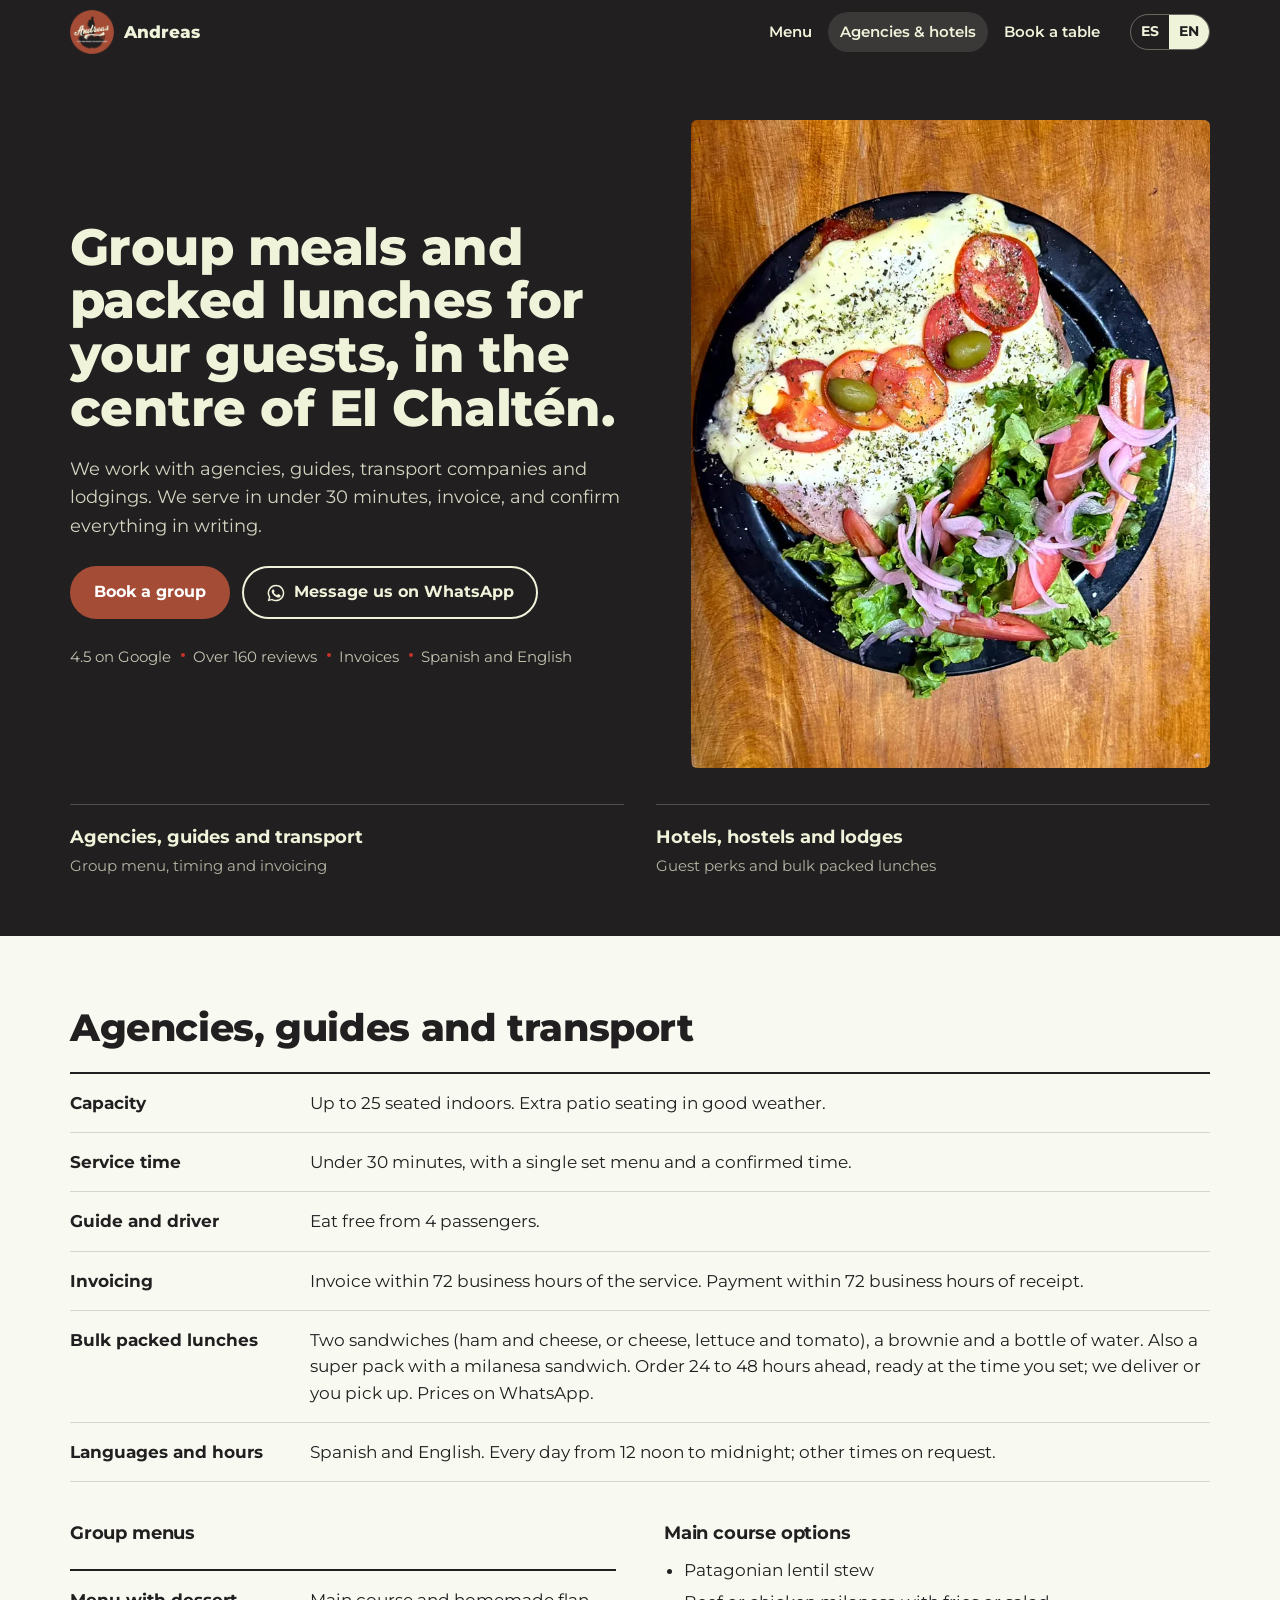
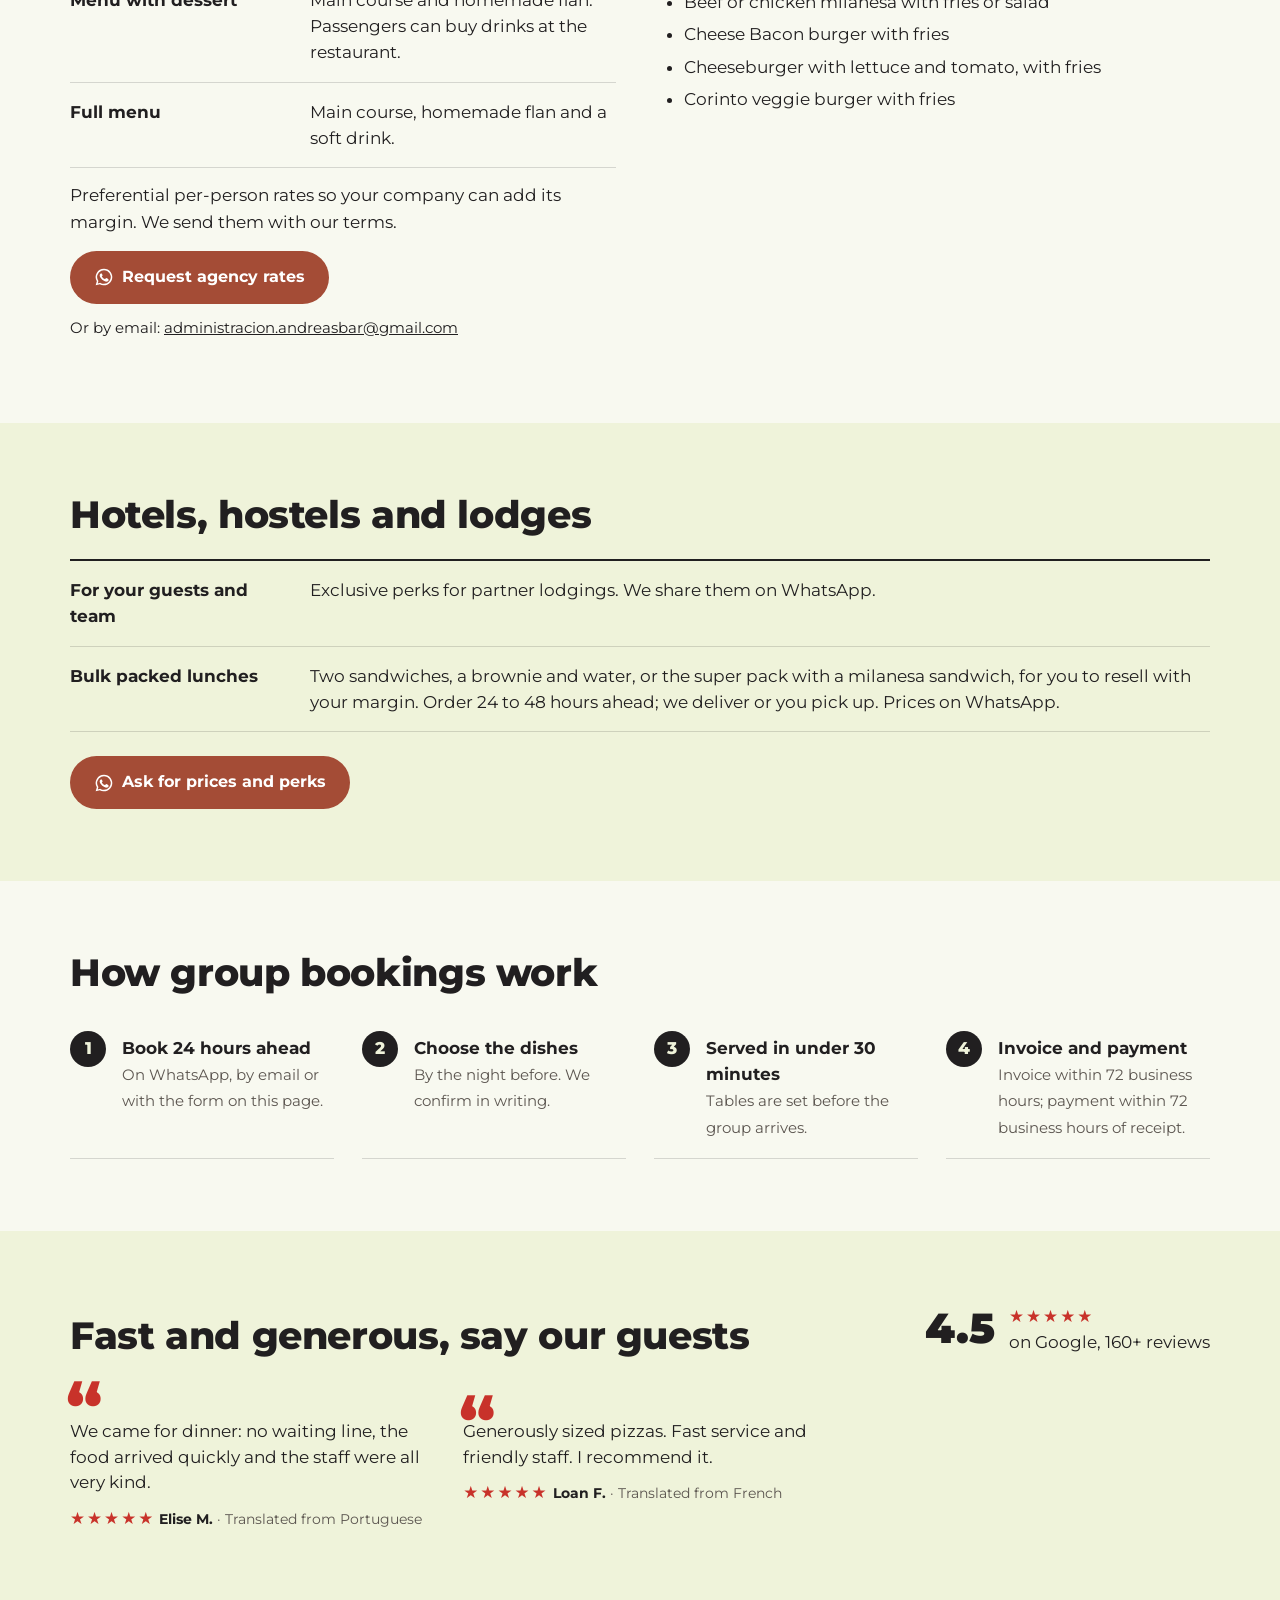
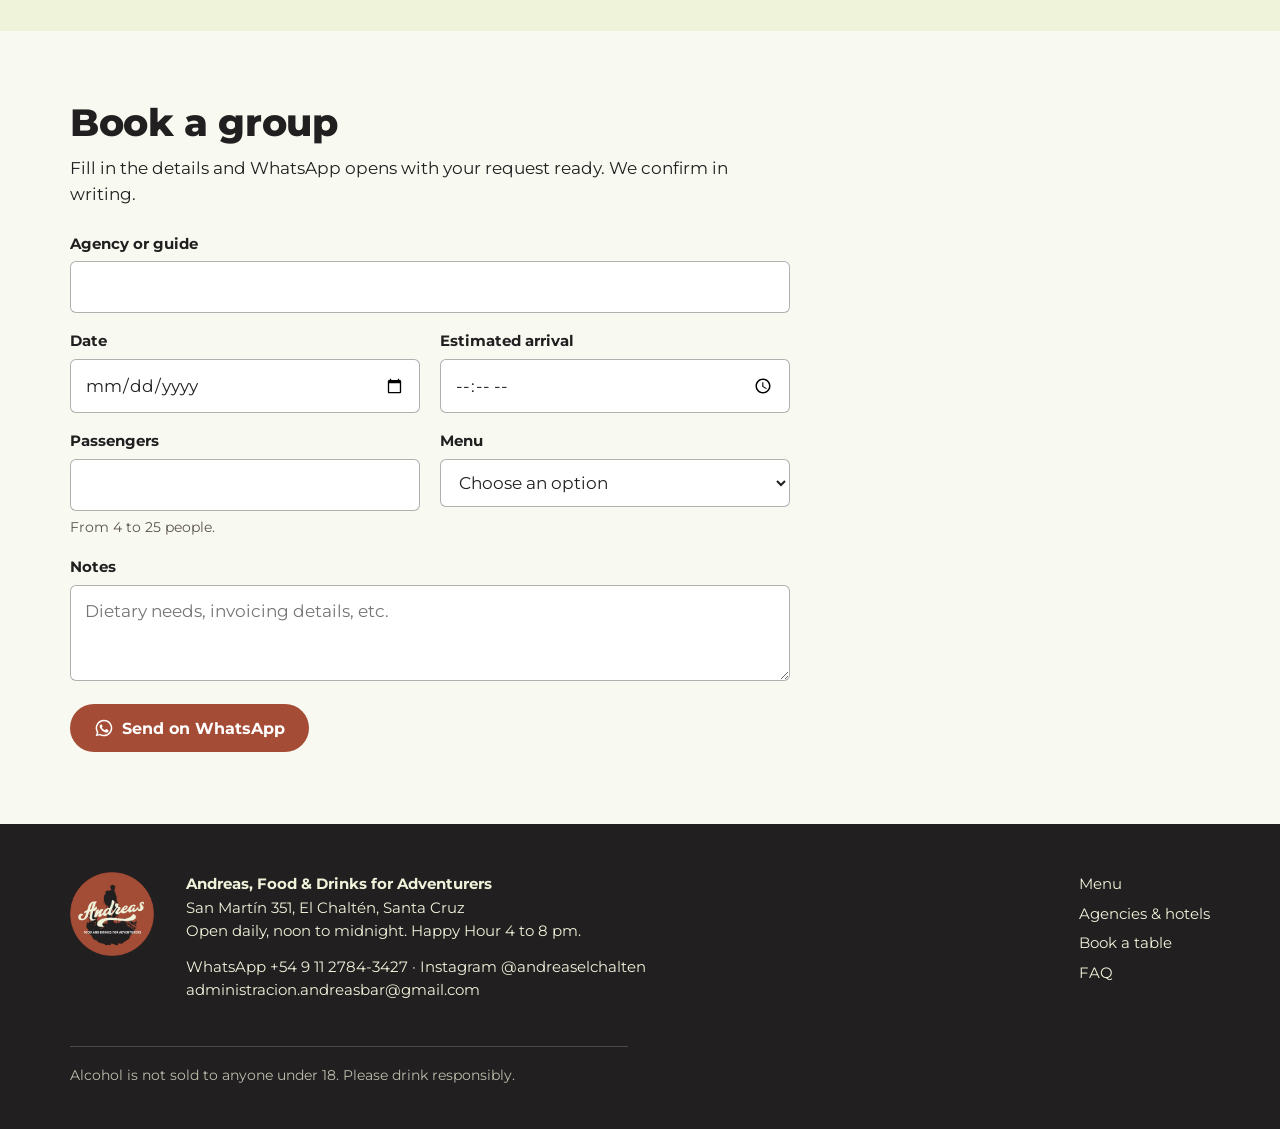
<file: en/agencies/index.html>
<!doctype html>
<html lang="en">
<head>
<meta charset="utf-8">
<meta name="viewport" content="width=device-width, initial-scale=1">
<title>Agencies, guides and hotels | Andreas, El Chaltén</title>
<meta name="description" content="Group menu for agencies and guides in El Chaltén: up to 25 people, served in under 30 minutes, guides and drivers eat free.">
<link rel="canonical" href="https://andreaselchalten.com/en/agencies/">
<link rel="alternate" hreflang="en" href="https://andreaselchalten.com/en/agencies/">
<link rel="alternate" hreflang="es" href="https://andreaselchalten.com/agencias/">
<meta name="theme-color" content="#211f20">
<meta property="og:title" content="Agencies, guides and hotels | Andreas, El Chaltén">
<meta property="og:description" content="Group menu for agencies and guides in El Chaltén: up to 25 people, served in under 30 minutes, guides and drivers eat free.">
<meta property="og:image" content="https://andreaselchalten.com/img/salon-sandwich-1400.webp">
<meta property="og:type" content="website">
<link rel="icon" type="image/png" href="/favicon.png">
<link rel="apple-touch-icon" href="/img/apple-touch-icon.png">
<link rel="manifest" href="/manifest.webmanifest">
<meta name="apple-mobile-web-app-title" content="Andreas">
<link rel="preconnect" href="https://fonts.googleapis.com">
<link rel="preconnect" href="https://fonts.gstatic.com" crossorigin>
<link rel="stylesheet" href="https://fonts.googleapis.com/css2?family=Montserrat:wght@400..900&display=swap">
<link rel="stylesheet" href="/css/site.css">
<script type="application/ld+json">{"@context": "https://schema.org", "@type": "Restaurant", "@id": "https://andreaselchalten.com/#restaurante", "name": "Andreas – Food & Drinks for Adventurers", "url": "https://andreaselchalten.com/en/", "image": ["https://andreaselchalten.com/img/salon-sandwich-1400.webp", "https://andreaselchalten.com/img/logo-1024.png"], "logo": "https://andreaselchalten.com/img/logo-1024.png", "telephone": "+5491127843427", "email": "administracion.andreasbar@gmail.com", "address": {"@type": "PostalAddress", "streetAddress": "San Martín 351", "addressLocality": "El Chaltén", "addressRegion": "Santa Cruz", "postalCode": "9301", "addressCountry": "AR"}, "geo": {"@type": "GeoCoordinates", "latitude": -49.3312, "longitude": -72.8862}, "openingHoursSpecification": [{"@type": "OpeningHoursSpecification", "dayOfWeek": ["Monday", "Tuesday", "Wednesday", "Thursday", "Friday", "Saturday", "Sunday"], "opens": "12:00", "closes": "23:59"}], "servesCuisine": ["Burgers", "Milanesa", "Pizza", "Pasta", "Steak"], "priceRange": "$$", "currenciesAccepted": "ARS, USD, EUR", "paymentAccepted": "Cash, credit and debit cards, QR", "hasMenu": "https://andreaselchalten.com/en/menu/", "acceptsReservations": "https://andreaselchalten.com/en/reservations/", "sameAs": ["https://instagram.com/andreaselchalten"], "inLanguage": ["es", "en"]}</script>
</head>
<body>
<a class="salto" href="#contenido">Skip to content</a>
<header class="top">
<div class="wrap">
<a class="marca" href="/en/" aria-label="Andreas, go to home"><img src="/img/icon-192.png" alt="" width="44" height="44"><span>Andreas</span></a>
<nav class="nav" aria-label="Main"><a href="/en/menu/">Menu</a><a href="/en/agencies/" aria-current="page">Agencies &amp; hotels</a><a href="/en/reservations/">Book a table</a></nav>
<div class="idioma"><a href="/agencias/" hreflang="es" lang="es" aria-label="Versión en español">ES</a><span>EN</span></div>
</div>
</header>
<main id="contenido">
<section class="hero hero-b2b">
<div class="wrap">
<div>
<h1>Group meals and packed lunches for your guests, in the centre of El Chaltén.</h1>
<p class="bajada">We work with agencies, guides, transport companies and lodgings. We serve in under 30 minutes, invoice, and confirm everything in writing.</p>
<div class="acciones">
<a class="btn btn-wa" href="#reservar-grupo">Book a group</a>
<a class="btn btn-linea" href="https://wa.me/5491127843427?text=Hi%2C%20I%20saw%20the%20Andreas%20website.%20I%20work%20for%20an%20agency%20and%20would%20like%20to%20start%20working%20with%20you."><svg viewBox="0 0 24 24" aria-hidden="true"><path fill="currentColor" d="M12 2a10 10 0 0 0-8.6 15.1L2 22l5-1.3A10 10 0 1 0 12 2Zm0 18.2a8.2 8.2 0 0 1-4.2-1.1l-.3-.2-3 .8.8-2.9-.2-.3A8.2 8.2 0 1 1 12 20.2Zm4.5-6.1c-.2-.1-1.5-.7-1.7-.8s-.4-.1-.6.1-.7.8-.8 1-.3.2-.5.1a6.7 6.7 0 0 1-3.3-2.9c-.3-.4.2-.4.7-1.3.1-.2 0-.3 0-.4l-.8-1.8c-.2-.5-.4-.4-.6-.4h-.5a1 1 0 0 0-.7.3 3 3 0 0 0-.9 2.2 5.2 5.2 0 0 0 1.1 2.7 11.8 11.8 0 0 0 4.5 4c1.7.7 2.3.8 3.2.6a2.7 2.7 0 0 0 1.8-1.2 2.2 2.2 0 0 0 .1-1.2c0-.1-.2-.2-.4-.3Z"/></svg>Message us on WhatsApp</a>
</div>
<ul class="confianza"><li>4.5 on Google</li><li>Over 160 reviews</li><li>Invoices</li><li>Spanish and English</li></ul>
</div>
<figure><img src="/img/milanesa-napolitana-800.webp" alt="Milanesa napolitana with salad" width="800" height="1067"></figure>
</div>
<div class="wrap"><nav class="caminos" aria-label="Choose your profile">
<a class="camino" href="#agencias"><b>Agencies, guides and transport</b><span>Group menu, timing and invoicing</span></a>
<a class="camino" href="#hoteles"><b>Hotels, hostels and lodges</b><span>Guest perks and bulk packed lunches</span></a>
</nav></div>
</section>
<section class="seccion" id="agencias">
<div class="wrap">
<h2>Agencies, guides and transport</h2>
<dl class="spec"><dt>Capacity</dt><dd>Up to 25 seated indoors. Extra patio seating in good weather.</dd><dt>Service time</dt><dd>Under 30 minutes, with a single set menu and a confirmed time.</dd><dt>Guide and driver</dt><dd>Eat free from 4 passengers.</dd><dt>Invoicing</dt><dd>Invoice within 72 business hours of the service. Payment within 72 business hours of receipt.</dd><dt>Bulk packed lunches</dt><dd>Two sandwiches (ham and cheese, or cheese, lettuce and tomato), a brownie and a bottle of water. Also a super pack with a milanesa sandwich. Order 24 to 48 hours ahead, ready at the time you set; we deliver or you pick up. Prices on WhatsApp.</dd><dt>Languages and hours</dt><dd>Spanish and English. Every day from 12 noon to midnight; other times on request.</dd></dl>
<div class="dividido" style="align-items:start;margin-top:40px">
<div>
<h3>Group menus</h3>
<dl class="spec"><dt>Menu with dessert</dt><dd>Main course and homemade flan. Passengers can buy drinks at the restaurant.</dd><dt>Full menu</dt><dd>Main course, homemade flan and a soft drink.</dd></dl>
<p style="margin-top:14px">Preferential per-person rates so your company can add its margin. We send them with our terms.</p>
<div class="acciones" style="margin-top:16px"><a class="btn btn-wa" href="https://wa.me/5491127843427?text=Hi%2C%20I%20saw%20the%20Andreas%20website.%20I%20work%20for%20an%20agency%20and%20would%20like%20your%20group%20rates."><svg viewBox="0 0 24 24" aria-hidden="true"><path fill="currentColor" d="M12 2a10 10 0 0 0-8.6 15.1L2 22l5-1.3A10 10 0 1 0 12 2Zm0 18.2a8.2 8.2 0 0 1-4.2-1.1l-.3-.2-3 .8.8-2.9-.2-.3A8.2 8.2 0 1 1 12 20.2Zm4.5-6.1c-.2-.1-1.5-.7-1.7-.8s-.4-.1-.6.1-.7.8-.8 1-.3.2-.5.1a6.7 6.7 0 0 1-3.3-2.9c-.3-.4.2-.4.7-1.3.1-.2 0-.3 0-.4l-.8-1.8c-.2-.5-.4-.4-.6-.4h-.5a1 1 0 0 0-.7.3 3 3 0 0 0-.9 2.2 5.2 5.2 0 0 0 1.1 2.7 11.8 11.8 0 0 0 4.5 4c1.7.7 2.3.8 3.2.6a2.7 2.7 0 0 0 1.8-1.2 2.2 2.2 0 0 0 .1-1.2c0-.1-.2-.2-.4-.3Z"/></svg>Request agency rates</a></div>
<p style="margin-top:12px;font-size:.95rem">Or by email: <a href="mailto:administracion.andreasbar@gmail.com?subject=Agency rates">administracion.andreasbar@gmail.com</a></p>
</div>
<div>
<h3>Main course options</h3>
<ul class="lista" style="margin-top:12px"><li>Patagonian lentil stew</li><li>Beef or chicken milanesa with fries or salad</li><li>Cheese Bacon burger with fries</li><li>Cheeseburger with lettuce and tomato, with fries</li><li>Corinto veggie burger with fries</li></ul>
</div>
</div>
</div>
</section>
<section class="seccion alt" id="hoteles">
<div class="wrap">
<h2 id="viandas">Hotels, hostels and lodges</h2>
<dl class="spec"><dt>For your guests and team</dt><dd>Exclusive perks for partner lodgings. We share them on WhatsApp.</dd><dt>Bulk packed lunches</dt><dd>Two sandwiches, a brownie and water, or the super pack with a milanesa sandwich, for you to resell with your margin. Order 24 to 48 hours ahead; we deliver or you pick up. Prices on WhatsApp.</dd></dl>
<div class="acciones" style="margin-top:24px">
<a class="btn btn-wa" href="https://wa.me/5491127843427?text=Hi%2C%20I%20saw%20the%20Andreas%20website.%20I%20run%20a%20lodging%20and%20would%20like%20your%20wholesale%20packed%20lunch%20prices%20and%20guest%20perks."><svg viewBox="0 0 24 24" aria-hidden="true"><path fill="currentColor" d="M12 2a10 10 0 0 0-8.6 15.1L2 22l5-1.3A10 10 0 1 0 12 2Zm0 18.2a8.2 8.2 0 0 1-4.2-1.1l-.3-.2-3 .8.8-2.9-.2-.3A8.2 8.2 0 1 1 12 20.2Zm4.5-6.1c-.2-.1-1.5-.7-1.7-.8s-.4-.1-.6.1-.7.8-.8 1-.3.2-.5.1a6.7 6.7 0 0 1-3.3-2.9c-.3-.4.2-.4.7-1.3.1-.2 0-.3 0-.4l-.8-1.8c-.2-.5-.4-.4-.6-.4h-.5a1 1 0 0 0-.7.3 3 3 0 0 0-.9 2.2 5.2 5.2 0 0 0 1.1 2.7 11.8 11.8 0 0 0 4.5 4c1.7.7 2.3.8 3.2.6a2.7 2.7 0 0 0 1.8-1.2 2.2 2.2 0 0 0 .1-1.2c0-.1-.2-.2-.4-.3Z"/></svg>Ask for prices and perks</a>
</div>
</div>
</section>
<section class="seccion">
<div class="wrap">
<h2>How group bookings work</h2>
<ol class="pasos pasos-4" style="margin-top:24px"><li><b>Book 24 hours ahead</b><span>On WhatsApp, by email or with the form on this page.</span></li><li><b>Choose the dishes</b><span>By the night before. We confirm in writing.</span></li><li><b>Served in under 30 minutes</b><span>Tables are set before the group arrives.</span></li><li><b>Invoice and payment</b><span>Invoice within 72 business hours; payment within 72 business hours of receipt.</span></li></ol>
</div>
</section>
<section class="seccion alt">
<div class="wrap">
<div class="cabeza"><div><h2>Fast and generous, say our guests</h2></div><a class="puntaje" href="https://www.google.com/maps/search/?api=1&query=Andreas+Food+and+Drinks+San+Mart%C3%ADn+351+El+Chalt%C3%A9n"><b>4.5</b><span><span class="estrellas" aria-hidden="true">★★★★★</span><br>on Google, 160+ reviews</span></a></div>
<div class="resenas"><figure class="resena">
<blockquote><p>We came for dinner: no waiting line, the food arrived quickly and the staff were all very kind.</p></blockquote>
<figcaption><span class="estrellas" aria-label="5 stars">★★★★★</span> <b>Elise M.</b> <span>· Translated from Portuguese</span></figcaption>
</figure>
<figure class="resena">
<blockquote><p>Generously sized pizzas. Fast service and friendly staff. I recommend it.</p></blockquote>
<figcaption><span class="estrellas" aria-label="5 stars">★★★★★</span> <b>Loan F.</b> <span>· Translated from French</span></figcaption>
</figure></div>
</div>
</section>
<section class="seccion" id="reservar-grupo">
<div class="wrap">
<h2>Book a group</h2>
<p style="margin-top:12px">Fill in the details and WhatsApp opens with your request ready. We confirm in writing.</p>
<form class="form" data-wa="Hi, I saw the Andreas website and want to book a group." data-api="grupo" novalidate style="margin-top:24px">
<div class="full"><label for="g-agencia">Agency or guide</label><input id="g-agencia" required data-etiqueta="Agency" autocomplete="organization"></div>
<div><label for="g-fecha">Date</label><input id="g-fecha" type="date" required data-etiqueta="Date"></div>
<div><label for="g-hora">Estimated arrival</label><input id="g-hora" type="time" required data-etiqueta="Time"></div>
<div><label for="g-pax">Passengers</label><input id="g-pax" type="number" min="4" max="25" required inputmode="numeric" data-etiqueta="Passengers"><p class="ayuda">From 4 to 25 people.</p></div>
<div><label for="g-menu">Menu</label><select id="g-menu" required data-etiqueta="Menu"><option value="">Choose an option</option><option>Menu with dessert</option><option>Full menu</option><option>Packed lunches</option></select></div>
<div class="full"><label for="g-notas">Notes</label><textarea id="g-notas" data-etiqueta="Notes" placeholder="Dietary needs, invoicing details, etc."></textarea></div>
<div class="trampa" aria-hidden="true"><label>Sitio web<input name="web" tabindex="-1" autocomplete="off"></label></div><p class="error full" hidden role="alert">Please check the highlighted fields.</p>
<div class="full"><button class="btn btn-wa" type="submit"><svg viewBox="0 0 24 24" aria-hidden="true"><path fill="currentColor" d="M12 2a10 10 0 0 0-8.6 15.1L2 22l5-1.3A10 10 0 1 0 12 2Zm0 18.2a8.2 8.2 0 0 1-4.2-1.1l-.3-.2-3 .8.8-2.9-.2-.3A8.2 8.2 0 1 1 12 20.2Zm4.5-6.1c-.2-.1-1.5-.7-1.7-.8s-.4-.1-.6.1-.7.8-.8 1-.3.2-.5.1a6.7 6.7 0 0 1-3.3-2.9c-.3-.4.2-.4.7-1.3.1-.2 0-.3 0-.4l-.8-1.8c-.2-.5-.4-.4-.6-.4h-.5a1 1 0 0 0-.7.3 3 3 0 0 0-.9 2.2 5.2 5.2 0 0 0 1.1 2.7 11.8 11.8 0 0 0 4.5 4c1.7.7 2.3.8 3.2.6a2.7 2.7 0 0 0 1.8-1.2 2.2 2.2 0 0 0 .1-1.2c0-.1-.2-.2-.4-.3Z"/></svg>Send on WhatsApp</button></div>
</form>
</div>
</section>
</main>
<footer class="pie">
<div class="wrap">
<img src="/img/logo-512.webp" alt="Andreas, Food and Drinks for Adventurers" width="84" height="84" loading="lazy">
<div>
<p><b>Andreas, Food &amp; Drinks for Adventurers</b><br>San Martín 351, El Chaltén, Santa Cruz<br>Open daily, noon to midnight. Happy Hour 4 to 8 pm.</p>
<p><a href="https://wa.me/5491127843427">WhatsApp +54 9 11 2784-3427</a> · <a href="https://instagram.com/andreaselchalten">Instagram @andreaselchalten</a><br><a href="mailto:administracion.andreasbar@gmail.com">administracion.andreasbar@gmail.com</a></p>
</div>
<ul><li><a href="/en/menu/">Menu</a></li><li><a href="/en/agencies/">Agencies &amp; hotels</a></li><li><a href="/en/reservations/">Book a table</a></li><li><a href="/en/#preguntas">FAQ</a></li></ul>
<p class="legal">Alcohol is not sold to anyone under 18. Please drink responsibly.</p>
</div>
</footer>
<nav class="barra-movil" aria-label="Quick actions">
<a class="btn btn-wa" href="/en/reservations/">Book a table</a>
<a class="btn btn-claro" href="https://wa.me/5491127843427?text=Hi%2C%20I%20saw%20the%20Andreas%20website%20and%20I%27d%20like%20to%20ask%3A%20"><svg viewBox="0 0 24 24" aria-hidden="true"><path fill="currentColor" d="M12 2a10 10 0 0 0-8.6 15.1L2 22l5-1.3A10 10 0 1 0 12 2Zm0 18.2a8.2 8.2 0 0 1-4.2-1.1l-.3-.2-3 .8.8-2.9-.2-.3A8.2 8.2 0 1 1 12 20.2Zm4.5-6.1c-.2-.1-1.5-.7-1.7-.8s-.4-.1-.6.1-.7.8-.8 1-.3.2-.5.1a6.7 6.7 0 0 1-3.3-2.9c-.3-.4.2-.4.7-1.3.1-.2 0-.3 0-.4l-.8-1.8c-.2-.5-.4-.4-.6-.4h-.5a1 1 0 0 0-.7.3 3 3 0 0 0-.9 2.2 5.2 5.2 0 0 0 1.1 2.7 11.8 11.8 0 0 0 4.5 4c1.7.7 2.3.8 3.2.6a2.7 2.7 0 0 0 1.8-1.2 2.2 2.2 0 0 0 .1-1.2c0-.1-.2-.2-.4-.3Z"/></svg>WhatsApp</a>
</nav>
<script src="/js/site.js" defer></script>
</body>
</html>
</file>
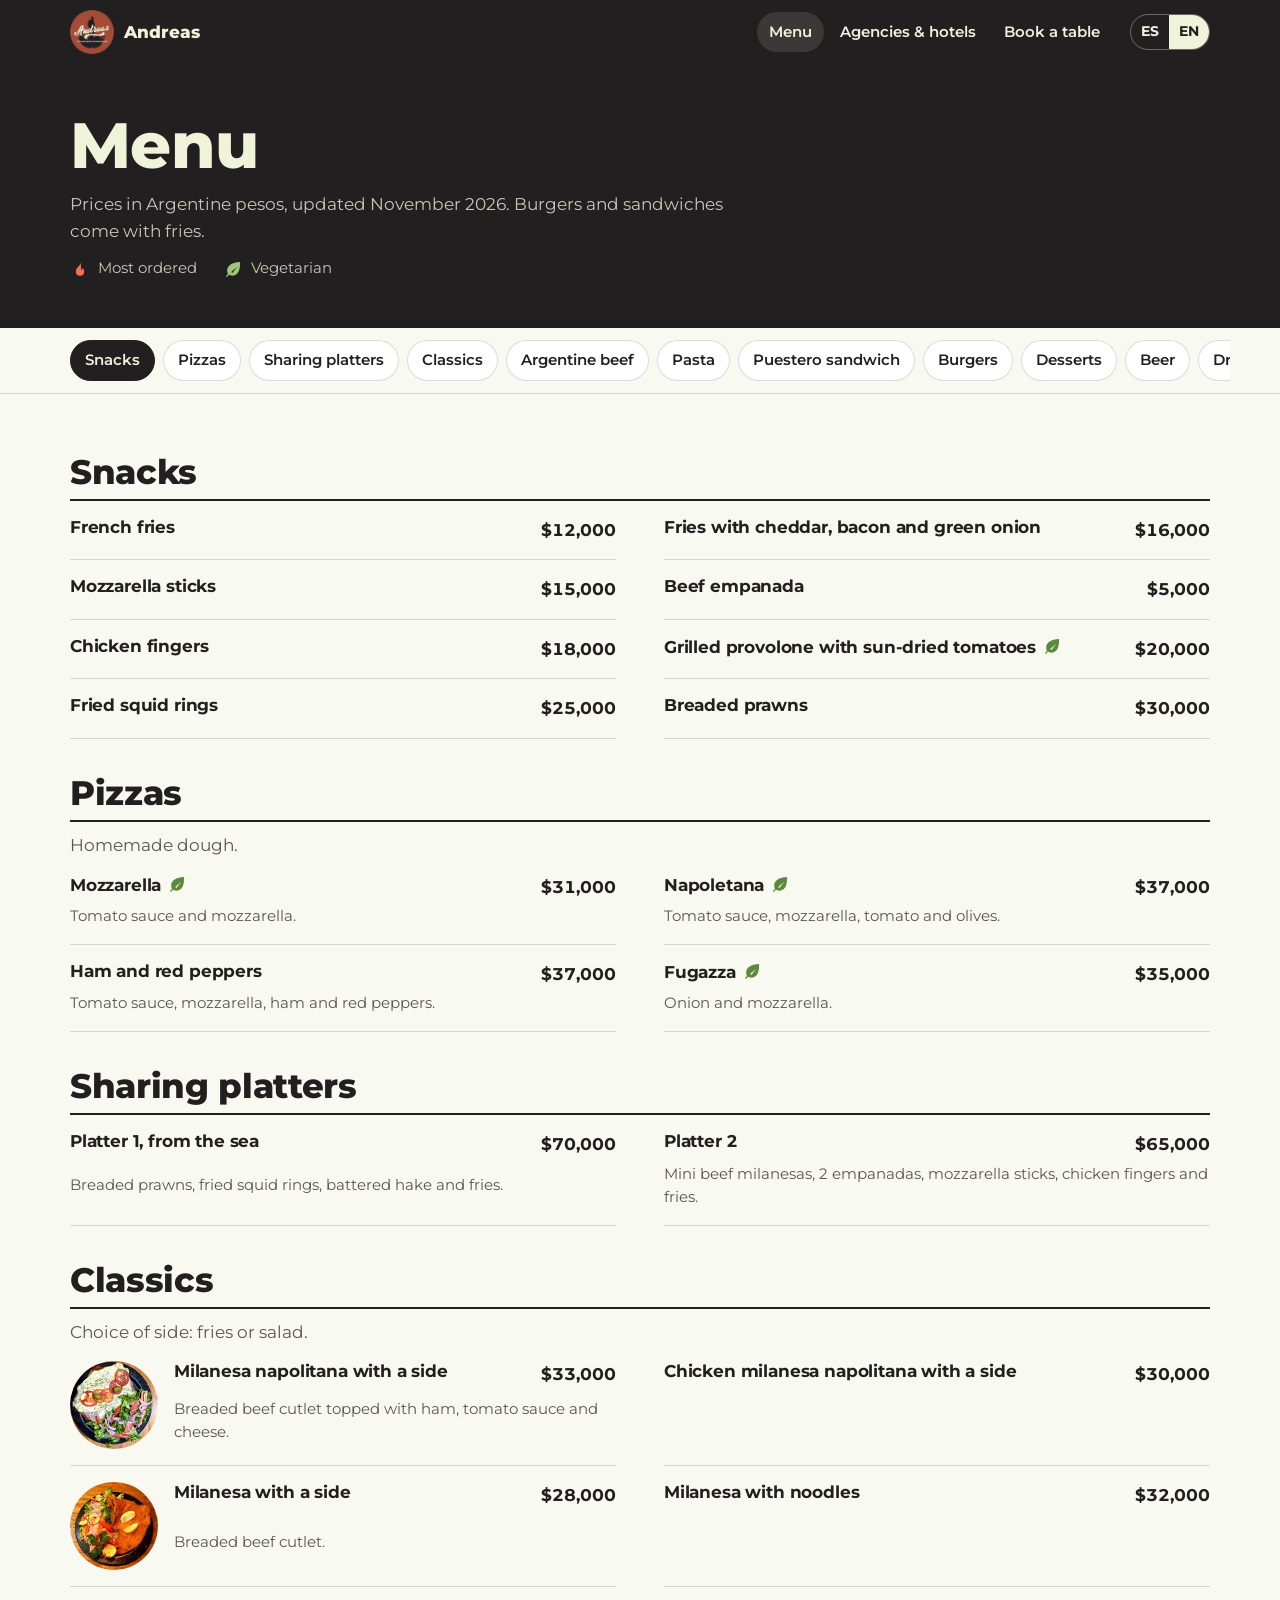
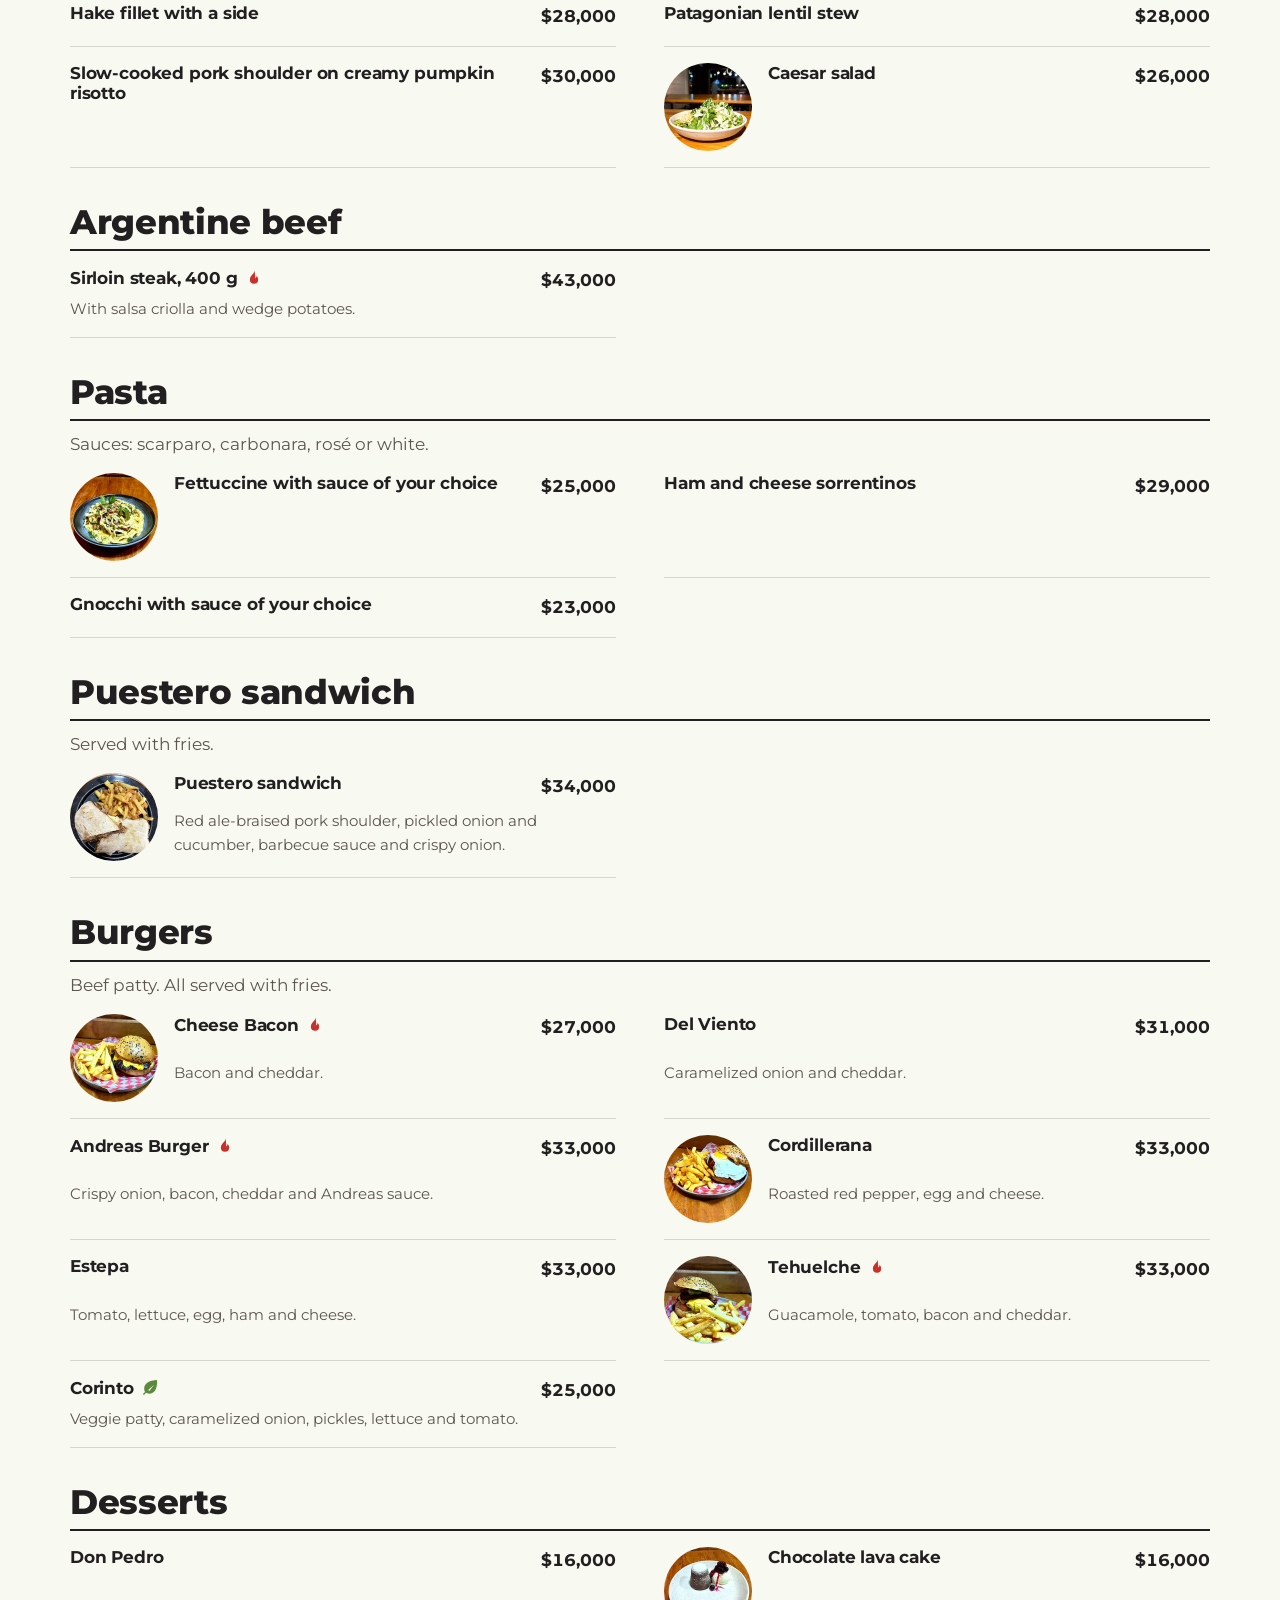
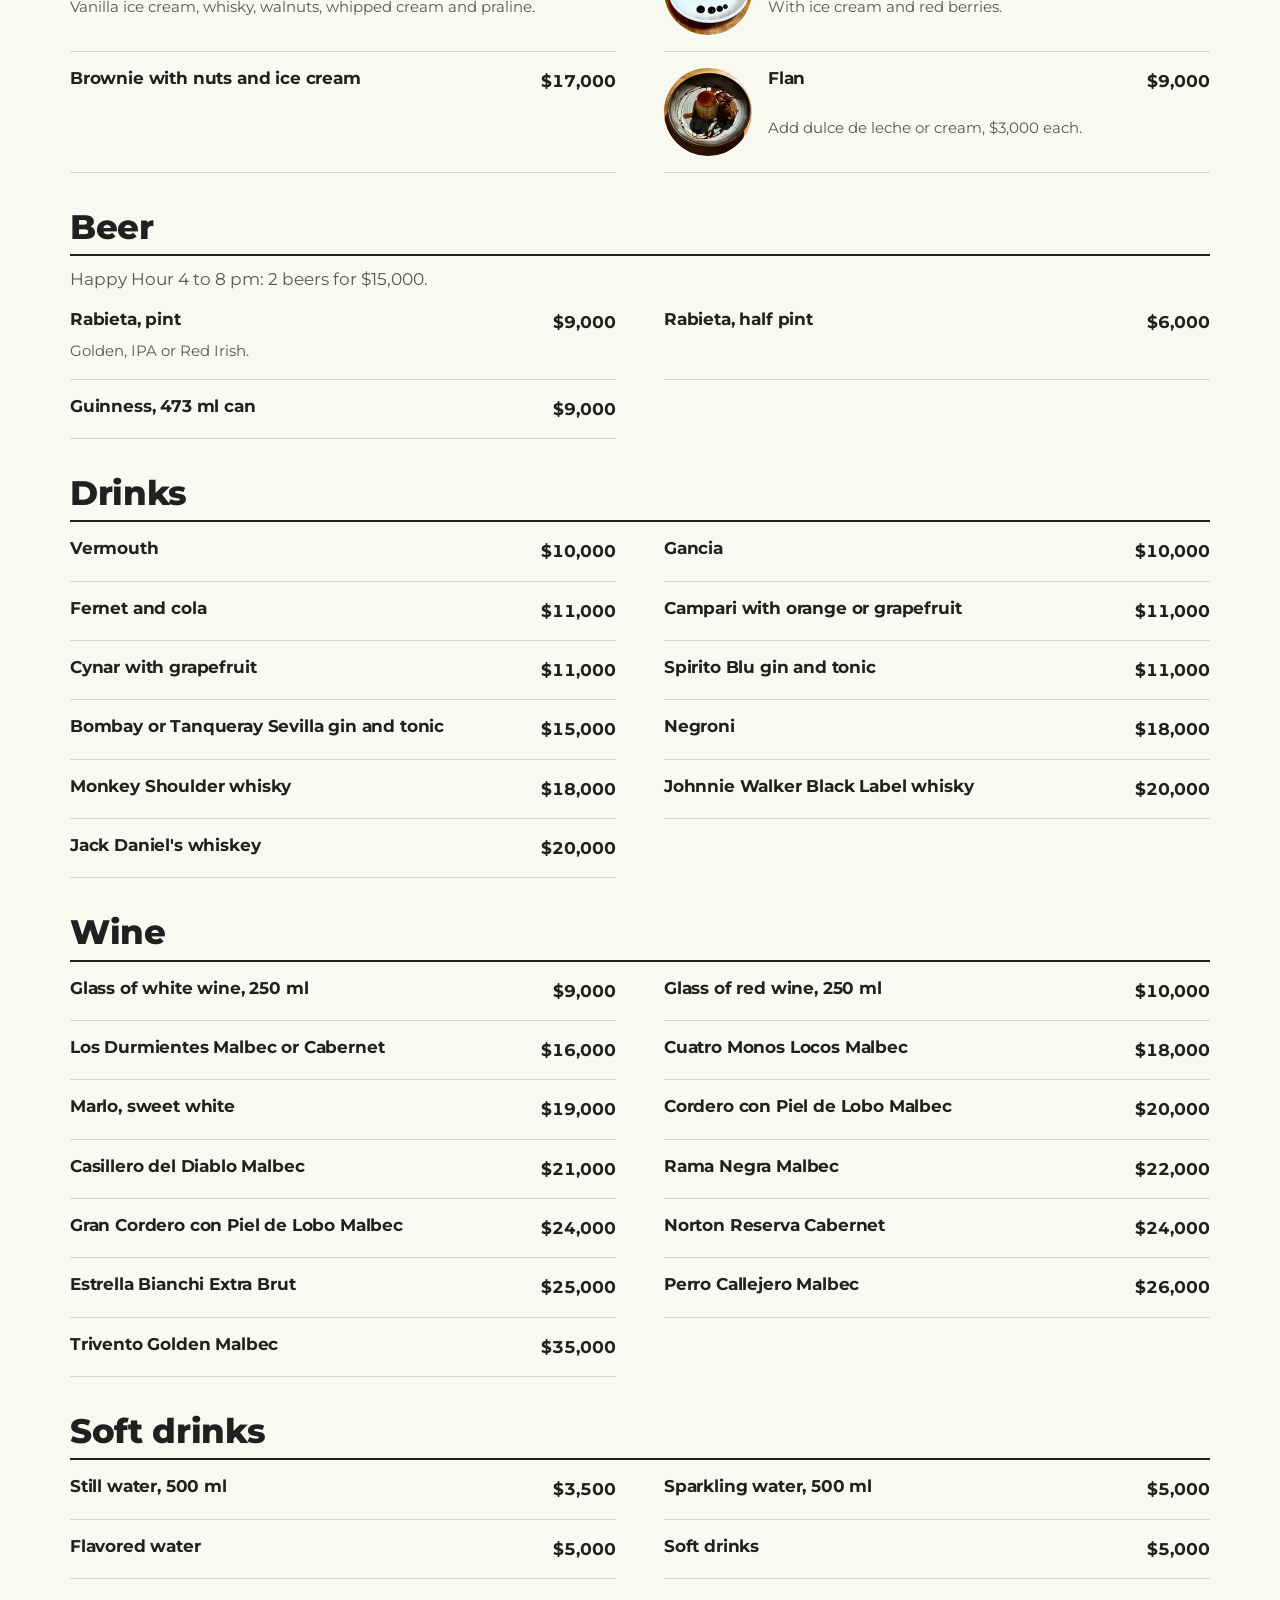
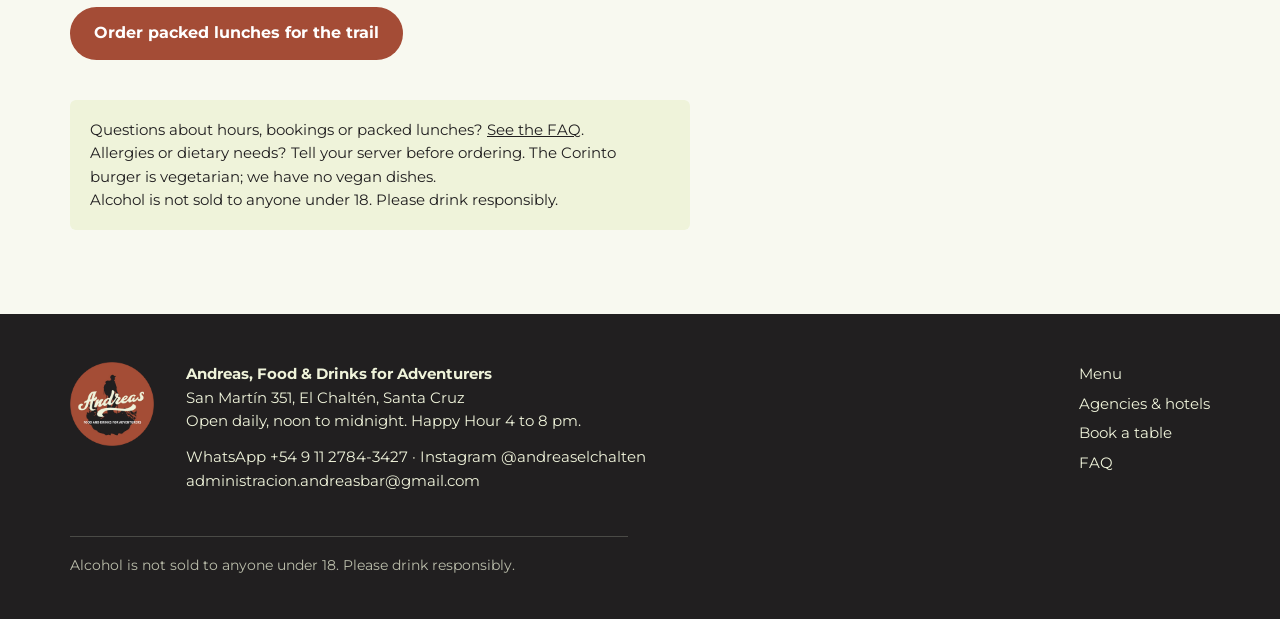
<file: en/menu/index.html>
<!doctype html>
<html lang="en">
<head>
<meta charset="utf-8">
<meta name="viewport" content="width=device-width, initial-scale=1">
<title>Menu with prices: burgers, milanesas &amp; pizza | Andreas, El Chaltén</title>
<meta name="description" content="Full menu with prices: burgers, milanesas, pizza, pasta, steak, beer, cocktails and wine.">
<link rel="canonical" href="https://andreaselchalten.com/en/menu/">
<link rel="alternate" hreflang="en" href="https://andreaselchalten.com/en/menu/">
<link rel="alternate" hreflang="es" href="https://andreaselchalten.com/menu/">
<meta name="theme-color" content="#211f20">
<meta property="og:title" content="Menu with prices: burgers, milanesas &amp; pizza | Andreas, El Chaltén">
<meta property="og:description" content="Full menu with prices: burgers, milanesas, pizza, pasta, steak, beer, cocktails and wine.">
<meta property="og:image" content="https://andreaselchalten.com/img/salon-sandwich-1400.webp">
<meta property="og:type" content="website">
<link rel="icon" type="image/png" href="/favicon.png">
<link rel="apple-touch-icon" href="/img/apple-touch-icon.png">
<link rel="manifest" href="/manifest.webmanifest">
<meta name="apple-mobile-web-app-title" content="Andreas">
<link rel="preconnect" href="https://fonts.googleapis.com">
<link rel="preconnect" href="https://fonts.gstatic.com" crossorigin>
<link rel="stylesheet" href="https://fonts.googleapis.com/css2?family=Montserrat:wght@400..900&display=swap">
<link rel="stylesheet" href="/css/site.css">
<script type="application/ld+json">{"@context": "https://schema.org", "@type": "Restaurant", "@id": "https://andreaselchalten.com/#restaurante", "name": "Andreas – Food & Drinks for Adventurers", "url": "https://andreaselchalten.com/en/", "image": ["https://andreaselchalten.com/img/salon-sandwich-1400.webp", "https://andreaselchalten.com/img/logo-1024.png"], "logo": "https://andreaselchalten.com/img/logo-1024.png", "telephone": "+5491127843427", "email": "administracion.andreasbar@gmail.com", "address": {"@type": "PostalAddress", "streetAddress": "San Martín 351", "addressLocality": "El Chaltén", "addressRegion": "Santa Cruz", "postalCode": "9301", "addressCountry": "AR"}, "geo": {"@type": "GeoCoordinates", "latitude": -49.3312, "longitude": -72.8862}, "openingHoursSpecification": [{"@type": "OpeningHoursSpecification", "dayOfWeek": ["Monday", "Tuesday", "Wednesday", "Thursday", "Friday", "Saturday", "Sunday"], "opens": "12:00", "closes": "23:59"}], "servesCuisine": ["Burgers", "Milanesa", "Pizza", "Pasta", "Steak"], "priceRange": "$$", "currenciesAccepted": "ARS, USD, EUR", "paymentAccepted": "Cash, credit and debit cards, QR", "hasMenu": "https://andreaselchalten.com/en/menu/", "acceptsReservations": "https://andreaselchalten.com/en/reservations/", "sameAs": ["https://instagram.com/andreaselchalten"], "inLanguage": ["es", "en"]}</script>
</head>
<body>
<a class="salto" href="#contenido">Skip to content</a>
<header class="top">
<div class="wrap">
<a class="marca" href="/en/" aria-label="Andreas, go to home"><img src="/img/icon-192.png" alt="" width="44" height="44"><span>Andreas</span></a>
<nav class="nav" aria-label="Main"><a href="/en/menu/" aria-current="page">Menu</a><a href="/en/agencies/">Agencies &amp; hotels</a><a href="/en/reservations/">Book a table</a></nav>
<div class="idioma"><a href="/menu/" hreflang="es" lang="es" aria-label="Versión en español">ES</a><span>EN</span></div>
</div>
</header>
<main id="contenido">
<section class="menu-hero"><div class="wrap">
<h1>Menu</h1>
<p>Prices in Argentine pesos, updated November 2026. Burgers and sandwiches come with fries.</p>
<p class="leyenda"><span class="ico ico-top" title="Most ordered" role="img" aria-label="Most ordered"><svg viewBox="0 0 24 24" aria-hidden="true"><path fill="currentColor" d="M12.5 2s.9 3.1-1.3 5.8C9.4 10 7 11.7 7 15.2A5 5 0 0 0 12 20a5 5 0 0 0 5-4.8c0-2.2-1.1-3.6-2-4.6.1 1.5-.5 2.7-1.6 3.1.3-2.8-.4-5.9-.9-11.7Z"/></svg></span> Most ordered <span style="display:inline-block;width:18px"></span> <span class="ico ico-veg" title="Vegetarian" role="img" aria-label="Vegetarian"><svg viewBox="0 0 24 24" aria-hidden="true"><path fill="currentColor" d="M20.5 3.5C11 3.6 5 7.6 5 14c0 1.5.4 2.8 1 3.9L3.5 20.5l1.1 1.1 2.6-2.6c1.1.6 2.4 1 3.8 1 6.4 0 10-6 9.5-16.5Zm-9.3 13.4-1.3-1.3c2.5-2.6 4.9-4.5 7.6-6.1-2.3 2-4.4 4.4-6.3 7.4Z"/></svg></span> Vegetarian</p>
</div></section>
<nav class="chips" aria-label="Menu sections"><div class="wrap"><a href="#carancheo">Snacks</a><a href="#pizzas">Pizzas</a><a href="#tablas">Sharing platters</a><a href="#clasicos">Classics</a><a href="#carne">Argentine beef</a><a href="#pastas">Pasta</a><a href="#sandwich">Puestero sandwich</a><a href="#hamburguesas">Burgers</a><a href="#postres">Desserts</a><a href="#cervezas">Beer</a><a href="#tragos">Drinks</a><a href="#vinos">Wine</a><a href="#sin-alcohol">Soft drinks</a></div></nav>
<div class="carta"><div class="wrap">
<section id="carancheo"><h2>Snacks</h2><ul class="items"><li class="item"><h3>French fries</h3><span class="precio">$12,000</span></li><li class="item"><h3>Fries with cheddar, bacon and green onion</h3><span class="precio">$16,000</span></li><li class="item"><h3>Mozzarella sticks</h3><span class="precio">$15,000</span></li><li class="item"><h3>Beef empanada</h3><span class="precio">$5,000</span></li><li class="item"><h3>Chicken fingers</h3><span class="precio">$18,000</span></li><li class="item"><h3>Grilled provolone with sun-dried tomatoes<span class="ico ico-veg" title="Vegetarian" role="img" aria-label="Vegetarian"><svg viewBox="0 0 24 24" aria-hidden="true"><path fill="currentColor" d="M20.5 3.5C11 3.6 5 7.6 5 14c0 1.5.4 2.8 1 3.9L3.5 20.5l1.1 1.1 2.6-2.6c1.1.6 2.4 1 3.8 1 6.4 0 10-6 9.5-16.5Zm-9.3 13.4-1.3-1.3c2.5-2.6 4.9-4.5 7.6-6.1-2.3 2-4.4 4.4-6.3 7.4Z"/></svg></span></h3><span class="precio">$20,000</span></li><li class="item"><h3>Fried squid rings</h3><span class="precio">$25,000</span></li><li class="item"><h3>Breaded prawns</h3><span class="precio">$30,000</span></li></ul></section><section id="pizzas"><h2>Pizzas</h2><p class="nota">Homemade dough.</p><ul class="items"><li class="item"><h3>Mozzarella<span class="ico ico-veg" title="Vegetarian" role="img" aria-label="Vegetarian"><svg viewBox="0 0 24 24" aria-hidden="true"><path fill="currentColor" d="M20.5 3.5C11 3.6 5 7.6 5 14c0 1.5.4 2.8 1 3.9L3.5 20.5l1.1 1.1 2.6-2.6c1.1.6 2.4 1 3.8 1 6.4 0 10-6 9.5-16.5Zm-9.3 13.4-1.3-1.3c2.5-2.6 4.9-4.5 7.6-6.1-2.3 2-4.4 4.4-6.3 7.4Z"/></svg></span></h3><span class="precio">$31,000</span><p>Tomato sauce and mozzarella.</p></li><li class="item"><h3>Napoletana<span class="ico ico-veg" title="Vegetarian" role="img" aria-label="Vegetarian"><svg viewBox="0 0 24 24" aria-hidden="true"><path fill="currentColor" d="M20.5 3.5C11 3.6 5 7.6 5 14c0 1.5.4 2.8 1 3.9L3.5 20.5l1.1 1.1 2.6-2.6c1.1.6 2.4 1 3.8 1 6.4 0 10-6 9.5-16.5Zm-9.3 13.4-1.3-1.3c2.5-2.6 4.9-4.5 7.6-6.1-2.3 2-4.4 4.4-6.3 7.4Z"/></svg></span></h3><span class="precio">$37,000</span><p>Tomato sauce, mozzarella, tomato and olives.</p></li><li class="item"><h3>Ham and red peppers</h3><span class="precio">$37,000</span><p>Tomato sauce, mozzarella, ham and red peppers.</p></li><li class="item"><h3>Fugazza<span class="ico ico-veg" title="Vegetarian" role="img" aria-label="Vegetarian"><svg viewBox="0 0 24 24" aria-hidden="true"><path fill="currentColor" d="M20.5 3.5C11 3.6 5 7.6 5 14c0 1.5.4 2.8 1 3.9L3.5 20.5l1.1 1.1 2.6-2.6c1.1.6 2.4 1 3.8 1 6.4 0 10-6 9.5-16.5Zm-9.3 13.4-1.3-1.3c2.5-2.6 4.9-4.5 7.6-6.1-2.3 2-4.4 4.4-6.3 7.4Z"/></svg></span></h3><span class="precio">$35,000</span><p>Onion and mozzarella.</p></li></ul></section><section id="tablas"><h2>Sharing platters</h2><ul class="items"><li class="item"><h3>Platter 1, from the sea</h3><span class="precio">$70,000</span><p>Breaded prawns, fried squid rings, battered hake and fries.</p></li><li class="item"><h3>Platter 2</h3><span class="precio">$65,000</span><p>Mini beef milanesas, 2 empanadas, mozzarella sticks, chicken fingers and fries.</p></li></ul></section><section id="clasicos"><h2>Classics</h2><p class="nota">Choice of side: fries or salad.</p><ul class="items"><li class="item con-foto"><a class="foto-item" href="/img/milanesa-napolitana-800.webp" data-foto aria-label="See photo: Milanesa napolitana with a side"><img src="/img/menu/mila-napo.webp" alt="" width="88" height="88" loading="lazy"></a><h3>Milanesa napolitana with a side</h3><span class="precio">$33,000</span><p>Breaded beef cutlet topped with ham, tomato sauce and cheese.</p></li><li class="item"><h3>Chicken milanesa napolitana with a side</h3><span class="precio">$30,000</span></li><li class="item con-foto"><a class="foto-item" href="/img/milanesa-800.webp" data-foto aria-label="See photo: Milanesa with a side"><img src="/img/menu/mila.webp" alt="" width="88" height="88" loading="lazy"></a><h3>Milanesa with a side</h3><span class="precio">$28,000</span><p>Breaded beef cutlet.</p></li><li class="item"><h3>Milanesa with noodles</h3><span class="precio">$32,000</span></li><li class="item"><h3>Hake fillet with a side</h3><span class="precio">$28,000</span></li><li class="item"><h3>Patagonian lentil stew</h3><span class="precio">$28,000</span></li><li class="item"><h3>Slow-cooked pork shoulder on creamy pumpkin risotto</h3><span class="precio">$30,000</span></li><li class="item con-foto"><a class="foto-item" href="/img/ensalada-cesar-800.webp" data-foto aria-label="See photo: Caesar salad"><img src="/img/menu/cesar.webp" alt="" width="88" height="88" loading="lazy"></a><h3>Caesar salad</h3><span class="precio">$26,000</span></li></ul></section><section id="carne"><h2>Argentine beef</h2><ul class="items"><li class="item"><h3>Sirloin steak, 400 g<span class="ico ico-top" title="Most ordered" role="img" aria-label="Most ordered"><svg viewBox="0 0 24 24" aria-hidden="true"><path fill="currentColor" d="M12.5 2s.9 3.1-1.3 5.8C9.4 10 7 11.7 7 15.2A5 5 0 0 0 12 20a5 5 0 0 0 5-4.8c0-2.2-1.1-3.6-2-4.6.1 1.5-.5 2.7-1.6 3.1.3-2.8-.4-5.9-.9-11.7Z"/></svg></span></h3><span class="precio">$43,000</span><p>With salsa criolla and wedge potatoes.</p></li></ul></section><section id="pastas"><h2>Pasta</h2><p class="nota">Sauces: scarparo, carbonara, rosé or white.</p><ul class="items"><li class="item con-foto"><a class="foto-item" href="/img/fetuccini-carbonara-800.webp" data-foto aria-label="See photo: Fettuccine with sauce of your choice"><img src="/img/menu/fetuccini.webp" alt="" width="88" height="88" loading="lazy"></a><h3>Fettuccine with sauce of your choice</h3><span class="precio">$25,000</span></li><li class="item"><h3>Ham and cheese sorrentinos</h3><span class="precio">$29,000</span></li><li class="item"><h3>Gnocchi with sauce of your choice</h3><span class="precio">$23,000</span></li></ul></section><section id="sandwich"><h2>Puestero sandwich</h2><p class="nota">Served with fries.</p><ul class="items"><li class="item con-foto"><a class="foto-item" href="/img/sandwich-puestero-800.webp" data-foto aria-label="See photo: Puestero sandwich"><img src="/img/menu/puestero.webp" alt="" width="88" height="88" loading="lazy"></a><h3>Puestero sandwich</h3><span class="precio">$34,000</span><p>Red ale-braised pork shoulder, pickled onion and cucumber, barbecue sauce and crispy onion.</p></li></ul></section><section id="hamburguesas"><h2>Burgers</h2><p class="nota">Beef patty. All served with fries.</p><ul class="items"><li class="item con-foto"><a class="foto-item" href="/img/burger-cheddar-800.webp" data-foto aria-label="See photo: Cheese Bacon"><img src="/img/menu/cheese-bacon.webp" alt="" width="88" height="88" loading="lazy"></a><h3>Cheese Bacon<span class="ico ico-top" title="Most ordered" role="img" aria-label="Most ordered"><svg viewBox="0 0 24 24" aria-hidden="true"><path fill="currentColor" d="M12.5 2s.9 3.1-1.3 5.8C9.4 10 7 11.7 7 15.2A5 5 0 0 0 12 20a5 5 0 0 0 5-4.8c0-2.2-1.1-3.6-2-4.6.1 1.5-.5 2.7-1.6 3.1.3-2.8-.4-5.9-.9-11.7Z"/></svg></span></h3><span class="precio">$27,000</span><p>Bacon and cheddar.</p></li><li class="item"><h3>Del Viento</h3><span class="precio">$31,000</span><p>Caramelized onion and cheddar.</p></li><li class="item"><h3>Andreas Burger<span class="ico ico-top" title="Most ordered" role="img" aria-label="Most ordered"><svg viewBox="0 0 24 24" aria-hidden="true"><path fill="currentColor" d="M12.5 2s.9 3.1-1.3 5.8C9.4 10 7 11.7 7 15.2A5 5 0 0 0 12 20a5 5 0 0 0 5-4.8c0-2.2-1.1-3.6-2-4.6.1 1.5-.5 2.7-1.6 3.1.3-2.8-.4-5.9-.9-11.7Z"/></svg></span></h3><span class="precio">$33,000</span><p>Crispy onion, bacon, cheddar and Andreas sauce.</p></li><li class="item con-foto"><a class="foto-item" href="/img/burger-huevo-800.webp" data-foto aria-label="See photo: Cordillerana"><img src="/img/menu/cordillerana.webp" alt="" width="88" height="88" loading="lazy"></a><h3>Cordillerana</h3><span class="precio">$33,000</span><p>Roasted red pepper, egg and cheese.</p></li><li class="item"><h3>Estepa</h3><span class="precio">$33,000</span><p>Tomato, lettuce, egg, ham and cheese.</p></li><li class="item con-foto"><a class="foto-item" href="/img/burger-tehuelche-800.webp" data-foto aria-label="See photo: Tehuelche"><img src="/img/menu/tehuelche.webp" alt="" width="88" height="88" loading="lazy"></a><h3>Tehuelche<span class="ico ico-top" title="Most ordered" role="img" aria-label="Most ordered"><svg viewBox="0 0 24 24" aria-hidden="true"><path fill="currentColor" d="M12.5 2s.9 3.1-1.3 5.8C9.4 10 7 11.7 7 15.2A5 5 0 0 0 12 20a5 5 0 0 0 5-4.8c0-2.2-1.1-3.6-2-4.6.1 1.5-.5 2.7-1.6 3.1.3-2.8-.4-5.9-.9-11.7Z"/></svg></span></h3><span class="precio">$33,000</span><p>Guacamole, tomato, bacon and cheddar.</p></li><li class="item"><h3>Corinto<span class="ico ico-veg" title="Vegetarian" role="img" aria-label="Vegetarian"><svg viewBox="0 0 24 24" aria-hidden="true"><path fill="currentColor" d="M20.5 3.5C11 3.6 5 7.6 5 14c0 1.5.4 2.8 1 3.9L3.5 20.5l1.1 1.1 2.6-2.6c1.1.6 2.4 1 3.8 1 6.4 0 10-6 9.5-16.5Zm-9.3 13.4-1.3-1.3c2.5-2.6 4.9-4.5 7.6-6.1-2.3 2-4.4 4.4-6.3 7.4Z"/></svg></span></h3><span class="precio">$25,000</span><p>Veggie patty, caramelized onion, pickles, lettuce and tomato.</p></li></ul></section><section id="postres"><h2>Desserts</h2><ul class="items"><li class="item"><h3>Don Pedro</h3><span class="precio">$16,000</span><p>Vanilla ice cream, whisky, walnuts, whipped cream and praline.</p></li><li class="item con-foto"><a class="foto-item" href="/img/volcan-800.webp" data-foto aria-label="See photo: Chocolate lava cake"><img src="/img/menu/volcan.webp" alt="" width="88" height="88" loading="lazy"></a><h3>Chocolate lava cake</h3><span class="precio">$16,000</span><p>With ice cream and red berries.</p></li><li class="item"><h3>Brownie with nuts and ice cream</h3><span class="precio">$17,000</span></li><li class="item con-foto"><a class="foto-item" href="/img/flan-800.webp" data-foto aria-label="See photo: Flan"><img src="/img/menu/flan.webp" alt="" width="88" height="88" loading="lazy"></a><h3>Flan</h3><span class="precio">$9,000</span><p>Add dulce de leche or cream, $3,000 each.</p></li></ul></section><section id="cervezas"><h2>Beer</h2><p class="nota">Happy Hour 4 to 8 pm: 2 beers for $15,000.</p><ul class="items"><li class="item"><h3>Rabieta, pint</h3><span class="precio">$9,000</span><p>Golden, IPA or Red Irish.</p></li><li class="item"><h3>Rabieta, half pint</h3><span class="precio">$6,000</span></li><li class="item"><h3>Guinness, 473 ml can</h3><span class="precio">$9,000</span></li></ul></section><section id="tragos"><h2>Drinks</h2><ul class="items"><li class="item"><h3>Vermouth</h3><span class="precio">$10,000</span></li><li class="item"><h3>Gancia</h3><span class="precio">$10,000</span></li><li class="item"><h3>Fernet and cola</h3><span class="precio">$11,000</span></li><li class="item"><h3>Campari with orange or grapefruit</h3><span class="precio">$11,000</span></li><li class="item"><h3>Cynar with grapefruit</h3><span class="precio">$11,000</span></li><li class="item"><h3>Spirito Blu gin and tonic</h3><span class="precio">$11,000</span></li><li class="item"><h3>Bombay or Tanqueray Sevilla gin and tonic</h3><span class="precio">$15,000</span></li><li class="item"><h3>Negroni</h3><span class="precio">$18,000</span></li><li class="item"><h3>Monkey Shoulder whisky</h3><span class="precio">$18,000</span></li><li class="item"><h3>Johnnie Walker Black Label whisky</h3><span class="precio">$20,000</span></li><li class="item"><h3>Jack Daniel&#x27;s whiskey</h3><span class="precio">$20,000</span></li></ul></section><section id="vinos"><h2>Wine</h2><ul class="items"><li class="item"><h3>Glass of white wine, 250 ml</h3><span class="precio">$9,000</span></li><li class="item"><h3>Glass of red wine, 250 ml</h3><span class="precio">$10,000</span></li><li class="item"><h3>Los Durmientes Malbec or Cabernet</h3><span class="precio">$16,000</span></li><li class="item"><h3>Cuatro Monos Locos Malbec</h3><span class="precio">$18,000</span></li><li class="item"><h3>Marlo, sweet white</h3><span class="precio">$19,000</span></li><li class="item"><h3>Cordero con Piel de Lobo Malbec</h3><span class="precio">$20,000</span></li><li class="item"><h3>Casillero del Diablo Malbec</h3><span class="precio">$21,000</span></li><li class="item"><h3>Rama Negra Malbec</h3><span class="precio">$22,000</span></li><li class="item"><h3>Gran Cordero con Piel de Lobo Malbec</h3><span class="precio">$24,000</span></li><li class="item"><h3>Norton Reserva Cabernet</h3><span class="precio">$24,000</span></li><li class="item"><h3>Estrella Bianchi Extra Brut</h3><span class="precio">$25,000</span></li><li class="item"><h3>Perro Callejero Malbec</h3><span class="precio">$26,000</span></li><li class="item"><h3>Trivento Golden Malbec</h3><span class="precio">$35,000</span></li></ul></section><section id="sin-alcohol"><h2>Soft drinks</h2><ul class="items"><li class="item"><h3>Still water, 500 ml</h3><span class="precio">$3,500</span></li><li class="item"><h3>Sparkling water, 500 ml</h3><span class="precio">$5,000</span></li><li class="item"><h3>Flavored water</h3><span class="precio">$5,000</span></li><li class="item"><h3>Soft drinks</h3><span class="precio">$5,000</span></li></ul></section>
<div class="acciones" style="margin:28px 0 8px"><a class="btn btn-wa" href="/en/#viandas">Order packed lunches for the trail</a></div>
<p class="aviso">Questions about hours, bookings or packed lunches? <a href="/en/#preguntas">See the FAQ</a>.<br>Allergies or dietary needs? Tell your server before ordering. The Corinto burger is vegetarian; we have no vegan dishes.<br>Alcohol is not sold to anyone under 18. Please drink responsibly.</p>
</div></div>
</main>
<footer class="pie">
<div class="wrap">
<img src="/img/logo-512.webp" alt="Andreas, Food and Drinks for Adventurers" width="84" height="84" loading="lazy">
<div>
<p><b>Andreas, Food &amp; Drinks for Adventurers</b><br>San Martín 351, El Chaltén, Santa Cruz<br>Open daily, noon to midnight. Happy Hour 4 to 8 pm.</p>
<p><a href="https://wa.me/5491127843427">WhatsApp +54 9 11 2784-3427</a> · <a href="https://instagram.com/andreaselchalten">Instagram @andreaselchalten</a><br><a href="mailto:administracion.andreasbar@gmail.com">administracion.andreasbar@gmail.com</a></p>
</div>
<ul><li><a href="/en/menu/">Menu</a></li><li><a href="/en/agencies/">Agencies &amp; hotels</a></li><li><a href="/en/reservations/">Book a table</a></li><li><a href="/en/#preguntas">FAQ</a></li></ul>
<p class="legal">Alcohol is not sold to anyone under 18. Please drink responsibly.</p>
</div>
</footer>
<nav class="barra-movil" aria-label="Quick actions">
<a class="btn btn-wa" href="/en/reservations/">Book a table</a>
<a class="btn btn-claro" href="https://wa.me/5491127843427?text=Hi%2C%20I%20saw%20the%20Andreas%20website%20and%20I%27d%20like%20to%20ask%3A%20"><svg viewBox="0 0 24 24" aria-hidden="true"><path fill="currentColor" d="M12 2a10 10 0 0 0-8.6 15.1L2 22l5-1.3A10 10 0 1 0 12 2Zm0 18.2a8.2 8.2 0 0 1-4.2-1.1l-.3-.2-3 .8.8-2.9-.2-.3A8.2 8.2 0 1 1 12 20.2Zm4.5-6.1c-.2-.1-1.5-.7-1.7-.8s-.4-.1-.6.1-.7.8-.8 1-.3.2-.5.1a6.7 6.7 0 0 1-3.3-2.9c-.3-.4.2-.4.7-1.3.1-.2 0-.3 0-.4l-.8-1.8c-.2-.5-.4-.4-.6-.4h-.5a1 1 0 0 0-.7.3 3 3 0 0 0-.9 2.2 5.2 5.2 0 0 0 1.1 2.7 11.8 11.8 0 0 0 4.5 4c1.7.7 2.3.8 3.2.6a2.7 2.7 0 0 0 1.8-1.2 2.2 2.2 0 0 0 .1-1.2c0-.1-.2-.2-.4-.3Z"/></svg>WhatsApp</a>
</nav>
<script src="/js/site.js" defer></script>
</body>
</html>
</file>
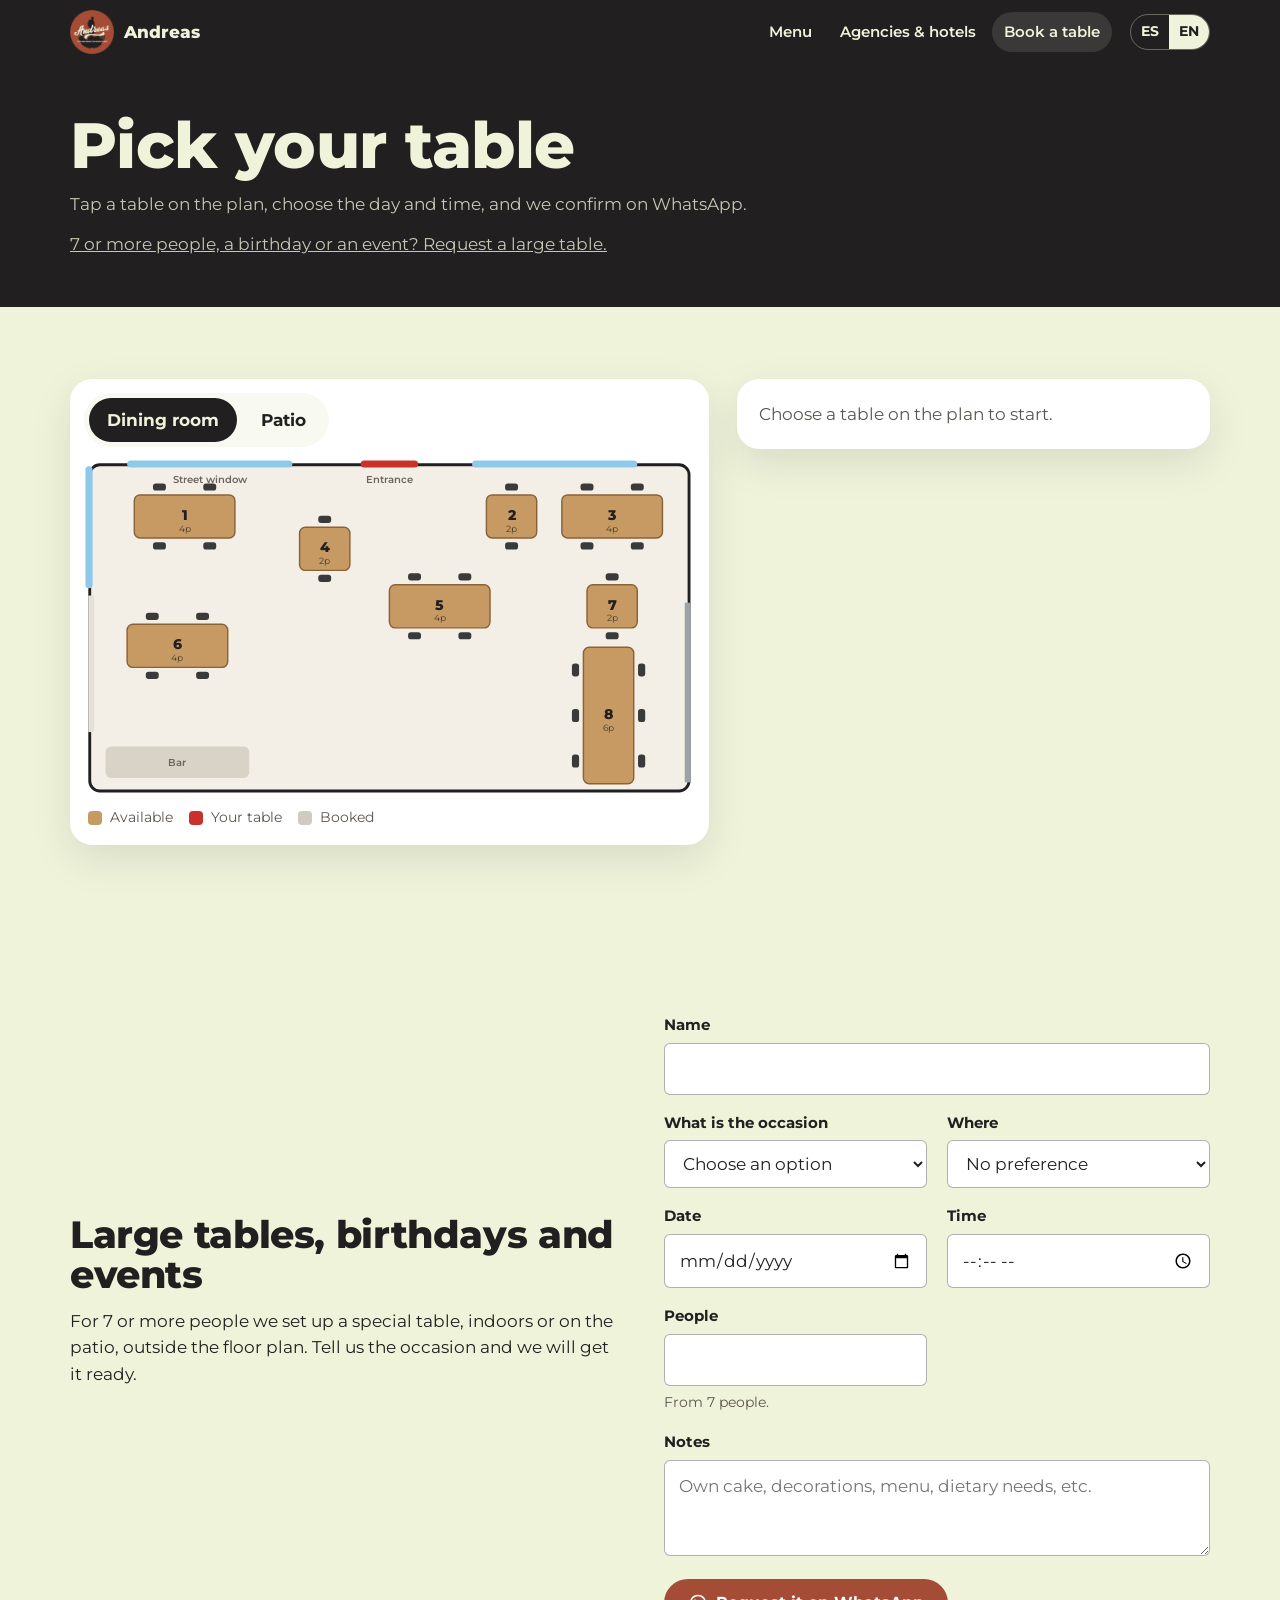
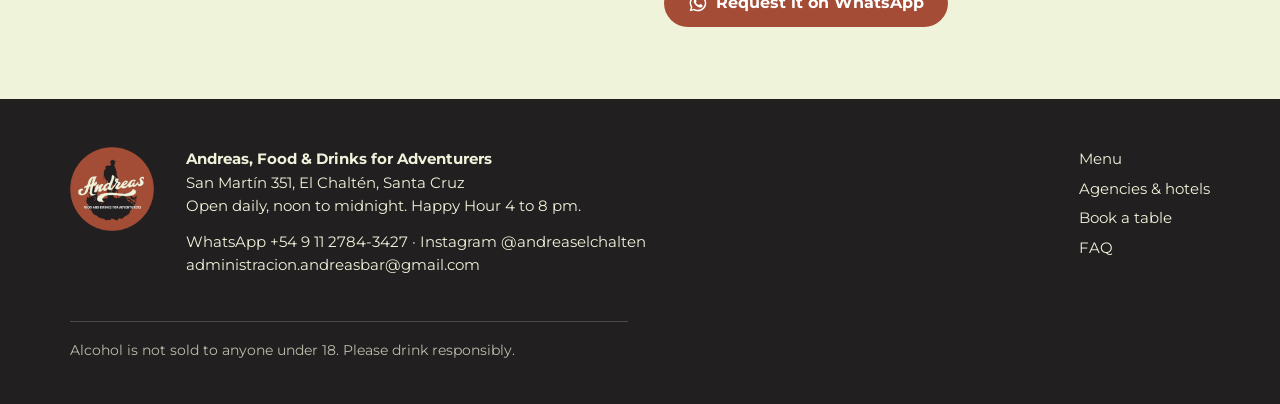
<file: en/reservations/index.html>
<!doctype html>
<html lang="en">
<head>
<meta charset="utf-8">
<meta name="viewport" content="width=device-width, initial-scale=1">
<title>Book a table | Andreas, El Chaltén</title>
<meta name="description" content="Pick your table on the plan and book at Andreas, El Chaltén.">
<link rel="canonical" href="https://andreaselchalten.com/en/reservations/">
<link rel="alternate" hreflang="en" href="https://andreaselchalten.com/en/reservations/">
<link rel="alternate" hreflang="es" href="https://andreaselchalten.com/reservas/">
<meta name="theme-color" content="#211f20">
<meta property="og:title" content="Book a table | Andreas, El Chaltén">
<meta property="og:description" content="Pick your table on the plan and book at Andreas, El Chaltén.">
<meta property="og:image" content="https://andreaselchalten.com/img/salon-sandwich-1400.webp">
<meta property="og:type" content="website">
<link rel="icon" type="image/png" href="/favicon.png">
<link rel="apple-touch-icon" href="/img/apple-touch-icon.png">
<link rel="manifest" href="/manifest.webmanifest">
<meta name="apple-mobile-web-app-title" content="Andreas">
<link rel="preconnect" href="https://fonts.googleapis.com">
<link rel="preconnect" href="https://fonts.gstatic.com" crossorigin>
<link rel="stylesheet" href="https://fonts.googleapis.com/css2?family=Montserrat:wght@400..900&display=swap">
<link rel="stylesheet" href="/css/site.css">
<script type="application/ld+json">{"@context": "https://schema.org", "@type": "Restaurant", "@id": "https://andreaselchalten.com/#restaurante", "name": "Andreas – Food & Drinks for Adventurers", "url": "https://andreaselchalten.com/en/", "image": ["https://andreaselchalten.com/img/salon-sandwich-1400.webp", "https://andreaselchalten.com/img/logo-1024.png"], "logo": "https://andreaselchalten.com/img/logo-1024.png", "telephone": "+5491127843427", "email": "administracion.andreasbar@gmail.com", "address": {"@type": "PostalAddress", "streetAddress": "San Martín 351", "addressLocality": "El Chaltén", "addressRegion": "Santa Cruz", "postalCode": "9301", "addressCountry": "AR"}, "geo": {"@type": "GeoCoordinates", "latitude": -49.3312, "longitude": -72.8862}, "openingHoursSpecification": [{"@type": "OpeningHoursSpecification", "dayOfWeek": ["Monday", "Tuesday", "Wednesday", "Thursday", "Friday", "Saturday", "Sunday"], "opens": "12:00", "closes": "23:59"}], "servesCuisine": ["Burgers", "Milanesa", "Pizza", "Pasta", "Steak"], "priceRange": "$$", "currenciesAccepted": "ARS, USD, EUR", "paymentAccepted": "Cash, credit and debit cards, QR", "hasMenu": "https://andreaselchalten.com/en/menu/", "acceptsReservations": "https://andreaselchalten.com/en/reservations/", "sameAs": ["https://instagram.com/andreaselchalten"], "inLanguage": ["es", "en"]}</script>
</head>
<body>
<a class="salto" href="#contenido">Skip to content</a>
<header class="top">
<div class="wrap">
<a class="marca" href="/en/" aria-label="Andreas, go to home"><img src="/img/icon-192.png" alt="" width="44" height="44"><span>Andreas</span></a>
<nav class="nav" aria-label="Main"><a href="/en/menu/">Menu</a><a href="/en/agencies/">Agencies &amp; hotels</a><a href="/en/reservations/" aria-current="page">Book a table</a></nav>
<div class="idioma"><a href="/reservas/" hreflang="es" lang="es" aria-label="Versión en español">ES</a><span>EN</span></div>
</div>
</header>
<main id="contenido">
<section class="menu-hero"><div class="wrap">
<h1>Pick your table</h1>
<p>Tap a table on the plan, choose the day and time, and we confirm on WhatsApp.</p>
<p style="margin-top:10px"><a href="#mesa-grande">7 or more people, a birthday or an event? Request a large table.</a></p>
</div></section>
<section class="seccion reservar" data-reservar data-lang="en">
<div class="wrap reservar-grid">
<div class="plano-caja">
<div class="pestanas" role="tablist">
<button type="button" role="tab" aria-selected="true" data-zona="salon">Dining room</button>
<button type="button" role="tab" aria-selected="false" data-zona="patio">Patio</button>
</div>
<div class="plano-zona" data-plano="salon"><svg class="plano" viewBox="0 0 850 470" role="group" aria-label="Dining room plan"><rect x="8" y="8" width="834" height="454" rx="14" class="piso"/><rect x="60" y="2" width="230" height="10" rx="5" class="vidrio"/><rect x="540" y="2" width="230" height="10" rx="5" class="vidrio"/><rect x="385" y="2" width="80" height="10" rx="5" class="puerta"/><text x="425" y="34" class="ref" text-anchor="middle">Entrance</text><text x="175" y="34" class="ref" text-anchor="middle">Street window</text><rect x="30" y="400" width="200" height="44" rx="8" class="meson"/><text x="130" y="427" class="ref" text-anchor="middle">Bar</text><rect x="836" y="200" width="8" height="250" class="chapa"/><rect x="2" y="10" width="10" height="170" rx="5" class="vidrio"/><rect x="6" y="190" width="8" height="190" class="pared"/><g class="mesa" data-id="S1" data-cap="4" data-zona="salon" data-label="1" tabindex="0" role="button" aria-pressed="false" aria-label="Table 1, seats 4"><rect x="96.0" y="34" width="18" height="10" rx="4" class="silla"/><rect x="96.0" y="116" width="18" height="10" rx="4" class="silla"/><rect x="166.0" y="34" width="18" height="10" rx="4" class="silla"/><rect x="166.0" y="116" width="18" height="10" rx="4" class="silla"/><rect x="70" y="50" width="140" height="60" rx="8" class="tabla"/><text x="140.0" y="85.0" text-anchor="middle" class="num">1</text><text x="140.0" y="101.0" text-anchor="middle" class="cap">4p</text></g><g class="mesa" data-id="S2" data-cap="2" data-zona="salon" data-label="2" tabindex="0" role="button" aria-pressed="false" aria-label="Table 2, seats 2"><rect x="586.0" y="34" width="18" height="10" rx="4" class="silla"/><rect x="586.0" y="116" width="18" height="10" rx="4" class="silla"/><rect x="560" y="50" width="70" height="60" rx="8" class="tabla"/><text x="595.0" y="85.0" text-anchor="middle" class="num">2</text><text x="595.0" y="101.0" text-anchor="middle" class="cap">2p</text></g><g class="mesa" data-id="S3" data-cap="4" data-zona="salon" data-label="3" tabindex="0" role="button" aria-pressed="false" aria-label="Table 3, seats 4"><rect x="691.0" y="34" width="18" height="10" rx="4" class="silla"/><rect x="691.0" y="116" width="18" height="10" rx="4" class="silla"/><rect x="761.0" y="34" width="18" height="10" rx="4" class="silla"/><rect x="761.0" y="116" width="18" height="10" rx="4" class="silla"/><rect x="665" y="50" width="140" height="60" rx="8" class="tabla"/><text x="735.0" y="85.0" text-anchor="middle" class="num">3</text><text x="735.0" y="101.0" text-anchor="middle" class="cap">4p</text></g><g class="mesa" data-id="S4" data-cap="2" data-zona="salon" data-label="4" tabindex="0" role="button" aria-pressed="false" aria-label="Table 4, seats 2"><rect x="326.0" y="79" width="18" height="10" rx="4" class="silla"/><rect x="326.0" y="161" width="18" height="10" rx="4" class="silla"/><rect x="300" y="95" width="70" height="60" rx="8" class="tabla"/><text x="335.0" y="130.0" text-anchor="middle" class="num">4</text><text x="335.0" y="146.0" text-anchor="middle" class="cap">2p</text></g><g class="mesa" data-id="S5" data-cap="4" data-zona="salon" data-label="5" tabindex="0" role="button" aria-pressed="false" aria-label="Table 5, seats 4"><rect x="451.0" y="159" width="18" height="10" rx="4" class="silla"/><rect x="451.0" y="241" width="18" height="10" rx="4" class="silla"/><rect x="521.0" y="159" width="18" height="10" rx="4" class="silla"/><rect x="521.0" y="241" width="18" height="10" rx="4" class="silla"/><rect x="425" y="175" width="140" height="60" rx="8" class="tabla"/><text x="495.0" y="210.0" text-anchor="middle" class="num">5</text><text x="495.0" y="226.0" text-anchor="middle" class="cap">4p</text></g><g class="mesa" data-id="S6" data-cap="4" data-zona="salon" data-label="6" tabindex="0" role="button" aria-pressed="false" aria-label="Table 6, seats 4"><rect x="86.0" y="214" width="18" height="10" rx="4" class="silla"/><rect x="86.0" y="296" width="18" height="10" rx="4" class="silla"/><rect x="156.0" y="214" width="18" height="10" rx="4" class="silla"/><rect x="156.0" y="296" width="18" height="10" rx="4" class="silla"/><rect x="60" y="230" width="140" height="60" rx="8" class="tabla"/><text x="130.0" y="265.0" text-anchor="middle" class="num">6</text><text x="130.0" y="281.0" text-anchor="middle" class="cap">4p</text></g><g class="mesa" data-id="S7" data-cap="2" data-zona="salon" data-label="7" tabindex="0" role="button" aria-pressed="false" aria-label="Table 7, seats 2"><rect x="726.0" y="159" width="18" height="10" rx="4" class="silla"/><rect x="726.0" y="241" width="18" height="10" rx="4" class="silla"/><rect x="700" y="175" width="70" height="60" rx="8" class="tabla"/><text x="735.0" y="210.0" text-anchor="middle" class="num">7</text><text x="735.0" y="226.0" text-anchor="middle" class="cap">2p</text></g><g class="mesa" data-id="S8" data-cap="6" data-zona="salon" data-label="8" tabindex="0" role="button" aria-pressed="false" aria-label="Table 8, seats 6"><rect x="679" y="284.6666666666667" width="10" height="18" rx="4" class="silla"/><rect x="771" y="284.6666666666667" width="10" height="18" rx="4" class="silla"/><rect x="679" y="348.0" width="10" height="18" rx="4" class="silla"/><rect x="771" y="348.0" width="10" height="18" rx="4" class="silla"/><rect x="679" y="411.33333333333337" width="10" height="18" rx="4" class="silla"/><rect x="771" y="411.33333333333337" width="10" height="18" rx="4" class="silla"/><rect x="695" y="262" width="70" height="190" rx="8" class="tabla"/><text x="730.0" y="362.0" text-anchor="middle" class="num">8</text><text x="730.0" y="378.0" text-anchor="middle" class="cap">6p</text></g></svg></div>
<div class="plano-zona" data-plano="patio" hidden><svg class="plano" viewBox="0 0 700 440" role="group" aria-label="Patio plan"><rect x="8" y="8" width="684" height="424" rx="14" class="piso-patio"/><rect x="8" y="8" width="620" height="16" rx="4" class="fachada"/><rect x="634" y="8" width="58" height="424" rx="6" class="hotel"/><text x="663" y="220.0" class="ref" text-anchor="middle" transform="rotate(-90 663 220.0)">Hotel</text><text x="310.0" y="46" class="ref" text-anchor="middle">Restaurant front</text><rect x="8" y="420" width="620" height="12" rx="4" class="baranda"/><text x="230" y="410" class="ref" text-anchor="middle">Railing and San Martín street</text><g class="mesa" data-id="PA" data-cap="2" data-zona="patio" data-label="A" tabindex="0" role="button" aria-pressed="false" aria-label="Table A, seats 2 (lounge chairs)"><g transform="translate(306 84) rotate(90)"><ellipse rx="19" ry="23" class="sillon"/><path d="M-15 -8 L15 -8 M-17 0 L17 0 M-15 8 L15 8 M-9 -18 L-9 18 M0 -22 L0 22 M9 -18 L9 18" class="hilos"/></g><g transform="translate(394 84) rotate(-90)"><ellipse rx="19" ry="23" class="sillon"/><path d="M-15 -8 L15 -8 M-17 0 L17 0 M-15 8 L15 8 M-9 -18 L-9 18 M0 -22 L0 22 M9 -18 L9 18" class="hilos"/></g><circle cx="350" cy="78" r="15" class="tabla ratona"/><text x="350" y="84" text-anchor="middle" class="num chico">A</text></g><g class="mesa" data-id="P1" data-cap="2" data-zona="patio" data-label="9" tabindex="0" role="button" aria-pressed="false" aria-label="Table 9, seats 2"><circle cx="72" cy="210" r="9" class="silla"/><circle cx="148" cy="210" r="9" class="silla"/><circle cx="110" cy="210" r="26" class="tabla"/><text x="110" y="215" text-anchor="middle" class="num">9</text><text x="110" y="231" text-anchor="middle" class="cap">2p</text></g><g class="mesa" data-id="P2" data-cap="2" data-zona="patio" data-label="10" tabindex="0" role="button" aria-pressed="false" aria-label="Table 10, seats 2"><circle cx="192" cy="150" r="9" class="silla"/><circle cx="268" cy="150" r="9" class="silla"/><circle cx="230" cy="150" r="26" class="tabla"/><text x="230" y="155" text-anchor="middle" class="num">10</text><text x="230" y="171" text-anchor="middle" class="cap">2p</text></g><g class="mesa" data-id="P3" data-cap="2" data-zona="patio" data-label="11" tabindex="0" role="button" aria-pressed="false" aria-label="Table 11, seats 2"><circle cx="312" cy="210" r="9" class="silla"/><circle cx="388" cy="210" r="9" class="silla"/><circle cx="350" cy="210" r="26" class="tabla"/><text x="350" y="215" text-anchor="middle" class="num">11</text><text x="350" y="231" text-anchor="middle" class="cap">2p</text></g><g class="mesa" data-id="P4" data-cap="2" data-zona="patio" data-label="12" tabindex="0" role="button" aria-pressed="false" aria-label="Table 12, seats 2"><circle cx="432" cy="250" r="9" class="silla"/><circle cx="508" cy="250" r="9" class="silla"/><circle cx="470" cy="250" r="26" class="tabla"/><text x="470" y="255" text-anchor="middle" class="num">12</text><text x="470" y="271" text-anchor="middle" class="cap">2p</text></g><g class="mesa" data-id="PB" data-cap="2" data-zona="patio" data-label="B" tabindex="0" role="button" aria-pressed="false" aria-label="Table B, seats 2 (lounge chairs)"><g transform="translate(436 344) rotate(155)"><ellipse rx="19" ry="23" class="sillon"/><path d="M-15 -8 L15 -8 M-17 0 L17 0 M-15 8 L15 8 M-9 -18 L-9 18 M0 -22 L0 22 M9 -18 L9 18" class="hilos"/></g><g transform="translate(504 344) rotate(205)"><ellipse rx="19" ry="23" class="sillon"/><path d="M-15 -8 L15 -8 M-17 0 L17 0 M-15 8 L15 8 M-9 -18 L-9 18 M0 -22 L0 22 M9 -18 L9 18" class="hilos"/></g><circle cx="470" cy="378" r="15" class="tabla ratona"/><text x="470" y="384" text-anchor="middle" class="num chico">B</text></g><g class="mesa" data-id="PC" data-cap="6" data-zona="patio" data-label="C" tabindex="0" role="button" aria-pressed="false" aria-label="Table C, seats 6"><rect x="524" y="142.66666666666666" width="10" height="18" rx="4" class="silla"/><rect x="616" y="142.66666666666666" width="10" height="18" rx="4" class="silla"/><rect x="524" y="206.0" width="10" height="18" rx="4" class="silla"/><rect x="616" y="206.0" width="10" height="18" rx="4" class="silla"/><rect x="524" y="269.33333333333337" width="10" height="18" rx="4" class="silla"/><rect x="616" y="269.33333333333337" width="10" height="18" rx="4" class="silla"/><rect x="540" y="120" width="70" height="190" rx="8" class="tabla"/><text x="575.0" y="220.0" text-anchor="middle" class="num">C</text><text x="575.0" y="236.0" text-anchor="middle" class="cap">6p</text></g></svg></div>
<p class="leyenda-plano"><span class="ley libre"></span>Available <span class="ley elegida"></span>Your table <span class="ley ocupada"></span>Booked</p>
</div>
<form class="ficha" novalidate data-ficha>
<p class="ficha-vacia" data-vacia>Choose a table on the plan to start.</p>
<div data-pasos hidden>
<p class="ficha-mesa" data-titulo-mesa></p>
<div class="form">
<div><label for="r-fecha">Day</label><input id="r-fecha" type="date" required></div>
<div><label for="r-hora">Time</label><select id="r-hora" required><option value="">--</option><option value="12:00">12:00</option><option value="12:30">12:30</option><option value="13:00">13:00</option><option value="13:30">13:30</option><option value="14:00">14:00</option><option value="14:30">14:30</option><option value="15:00">15:00</option><option value="15:30">15:30</option><option value="16:00">16:00</option><option value="16:30">16:30</option><option value="17:00">17:00</option><option value="17:30">17:30</option><option value="18:00">18:00</option><option value="18:30">18:30</option><option value="19:00">19:00</option><option value="19:30">19:30</option><option value="20:00">20:00</option><option value="20:30">20:30</option><option value="21:00">21:00</option><option value="21:30">21:30</option><option value="22:00">22:00</option><option value="22:30">22:30</option></select></div>
<div><label for="r-pax">People</label><select id="r-pax" required></select></div>
<div class="full estado-mesa" data-estado-mesa hidden></div>
<div class="full vereda" data-vereda hidden aria-live="polite"></div>
<div class="full"><label for="r-nombre">Name</label><input id="r-nombre" required autocomplete="name"></div>
<div class="full"><label for="r-email">Email (optional)</label><input id="r-email" type="email" autocomplete="email"></div>
<label class="check full"><input id="r-ok" type="checkbox" required> <span>I agree that Andreas will use this information only to manage my booking.</span></label>
<div class="trampa" aria-hidden="true"><label>Sitio web<input name="web" tabindex="-1" autocomplete="off"></label></div><p class="error full" hidden role="alert" data-error></p>
<div class="full"><button class="btn btn-wa" type="submit" data-enviar><svg viewBox="0 0 24 24" aria-hidden="true"><path fill="currentColor" d="M12 2a10 10 0 0 0-8.6 15.1L2 22l5-1.3A10 10 0 1 0 12 2Zm0 18.2a8.2 8.2 0 0 1-4.2-1.1l-.3-.2-3 .8.8-2.9-.2-.3A8.2 8.2 0 1 1 12 20.2Zm4.5-6.1c-.2-.1-1.5-.7-1.7-.8s-.4-.1-.6.1-.7.8-.8 1-.3.2-.5.1a6.7 6.7 0 0 1-3.3-2.9c-.3-.4.2-.4.7-1.3.1-.2 0-.3 0-.4l-.8-1.8c-.2-.5-.4-.4-.6-.4h-.5a1 1 0 0 0-.7.3 3 3 0 0 0-.9 2.2 5.2 5.2 0 0 0 1.1 2.7 11.8 11.8 0 0 0 4.5 4c1.7.7 2.3.8 3.2.6a2.7 2.7 0 0 0 1.8-1.2 2.2 2.2 0 0 0 .1-1.2c0-.1-.2-.2-.4-.3Z"/></svg>Book on WhatsApp</button></div>
</div>
</div>
<div class="listo" data-listo hidden tabindex="-1"></div>
</form>
</div>
</section>
<section class="seccion alt" id="mesa-grande">
<div class="wrap dividido">
<div>
<h2>Large tables, birthdays and events</h2>
<p style="margin-top:14px">For 7 or more people we set up a special table, indoors or on the patio, outside the floor plan. Tell us the occasion and we will get it ready.</p>
</div>
<div><form class="form" data-wa="Hi, I want to book a large table." data-api="grupo" data-prefijo="e" data-tipo="Evento" novalidate style="margin-top:24px">
<div class="full"><label for="e-agencia">Name</label><input id="e-agencia" required data-etiqueta="Name" autocomplete="name"></div>
<div><label for="e-tipo">What is the occasion</label><select id="e-tipo" required data-etiqueta="Type"><option value="">Choose an option</option><option>Birthday</option><option>Team gathering</option><option>Event</option><option>Large table</option></select></div>
<div><label for="e-zona">Where</label><select id="e-zona" data-etiqueta="Area"><option value="">No preference</option><option value="Salón">Indoors</option><option value="Patio">Patio</option></select></div>
<div><label for="e-fecha">Date</label><input id="e-fecha" type="date" required data-etiqueta="Date"></div>
<div><label for="e-hora">Time</label><input id="e-hora" type="time" required data-etiqueta="Time"></div>
<div><label for="e-pax">People</label><input id="e-pax" type="number" min="7" max="49" required inputmode="numeric" data-etiqueta="People"><p class="ayuda">From 7 people.</p></div>
<div class="full"><label for="e-notas">Notes</label><textarea id="e-notas" data-etiqueta="Notes" placeholder="Own cake, decorations, menu, dietary needs, etc."></textarea></div>
<div class="trampa" aria-hidden="true"><label>Sitio web<input name="web" tabindex="-1" autocomplete="off"></label></div><p class="error full" hidden role="alert">Please check the highlighted fields.</p>
<div class="full"><button class="btn btn-wa" type="submit"><svg viewBox="0 0 24 24" aria-hidden="true"><path fill="currentColor" d="M12 2a10 10 0 0 0-8.6 15.1L2 22l5-1.3A10 10 0 1 0 12 2Zm0 18.2a8.2 8.2 0 0 1-4.2-1.1l-.3-.2-3 .8.8-2.9-.2-.3A8.2 8.2 0 1 1 12 20.2Zm4.5-6.1c-.2-.1-1.5-.7-1.7-.8s-.4-.1-.6.1-.7.8-.8 1-.3.2-.5.1a6.7 6.7 0 0 1-3.3-2.9c-.3-.4.2-.4.7-1.3.1-.2 0-.3 0-.4l-.8-1.8c-.2-.5-.4-.4-.6-.4h-.5a1 1 0 0 0-.7.3 3 3 0 0 0-.9 2.2 5.2 5.2 0 0 0 1.1 2.7 11.8 11.8 0 0 0 4.5 4c1.7.7 2.3.8 3.2.6a2.7 2.7 0 0 0 1.8-1.2 2.2 2.2 0 0 0 .1-1.2c0-.1-.2-.2-.4-.3Z"/></svg>Request it on WhatsApp</button></div>
</form></div>
</div>
</section>
<script src="/js/reservar.js" defer></script>
</main>
<footer class="pie">
<div class="wrap">
<img src="/img/logo-512.webp" alt="Andreas, Food and Drinks for Adventurers" width="84" height="84" loading="lazy">
<div>
<p><b>Andreas, Food &amp; Drinks for Adventurers</b><br>San Martín 351, El Chaltén, Santa Cruz<br>Open daily, noon to midnight. Happy Hour 4 to 8 pm.</p>
<p><a href="https://wa.me/5491127843427">WhatsApp +54 9 11 2784-3427</a> · <a href="https://instagram.com/andreaselchalten">Instagram @andreaselchalten</a><br><a href="mailto:administracion.andreasbar@gmail.com">administracion.andreasbar@gmail.com</a></p>
</div>
<ul><li><a href="/en/menu/">Menu</a></li><li><a href="/en/agencies/">Agencies &amp; hotels</a></li><li><a href="/en/reservations/">Book a table</a></li><li><a href="/en/#preguntas">FAQ</a></li></ul>
<p class="legal">Alcohol is not sold to anyone under 18. Please drink responsibly.</p>
</div>
</footer>

<script src="/js/site.js" defer></script>
</body>
</html>
</file>
<file: css/site.css>
[hidden]{display:none!important}
:root{
  --carbon:#211f20;
  --terracota:#a44c36;
  --terracota-osc:#8a3d2b;
  --crema:#eff3da;
  --papel:#f8f9f0;
  --musgo:#4e6b3a;
  --rojo:#c8322a;
  --rojo-osc:#a82820;
  --linea:rgba(33,31,32,.16);
  --suave:#5c5650;
  --ancho:1180px;
  --radio:6px;
  color-scheme:light;
}
*,*::before,*::after{box-sizing:border-box}
html{-webkit-text-size-adjust:100%;scroll-behavior:smooth}
@media (prefers-reduced-motion:reduce){html{scroll-behavior:auto}*{transition:none!important;animation:none!important}}
body{margin:0;background:var(--papel);color:var(--carbon);font-family:"Montserrat",system-ui,sans-serif;font-size:1.0625rem;line-height:1.55;}
img{max-width:100%;height:auto;display:block}
a{color:inherit}
:focus-visible{outline:3px solid var(--terracota);outline-offset:3px;border-radius:2px}
.wrap{max-width:var(--ancho);margin:0 auto;padding:0 20px}
h1,h2,h3{font-weight:800;line-height:1.05;letter-spacing:-.01em;margin:0}
h1{font-size:clamp(2.1rem,5.6vw,4rem)}
h2{font-size:clamp(1.6rem,3.2vw,2.35rem)}
h3{font-size:1.15rem;font-weight:700;line-height:1.2}
p{margin:0 0 .8em;max-width:62ch}
.salto{position:absolute;left:-9999px}
.salto:focus{left:12px;top:12px;z-index:50;background:var(--crema);padding:8px 12px}

/* Encabezado */
.top{position:sticky;top:0;z-index:20;background:var(--carbon);color:var(--crema)}
.top .wrap{display:flex;align-items:center;gap:18px;min-height:64px}
.marca{display:flex;align-items:center;gap:10px;text-decoration:none;flex-shrink:0}
.marca img{width:44px;height:44px}
.marca span{font-weight:800;font-size:1.05rem}
.nav{display:flex;gap:4px;margin-left:auto;align-items:center}
.nav a{text-decoration:none;padding:8px 12px;border-radius:999px;font-weight:600;font-size:.95rem}
.nav a:hover,.nav a[aria-current="page"]{background:rgba(239,243,218,.12)}
.idioma{display:flex;border:1px solid rgba(239,243,218,.35);border-radius:999px;overflow:hidden;font-size:.85rem;font-weight:700}
.idioma a,.idioma span{padding:6px 10px;text-decoration:none}
.idioma span{background:var(--crema);color:var(--carbon)}
@media (max-width:760px){
  .top .wrap{flex-wrap:wrap;gap:8px 12px;padding-top:8px;padding-bottom:6px}
  .marca span{display:none}
  .idioma{margin-left:auto}
  .nav{order:3;width:100%;margin:0 -8px;overflow-x:auto;scrollbar-width:none}
  .nav::-webkit-scrollbar{display:none}
  .nav a{white-space:nowrap;font-size:.9rem}
}

/* Botones */
.btn{display:inline-flex;align-items:center;justify-content:center;gap:8px;min-height:48px;padding:12px 22px;border-radius:999px;font-weight:700;text-decoration:none;border:2px solid transparent;font-size:1rem;cursor:pointer;font-family:inherit}
.btn-wa{background:var(--terracota);color:#fff}
.btn-wa:hover{background:var(--terracota-osc)}
.btn-linea{border-color:currentColor;background:transparent}
.btn svg{width:20px;height:20px;flex-shrink:0}

/* Portada */
.hero{background:var(--carbon);color:var(--crema)}
.hero .wrap{display:grid;grid-template-columns:1.05fr .95fr;gap:48px;align-items:center;padding-top:56px;padding-bottom:64px}
.hero h1{margin-bottom:20px}
.hero .bajada{font-size:1.15rem;color:rgba(239,243,218,.86);margin-bottom:26px}
.estado{display:inline-flex;align-items:center;gap:10px;font-weight:700;margin-bottom:22px;font-size:.98rem}
.estado i{width:10px;height:10px;border-radius:50%;background:#9a9a9a;box-shadow:0 0 0 4px rgba(154,154,154,.2)}
.estado.abierto i{background:#8fbf5f;box-shadow:0 0 0 4px rgba(143,191,95,.22)}
.acciones{display:flex;flex-wrap:wrap;gap:12px}
.hero figure{margin:0;position:relative}
.hero figure img{width:100%;aspect-ratio:4/5;object-fit:cover;border-radius:var(--radio)}
.hero figcaption{font-size:.85rem;color:rgba(239,243,218,.7);margin-top:10px}
@media (max-width:860px){
  .hero .wrap{grid-template-columns:1fr;gap:28px;padding-top:32px;padding-bottom:40px}
  .hero figure img{aspect-ratio:4/3;object-position:50% 62%}
}

/* Carteles de sendero */
.carteles{background:var(--crema);padding:28px 0}
.carteles .wrap{display:grid;grid-template-columns:repeat(3,1fr);gap:14px}
.cartel{background:var(--terracota);color:#fff;padding:18px 44px 18px 22px;clip-path:polygon(0 0,calc(100% - 26px) 0,100% 50%,calc(100% - 26px) 100%,0 100%);text-decoration:none;display:block}
.cartel:nth-child(2){background:var(--rojo)}
.cartel:nth-child(3){background:var(--musgo)}
.cartel small{display:block;font-size:.85rem;opacity:.85;margin-bottom:2px}
.cartel:nth-child(2) small{opacity:1} /* blanco pleno sobre el rojo: contraste 5,3 (mínimo 4,5) */
.cartel strong{font-weight:800;font-size:1.25rem;line-height:1.15;display:block}
@media (max-width:760px){.carteles .wrap{grid-template-columns:1fr}}

/* Secciones */
.seccion{padding:72px 0}
.seccion.alt{background:var(--crema)}
.cabeza{display:flex;justify-content:space-between;align-items:end;gap:20px;margin-bottom:32px;flex-wrap:wrap}
.cabeza p{margin:10px 0 0;color:var(--suave)}
@media (max-width:760px){.seccion{padding:48px 0}}

/* Platos */
.platos{display:grid;grid-template-columns:repeat(4,1fr);gap:20px}
.plato img{width:100%;aspect-ratio:4/5;object-fit:cover;border-radius:var(--radio);background:var(--crema)}
.plato h3{margin-top:12px}
.plato p{margin:4px 0 0;color:var(--suave);font-size:.95rem}
.precio{font-variant-numeric:tabular-nums;font-weight:700;white-space:nowrap}
@media (max-width:960px){.platos{grid-template-columns:repeat(2,1fr)}}

/* Happy hour */
.hh{background:var(--rojo);color:#fff;padding:56px 0}
.hh .wrap{display:grid;grid-template-columns:auto 1fr auto;gap:36px;align-items:center}
.hh .grande{font-weight:900;font-size:clamp(2.8rem,7vw,5rem);line-height:.9}
.hh p{margin:0;font-size:1.15rem;max-width:40ch}
@media (max-width:860px){.hh .wrap{grid-template-columns:1fr;gap:16px}}

/* Reseñas */
.puntaje{display:flex;align-items:center;gap:14px;text-decoration:none}
.puntaje b{font-weight:900;font-size:2.6rem;line-height:1}
.estrellas{color:var(--rojo);letter-spacing:2px;font-size:1.05rem}
.resenas{display:grid;grid-template-columns:repeat(4,1fr);gap:18px}
.resena{background:var(--papel);border:1px solid var(--linea);border-radius:var(--radio);padding:20px;display:flex;flex-direction:column;gap:12px;margin:0}
.seccion:not(.alt) .resena{background:#fff}
.resena blockquote{margin:0;font-size:1rem}
.resena figcaption{margin-top:auto;font-size:.88rem;color:var(--suave);display:flex;justify-content:space-between;gap:8px}
@media (max-width:960px){.resenas{grid-template-columns:repeat(2,1fr)}}
@media (max-width:560px){.resenas{grid-template-columns:1fr}}

/* Bloque dividido */
.dividido{display:grid;grid-template-columns:1fr 1fr;gap:48px;align-items:center}
.dividido img{width:100%;aspect-ratio:4/3;object-fit:cover;border-radius:var(--radio)}
@media (max-width:860px){.dividido{grid-template-columns:1fr;gap:24px}}

/* Datos */
.datos{display:grid;grid-template-columns:repeat(auto-fit,minmax(200px,1fr));gap:0;border-top:2px solid var(--carbon);margin:28px 0}
.dato{padding:18px 18px 18px 0;border-bottom:1px solid var(--linea)}
.dato b{display:block;font-weight:800;font-size:1.7rem;line-height:1.1;margin-bottom:4px}
.dato span{color:var(--suave);font-size:.95rem}

/* Ubicación */
.mapa{width:100%;aspect-ratio:4/3;border:0;border-radius:var(--radio);background:var(--crema)}
.horario{width:100%;border-collapse:collapse;margin:16px 0 24px;max-width:420px}
.horario td{padding:10px 0;border-bottom:1px solid var(--linea)}
.horario td:last-child{text-align:right;font-weight:700;font-variant-numeric:tabular-nums}

/* Pie */
.pie{background:var(--carbon);color:var(--crema);padding:48px 0 32px;font-size:.95rem}
.pie .wrap{display:grid;grid-template-columns:auto 1fr auto;gap:32px;align-items:start}
.pie img{width:84px;height:84px}
.pie a{text-decoration:none}
.pie a:hover{text-decoration:underline}
.pie ul{list-style:none;margin:0;padding:0;display:grid;gap:6px}
.legal{grid-column:1/-1;border-top:1px solid rgba(239,243,218,.2);padding-top:18px;color:rgba(239,243,218,.75);font-size:.85rem}
@media (max-width:760px){.pie .wrap{grid-template-columns:1fr}}

/* Menú */
.menu-hero{background:var(--carbon);color:var(--crema);padding:48px 0 36px}
.menu-hero p{color:rgba(239,243,218,.8);margin-top:12px}
.chips{position:sticky;top:64px;z-index:10;background:var(--papel);border-bottom:1px solid var(--linea)}
.chips .wrap{display:flex;gap:8px;overflow-x:auto;padding-top:12px;padding-bottom:12px;scrollbar-width:none}
.chips .wrap::-webkit-scrollbar{display:none}
.chips a{white-space:nowrap;text-decoration:none;padding:8px 14px;border:1px solid var(--linea);border-radius:999px;font-weight:600;font-size:.92rem;background:#fff}
.chips a.activo{background:var(--carbon);color:var(--crema);border-color:var(--carbon)}
@media (max-width:760px){.chips{top:98px}}
.carta{padding:24px 0 72px}
.carta section{padding-top:36px;scroll-margin-top:140px}
.carta h2{font-size:clamp(1.6rem,3vw,2.1rem);padding-bottom:10px;border-bottom:2px solid var(--carbon)}
.carta .nota{color:var(--suave);margin:10px 0 0}
.items{list-style:none;margin:0;padding:0;display:grid;grid-template-columns:1fr 1fr;column-gap:48px}
.item{display:grid;grid-template-columns:1fr auto;gap:4px 16px;padding:16px 0;border-bottom:1px solid var(--linea)}
.item h3{font-size:1.05rem;}
.item p{grid-column:1/-1;margin:0;color:var(--suave);font-size:.95rem}
.marca-item{display:inline-block;font-size:.75rem;font-weight:700;padding:2px 8px;border-radius:999px;margin-left:6px;vertical-align:2px;}
.ico{display:inline-flex;width:20px;height:20px;margin-left:6px;vertical-align:-3px}
.ico svg{width:100%;height:100%}
.ico-top{color:var(--rojo)}
.ico-veg{color:#5b8a3c}
.leyenda{display:flex;align-items:center;gap:4px;flex-wrap:wrap;font-size:.92rem}
.leyenda .ico{margin-left:0;margin-right:4px}
.menu-hero .ico-veg{color:#9cc77a}
.menu-hero .ico-top{color:#ff6a55}
.m-veg{background:var(--musgo);color:#fff}
@media (max-width:760px){.items{grid-template-columns:1fr}.carta section{scroll-margin-top:160px}}
.aviso{background:var(--crema);border-radius:var(--radio);padding:18px 20px;margin-top:40px;font-size:.95rem}

/* Agencias */
.pasos{list-style:none;margin:0;padding:0;counter-reset:p;display:grid;grid-template-columns:repeat(3,1fr);gap:0 28px}
.pasos li{counter-increment:p;padding:18px 0 18px 52px;position:relative;border-bottom:1px solid var(--linea)}
.pasos li::before{content:counter(p);position:absolute;left:0;top:14px;width:36px;height:36px;border-radius:50%;background:var(--carbon);color:var(--crema);display:grid;place-items:center;font-weight:800}
.pasos b{display:block}
.pasos span{color:var(--suave);font-size:.95rem}
@media (max-width:860px){.pasos{grid-template-columns:1fr}}
.tarifas{width:100%;border-collapse:collapse;margin-top:8px}
.tarifas th,.tarifas td{text-align:left;padding:16px 12px 16px 0;border-bottom:1px solid var(--linea);vertical-align:top}
.tarifas th{font-size:.85rem;color:var(--suave);font-weight:600;border-bottom:2px solid var(--carbon)}
.tarifas td:last-child,.tarifas th:last-child{text-align:right;padding-right:0}
.tarifas td b{}
.lista{margin:0;padding-left:20px}
.lista li{margin-bottom:6px}

/* Formulario */
.form{display:grid;grid-template-columns:1fr 1fr;gap:16px 20px;max-width:720px}
.form .full{grid-column:1/-1}
.form label{display:block;font-weight:700;font-size:.95rem;margin-bottom:6px}
.form input,.form select,.form textarea{width:100%;font:inherit;padding:12px 14px;border:1.5px solid rgba(33,31,32,.35);border-radius:var(--radio);background:#fff;color:var(--carbon);min-height:48px}
.form textarea{min-height:96px;resize:vertical}
.form input:focus,.form select:focus,.form textarea:focus{outline:3px solid rgba(164,76,54,.35);border-color:var(--terracota)}
.check{display:flex;gap:10px;align-items:flex-start;font-size:.92rem;color:var(--suave)}
.check input{width:20px;height:20px;min-height:0;margin-top:2px;flex-shrink:0}
.form .ayuda{font-size:.88rem;color:var(--suave);margin:6px 0 0}
.error{color:#9b2c1d;font-weight:700;font-size:.92rem}
@media (max-width:620px){.form{grid-template-columns:1fr}}

/* Panel de sol y clima */
.vereda{background:#fff;border-radius:22px;padding:0;overflow:hidden;box-shadow:0 14px 40px rgba(33,31,32,.12)}
.vereda-cab{padding:18px 20px 12px}
.vereda-cab h3{font-size:1.05rem;margin:0 0 2px}
.vereda-cab p{margin:0;font-weight:700;color:var(--rojo)}
.escena{display:block;width:100%;height:auto}
.escena-horas text{font-size:11px;fill:#211f20;font-weight:600;font-family:inherit}
.clima{display:grid;grid-template-columns:1fr 1fr;gap:8px;padding:16px 20px 4px}
.dato-clima{display:flex;align-items:center;gap:10px}
.dato-clima small{display:block;color:var(--suave);font-size:.78rem}
.dato-clima b{display:block;font-size:1.35rem;line-height:1.1}
.termo{width:24px;height:58px;flex-shrink:0}
.medidor{width:72px;height:44px;flex-shrink:0}
.consejo{margin:10px 20px 0;font-weight:700;padding:10px 14px;border-radius:12px;background:var(--crema)}
.consejo.alerta{background:#fbe1dd;color:#8f1f17}
.tira-titulo{margin:16px 20px 6px;font-weight:700;font-size:.9rem}
.tira-titulo small{font-weight:500;color:var(--suave)}
.tira{display:flex;gap:6px;overflow-x:auto;padding:0 20px 6px;scrollbar-width:none}
.tira::-webkit-scrollbar{display:none}
.hora{flex:0 0 52px;text-align:center;border-radius:12px;padding:8px 0;background:var(--papel);display:flex;flex-direction:column;align-items:center;gap:2px;font-size:.8rem}
.hora small{color:var(--suave);font-size:.72rem}
.hora b{font-size:1rem}
.hora .flecha{width:16px;height:16px;color:var(--carbon)}
.hora.sel{background:var(--carbon);color:var(--crema)}
.hora.sel small,.hora.sel .flecha{color:var(--crema)}
.hora.ventosa span{color:var(--rojo);font-weight:800}
.hora.sel.ventosa span{color:#ff8a7a}
.vereda .fuente{font-size:.75rem;color:var(--suave);margin:10px 20px 16px}
/* ===== Rediseño: menos cajas, más forma ===== */
.btn-claro{background:var(--crema);color:var(--carbon)}
.btn-claro:hover{background:#fff}
.cresta{display:block;width:100%;height:56px;position:absolute;left:0;bottom:-1px;z-index:2}
.cresta.arriba{top:-55px;bottom:auto}
@media (max-width:760px){.cresta{height:32px}.cresta.arriba{top:-31px}}

/* Portada a pantalla completa */
.portada{position:relative;min-height:min(88vh,760px);display:flex;align-items:flex-end;color:var(--crema);background:var(--carbon);overflow:hidden}
.portada-foto{position:absolute;inset:0;width:100%;height:100%;object-fit:cover;object-position:50% 32%}
.portada::before{content:"";position:absolute;inset:0;z-index:1;background:linear-gradient(90deg,rgba(25,22,22,.92) 0%,rgba(25,22,22,.72) 38%,rgba(25,22,22,.15) 72%),linear-gradient(0deg,rgba(25,22,22,.65),transparent 45%)}
.portada-texto{position:relative;z-index:2;width:100%;padding-bottom:110px;padding-top:80px}
.portada h1{max-width:12ch;margin-bottom:18px;text-shadow:0 2px 24px rgba(0,0,0,.35)}
.portada .bajada{max-width:44ch;font-size:1.12rem;color:rgba(239,243,218,.9);margin-bottom:26px}
@media (max-width:760px){
  .portada{min-height:auto;flex-direction:column;align-items:stretch}
  .portada-foto{position:relative;height:46vh;min-height:300px}
  .portada::before{background:linear-gradient(0deg,var(--carbon) 0%,var(--carbon) 52%,rgba(33,31,32,.2) 70%,transparent 85%)}
  .portada-texto{margin-top:-90px;padding-top:0;padding-bottom:64px}
}
.carteles{position:relative}

/* Platos sobre la mesa */
.mesa{background:var(--crema)}
.platos{grid-template-columns:repeat(4,1fr);gap:28px;align-items:start}
.plato{text-align:center;position:relative}
.plato .foto{margin:0 auto 14px;max-width:260px}
.plato-circulo img{width:100%;aspect-ratio:1;object-fit:cover;border-radius:50%;filter:drop-shadow(0 18px 22px rgba(33,31,32,.28));transition:transform .4s ease}
.plato-circulo:nth-child(odd) img{transform:rotate(-6deg)}
.plato-circulo:nth-child(even) img{transform:rotate(5deg)}
.plato-circulo:hover img{transform:rotate(0) scale(1.03)}
.plato-arco img{width:100%;aspect-ratio:1;object-fit:cover;border-radius:999px 999px 22px 22px;box-shadow:0 18px 30px rgba(33,31,32,.22)}
.plato:nth-child(even){margin-top:36px}
.plato h3{margin-top:4px}
.plato p{margin:4px auto 10px;color:var(--suave);font-size:.95rem;max-width:26ch}
.etiqueta-precio{display:inline-block;background:var(--carbon);color:var(--crema);padding:4px 12px;border-radius:999px;font-size:.92rem}
@media (max-width:960px){.platos{grid-template-columns:repeat(2,1fr);gap:24px 16px}.plato:nth-child(even){margin-top:28px}}

/* Happy hour con cresta */
.hh{position:relative;overflow:visible}
.hh .wrap{grid-template-columns:auto 1fr auto}
.hh-plato{width:170px;height:170px;border-radius:50%;filter:drop-shadow(0 16px 20px rgba(0,0,0,.35));transform:rotate(-8deg);margin:-60px 0 -50px}
@media (max-width:860px){.hh-plato{display:none}}

/* Reseñas sin cajas */
.resenas{display:block;columns:3 280px;column-gap:40px}
.resena{break-inside:avoid;background:none!important;border:0;padding:0 0 28px;margin:0 0 6px;display:block;position:relative}
.resena blockquote{font-size:1.08rem;line-height:1.5;padding-top:30px;position:relative}
.resena blockquote::before{content:"“";position:absolute;top:-14px;left:-4px;font-size:4.2rem;line-height:1;color:var(--rojo);font-weight:800}
.resena blockquote p{margin:0 0 10px}
.resena figcaption{display:block;font-size:.88rem;color:var(--suave)}
.resena figcaption b{color:var(--carbon)}

/* Grupos en oscuro */
.grupos{position:relative;background:var(--carbon);color:var(--crema)}
.grupos p{color:rgba(239,243,218,.86)}
.arco-foto img{aspect-ratio:4/5!important;border-radius:999px 999px var(--radio) var(--radio)}
.dividido .arco-foto{max-width:440px;justify-self:center;width:100%}
.mapa{border-radius:28px}


/* Reserva interactiva */
.reservar{background:var(--crema)}
.reservar-grid{display:grid;grid-template-columns:1.35fr 1fr;gap:28px;align-items:start}
@media (max-width:860px){.reservar-grid{grid-template-columns:1fr}}
.plano-caja{background:#fff;border-radius:22px;padding:14px;box-shadow:0 14px 40px rgba(33,31,32,.1)}
.pestanas{display:flex;gap:6px;background:var(--papel);padding:5px;border-radius:999px;margin-bottom:12px;width:max-content}
.pestanas button{border:0;background:transparent;font:inherit;font-weight:700;padding:9px 18px;border-radius:999px;cursor:pointer;color:var(--carbon)}
.pestanas button[aria-selected="true"]{background:var(--carbon);color:var(--crema)}
.plano{width:100%;height:auto;display:block}
.plano .piso{fill:#f4efe6;stroke:#211f20;stroke-width:4}
.plano .piso-patio{fill:#e8e4dc;stroke:#211f20;stroke-width:2;stroke-dasharray:6 6}
.plano .vidrio{fill:#8ec9ea}.plano .puerta{fill:var(--rojo)}.plano .fachada{fill:#3b3530}.plano .baranda{fill:#8b5a2b}
.plano .meson{fill:#d9d3c7}.plano .chapa{fill:#9aa3a8}.plano .pared{fill:#e6e1d8}
.plano .ref{font-size:14px;fill:#6b645d;font-weight:600;font-family:inherit}
.mesa{cursor:pointer;outline:none}
.mesa .tabla{fill:#c79a64;stroke:#8a6238;stroke-width:2;transition:fill .15s}
.mesa .silla{fill:#3a3a3a}
.mesa .num{font-size:20px;font-weight:800;fill:#211f20;font-family:inherit;pointer-events:none}
.mesa .cap{font-size:12px;fill:#211f20;font-family:inherit;pointer-events:none;opacity:.75}
.mesa:hover .tabla,.mesa:focus-visible .tabla{fill:#e2b67c;stroke:#211f20;stroke-width:3}
.mesa.elegida .tabla{fill:var(--rojo);stroke:#7d1a14;stroke-width:3}
.mesa.elegida .num,.mesa.elegida .cap{fill:#fff}
.mesa.ocupada{cursor:not-allowed}
.mesa.ocupada .tabla{fill:#cfcac2;stroke:#aaa}
.mesa.ocupada .num,.mesa.ocupada .cap{fill:#8b857e}
.leyenda-plano{display:flex;align-items:center;gap:8px;flex-wrap:wrap;font-size:.88rem;margin:10px 4px 2px;color:var(--suave)}
.ley{display:inline-block;width:14px;height:14px;border-radius:4px;margin-left:8px}
.ley:first-child{margin-left:0}
.ley.libre{background:#c79a64}.ley.elegida{background:var(--rojo)}.ley.ocupada{background:#cfcac2}
.ficha{background:#fff;border-radius:22px;padding:22px;box-shadow:0 14px 40px rgba(33,31,32,.1);position:sticky;top:90px}
.ficha .form{grid-template-columns:1fr 1fr 1fr;max-width:none}
@media (max-width:520px){.ficha .form{grid-template-columns:1fr 1fr}}
.ficha-vacia{margin:0;color:var(--suave);font-size:1.05rem}
.ficha-mesa{margin:0 0 16px;font-size:1.05rem}
.ficha-mesa b{font-size:1.3rem;color:var(--rojo)}
.estado-mesa{background:#fbe1dd;color:#8f1f17;font-weight:700;padding:10px 14px;border-radius:12px}
.ficha .vereda{box-shadow:none;border:1px solid var(--linea)}
.btn[disabled]{opacity:.5;cursor:not-allowed}
.listo{outline:none}
.listo-titulo{font-size:1.6rem;font-weight:800;color:var(--musgo);margin-bottom:6px}
@media (max-width:860px){.ficha{position:static}}

.plano .hotel{fill:#e9d9a6}
.mesa .sillon{fill:var(--rojo);stroke:#7d1a14;stroke-width:2}
.mesa .hilos{stroke:rgba(255,255,255,.55);stroke-width:1.2;fill:none}
.mesa .num.chico{font-size:15px}
.mesa.ocupada .sillon{fill:#cfcac2;stroke:#aaa}

/* Portada en laptop y escritorio: la foto vertical ocupa la mitad derecha, sin recortarse tanto */
@media (min-width:861px){
  .portada{min-height:min(84vh,720px)}
  .portada-foto{left:auto;right:0;width:54%;object-position:50% 45%;-webkit-mask-image:linear-gradient(90deg,transparent 0%,#000 26%);mask-image:linear-gradient(90deg,transparent 0%,#000 26%)}
  .portada::before{background:linear-gradient(0deg,rgba(33,31,32,.5),transparent 30%)}
  .portada-texto{padding-top:64px;padding-bottom:120px}
  .portada h1{max-width:11ch}
}

/* Índice flotante: solo palabras, a la izquierda, aparece al scrollear */
.indice{position:fixed;z-index:30;left:20px;top:50%;transform:translate(-10px,-50%);opacity:0;pointer-events:none;transition:opacity .35s ease,transform .35s ease}
.indice.visible,.indice:hover,.indice:focus-within{opacity:1;transform:translate(0,-50%);pointer-events:auto}
.indice ol{list-style:none;margin:0;padding:0;display:grid;gap:6px}
.indice a{display:block;text-decoration:none;font-size:.8rem;font-weight:600;color:var(--carbon);opacity:.6;white-space:nowrap;
  text-shadow:0 0 4px var(--papel),0 0 8px var(--papel),0 0 12px var(--papel);transition:font-size .2s ease,opacity .2s ease}
.indice a:hover{opacity:1}
.indice a.activo{font-size:1.08rem;font-weight:800;opacity:1}
.indice .indice-cta a{color:var(--rojo);opacity:1;margin-top:6px}
.indice.oscuro a{color:var(--crema);text-shadow:0 0 4px rgba(0,0,0,.6),0 0 10px rgba(0,0,0,.5)}
.indice.oscuro .indice-cta a{color:#ffb4a8}
@media (max-width:760px){.indice{left:12px}.indice a{font-size:.74rem}.indice a.activo{font-size:.95rem}}
/* Socios */
.socios-cta{background:var(--crema)}
.link-socio{background:#fff;border-radius:18px;padding:18px 20px;margin-top:16px;box-shadow:0 10px 30px rgba(33,31,32,.08)}
.link-socio p{margin:0}
.link-socio .url{font-size:.92rem;color:var(--suave);word-break:break-all;margin:4px 0 12px}
.socio-listo{outline:none;max-width:720px;margin-top:8px}
/* Barra fija de acciones en el celular */
.barra-movil{display:none}
@media (max-width:860px){
  .barra-movil{display:grid;grid-template-columns:1fr 1fr;gap:10px;position:fixed;left:0;right:0;bottom:0;z-index:40;padding:10px 16px calc(10px + env(safe-area-inset-bottom));background:rgba(33,31,32,.96);box-shadow:0 -8px 24px rgba(0,0,0,.18)}
  .barra-movil .btn{min-height:46px;padding:10px 12px;font-size:.98rem}
  .barra-movil svg{width:20px;height:20px}
  .barra-movil{transform:translateY(110%);transition:transform .25s ease}
  .barra-movil.visible{transform:none}
  body:has(.barra-movil) .pie{padding-bottom:calc(96px + env(safe-area-inset-bottom))}
}
@media (max-width:860px) and (prefers-reduced-motion:reduce){.barra-movil{transition:none}
}
.precios-vianda li{font-size:1.15rem;padding:6px 0;border-bottom:1px solid rgba(33,31,32,.12)}
/* Agencias y hoteles */
.hero-b2b h1{font-size:clamp(2rem,4.2vw,3.2rem)}
.confianza{list-style:none;padding:0;margin:26px 0 0;display:flex;flex-wrap:wrap;gap:8px 22px;font-size:.95rem;color:rgba(239,243,218,.78)}
.confianza li{position:relative}
.confianza li+li::before{content:"";position:absolute;left:-12px;top:.55em;width:4px;height:4px;border-radius:50%;background:var(--rojo)}
.caminos{display:grid;grid-template-columns:1fr 1fr;gap:0 32px;padding-bottom:40px}
.camino{display:block;padding:18px 0;border-top:1px solid rgba(239,243,218,.22);color:var(--crema);text-decoration:none}
.camino b{display:block;font-size:1.15rem}
.camino span{color:rgba(239,243,218,.7);font-size:.95rem}
.camino:hover b,.camino:focus-visible b{text-decoration:underline;text-decoration-color:var(--rojo);text-underline-offset:4px}
.spec{display:grid;grid-template-columns:minmax(150px,240px) 1fr;margin:24px 0 0;border-top:2px solid var(--carbon)}
.spec dt,.spec dd{margin:0;padding:16px 0;border-bottom:1px solid var(--linea)}
.spec dt{font-weight:700;padding-right:24px}
.spec dd{color:var(--carbon)}
.pasos-4{grid-template-columns:repeat(4,1fr)}
@media (max-width:860px){
  .hero-b2b figure{display:none}
  .caminos{grid-template-columns:1fr;padding-bottom:28px}
  .spec{grid-template-columns:1fr}
  .spec dt{border-bottom:0;padding-bottom:2px}
  .spec dd{padding-top:0}
  .pasos-4{grid-template-columns:1fr}
}
.hero-b2b .wrap+.wrap{display:block;padding-top:0;padding-bottom:0}
.hero-b2b .wrap:first-child{padding-bottom:36px}
details.pedir{margin-top:20px}
details.pedir>summary{list-style:none;cursor:pointer;display:inline-flex}
details.pedir>summary::-webkit-details-marker{display:none}
details.pedir[open]>summary{display:none}
.legal-hh{font-size:.8rem;margin-top:10px} /* leyenda legal en blanco pleno: contraste 5,3 sobre el rojo */
/* Link de la bio de Instagram */
body.ig{background:var(--carbon);color:var(--crema);min-height:100vh}
.ig-wrap{max-width:440px;margin:0 auto;padding:32px 16px 40px;text-align:center}
.ig-logo{display:block;margin:0 auto;width:96px;height:96px;border-radius:50%}
.ig .estado{justify-content:center;margin:14px 0 4px}
.ig h1{font-size:1.9rem;line-height:1.15;margin:8px 0 24px}
.ig h1 small{display:block;font-size:1rem;font-weight:600;opacity:.75;margin-top:8px}
.ig-botones{display:grid;gap:12px}
.ig-btn{display:block;padding:14px 18px;border-radius:16px;border:1.5px solid rgba(239,243,218,.35);color:var(--crema);text-decoration:none}
.ig-btn b{display:block;font-size:1.1rem}
.ig-btn span{display:block;font-size:.88rem;opacity:.75}
.ig-btn.principal{background:var(--rojo);border-color:var(--rojo)}
.ig-btn.principal span{opacity:1}
.ig-btn:focus-visible{outline:3px solid var(--crema);outline-offset:2px}
.ig-dato{margin:18px 0 0;font-size:.95rem;opacity:.85}
.ig-legal{margin-top:24px;font-size:.72rem;opacity:.55}
/* Fotos en la carta */
.item.con-foto{grid-template-columns:88px 1fr auto;align-items:start}
.item.con-foto .foto-item{grid-row:1/span 2;grid-column:1}
.item.con-foto h3{grid-column:2}
.item.con-foto .precio{grid-column:3}
.item.con-foto p{grid-column:2/-1}
.foto-item{display:block;width:88px;height:88px;border-radius:50%;overflow:hidden;background:var(--crema)}
.foto-item img{width:100%;height:100%;object-fit:cover;display:block;transition:transform .25s ease}
.foto-item:hover img{transform:scale(1.06)}
.fotos-seccion{display:grid;grid-template-columns:repeat(2,minmax(0,220px));gap:14px;margin:18px 0 4px}
.fotos-seccion a{display:block;border-radius:var(--radio);overflow:hidden}
.fotos-seccion img{width:100%;aspect-ratio:4/5;object-fit:cover;display:block;transition:transform .25s ease}
.fotos-seccion a:hover img{transform:scale(1.04)}
@media (max-width:760px){.fotos-seccion img{aspect-ratio:1}.item.con-foto{grid-template-columns:72px 1fr auto;column-gap:14px}.foto-item{width:72px;height:72px}}
/* Visor de fotos */
.visor{border:0;padding:0;background:transparent;max-width:min(92vw,640px);max-height:92vh;overflow:visible}
.visor::backdrop{background:rgba(20,18,19,.86)}
.visor img{display:block;max-width:100%;max-height:82vh;width:auto;height:auto;border-radius:var(--radio)}
.visor p{color:var(--crema);text-align:center;margin:10px 0 0;font-weight:600}
.visor button{position:absolute;top:-14px;right:-14px;width:44px;height:44px;border-radius:50%;border:0;background:var(--crema);color:var(--carbon);font:800 1.4rem/1 inherit;cursor:pointer}
/* Preguntas frecuentes */
.preguntas{max-width:820px;margin-top:24px;border-top:2px solid var(--carbon)}
.pregunta{border-bottom:1px solid var(--linea)}
.pregunta summary{list-style:none;cursor:pointer;display:flex;justify-content:space-between;align-items:center;gap:16px;min-height:56px;padding:12px 0;font-weight:700;font-size:1.05rem}
.pregunta summary::-webkit-details-marker{display:none}
.pregunta summary::after{content:"+";flex-shrink:0;width:32px;height:32px;border-radius:50%;display:grid;place-items:center;background:var(--crema);font-size:1.3rem;font-weight:700;transition:transform .2s ease}
.pregunta[open] summary::after{transform:rotate(45deg)}
.pregunta p{margin:0 0 18px;color:var(--suave);max-width:68ch}
.pregunta p a{font-weight:700;color:var(--terracota);white-space:nowrap}
/* Campo trampa contra robots: invisible para las personas */
.trampa{position:absolute!important;left:-10000px;width:1px;height:1px;overflow:hidden}
/* Botones cómodos para el dedo (mínimo 44 px) en pantallas táctiles */
@media (pointer:coarse){
  .nav a{min-height:44px;display:inline-flex;align-items:center}
  .idioma a,.idioma span{min-height:44px;display:inline-flex;align-items:center;padding:0 14px}
  .chips a{min-height:44px;display:inline-flex;align-items:center}
  .pie ul{gap:0}
  .pie ul a,.pie p a{display:inline-flex;align-items:center;min-height:44px}
}
@media (pointer:coarse){
  .pregunta p a,.aviso a,main a[href^="mailto:"]{display:inline-flex;align-items:center;min-height:44px}
}
@media (max-width:760px) and (pointer:coarse){.chips{top:110px}.carta section{scroll-margin-top:172px}}
</file>
